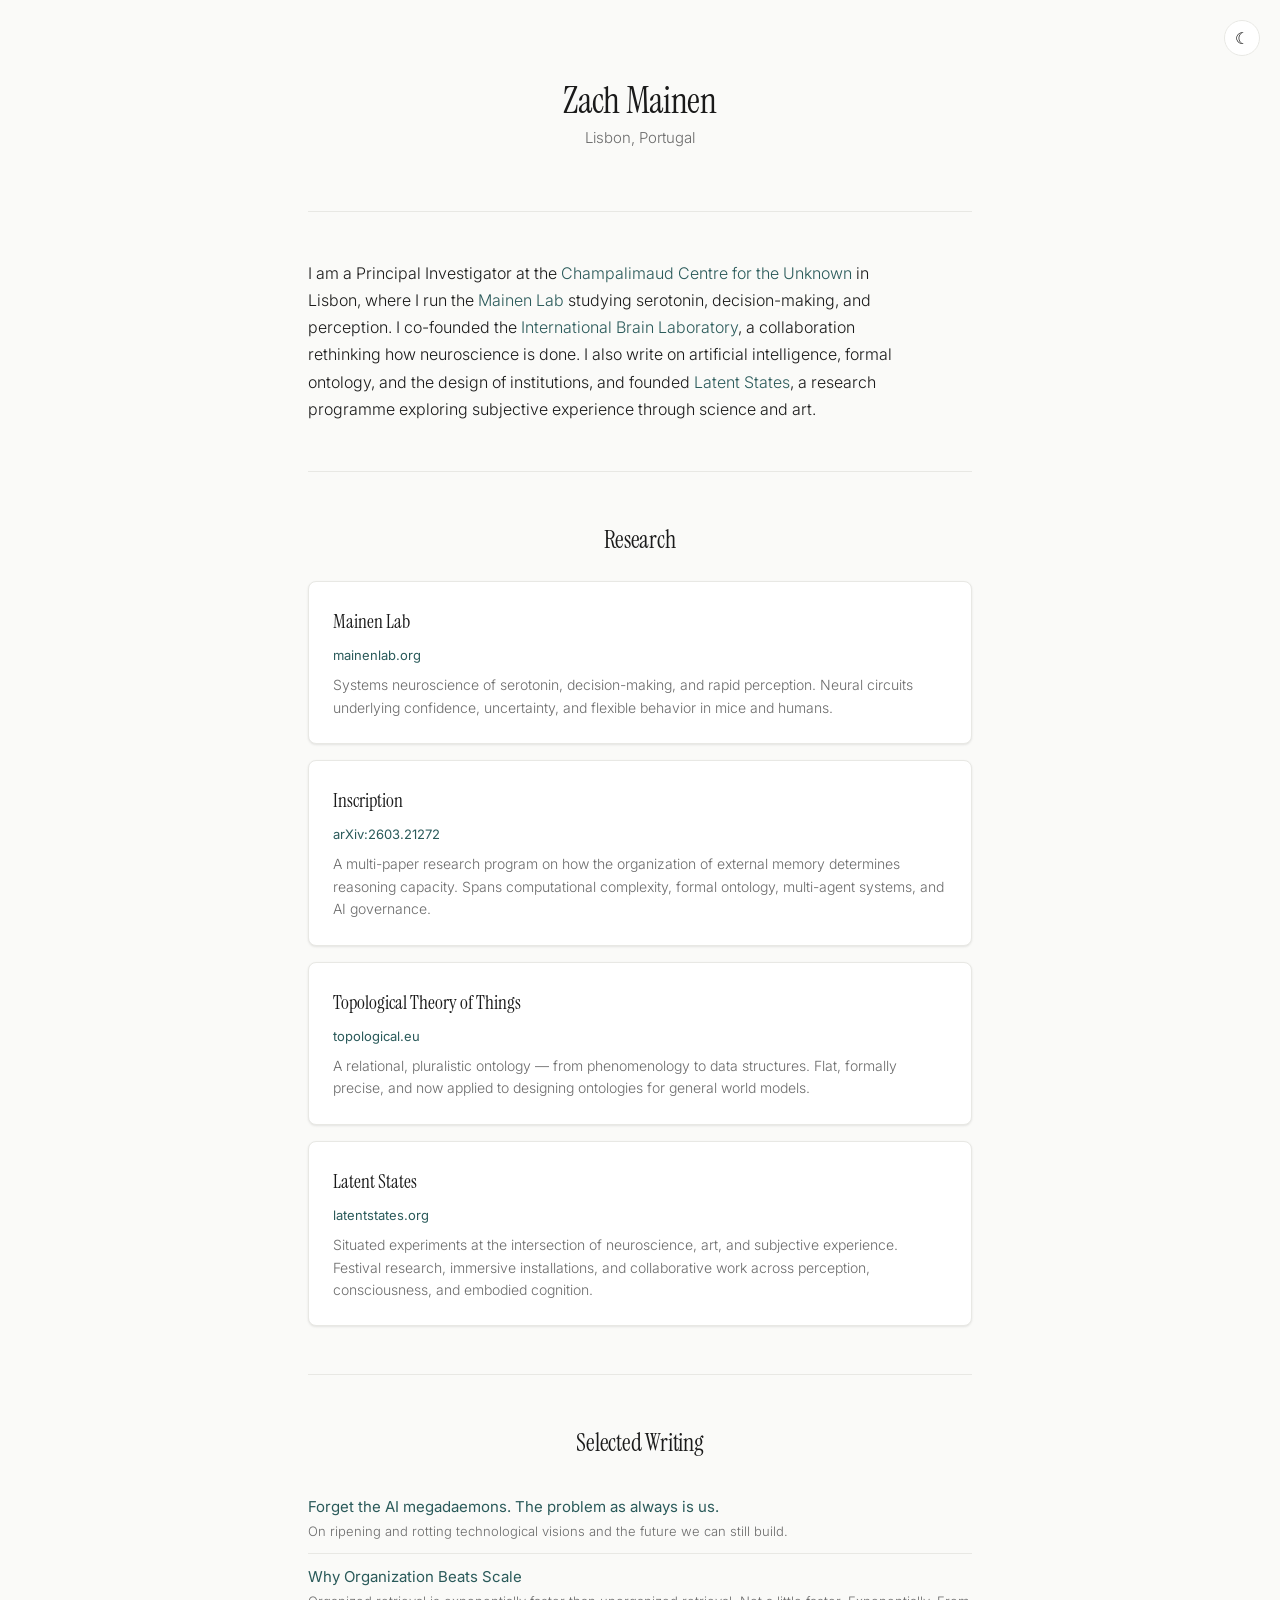
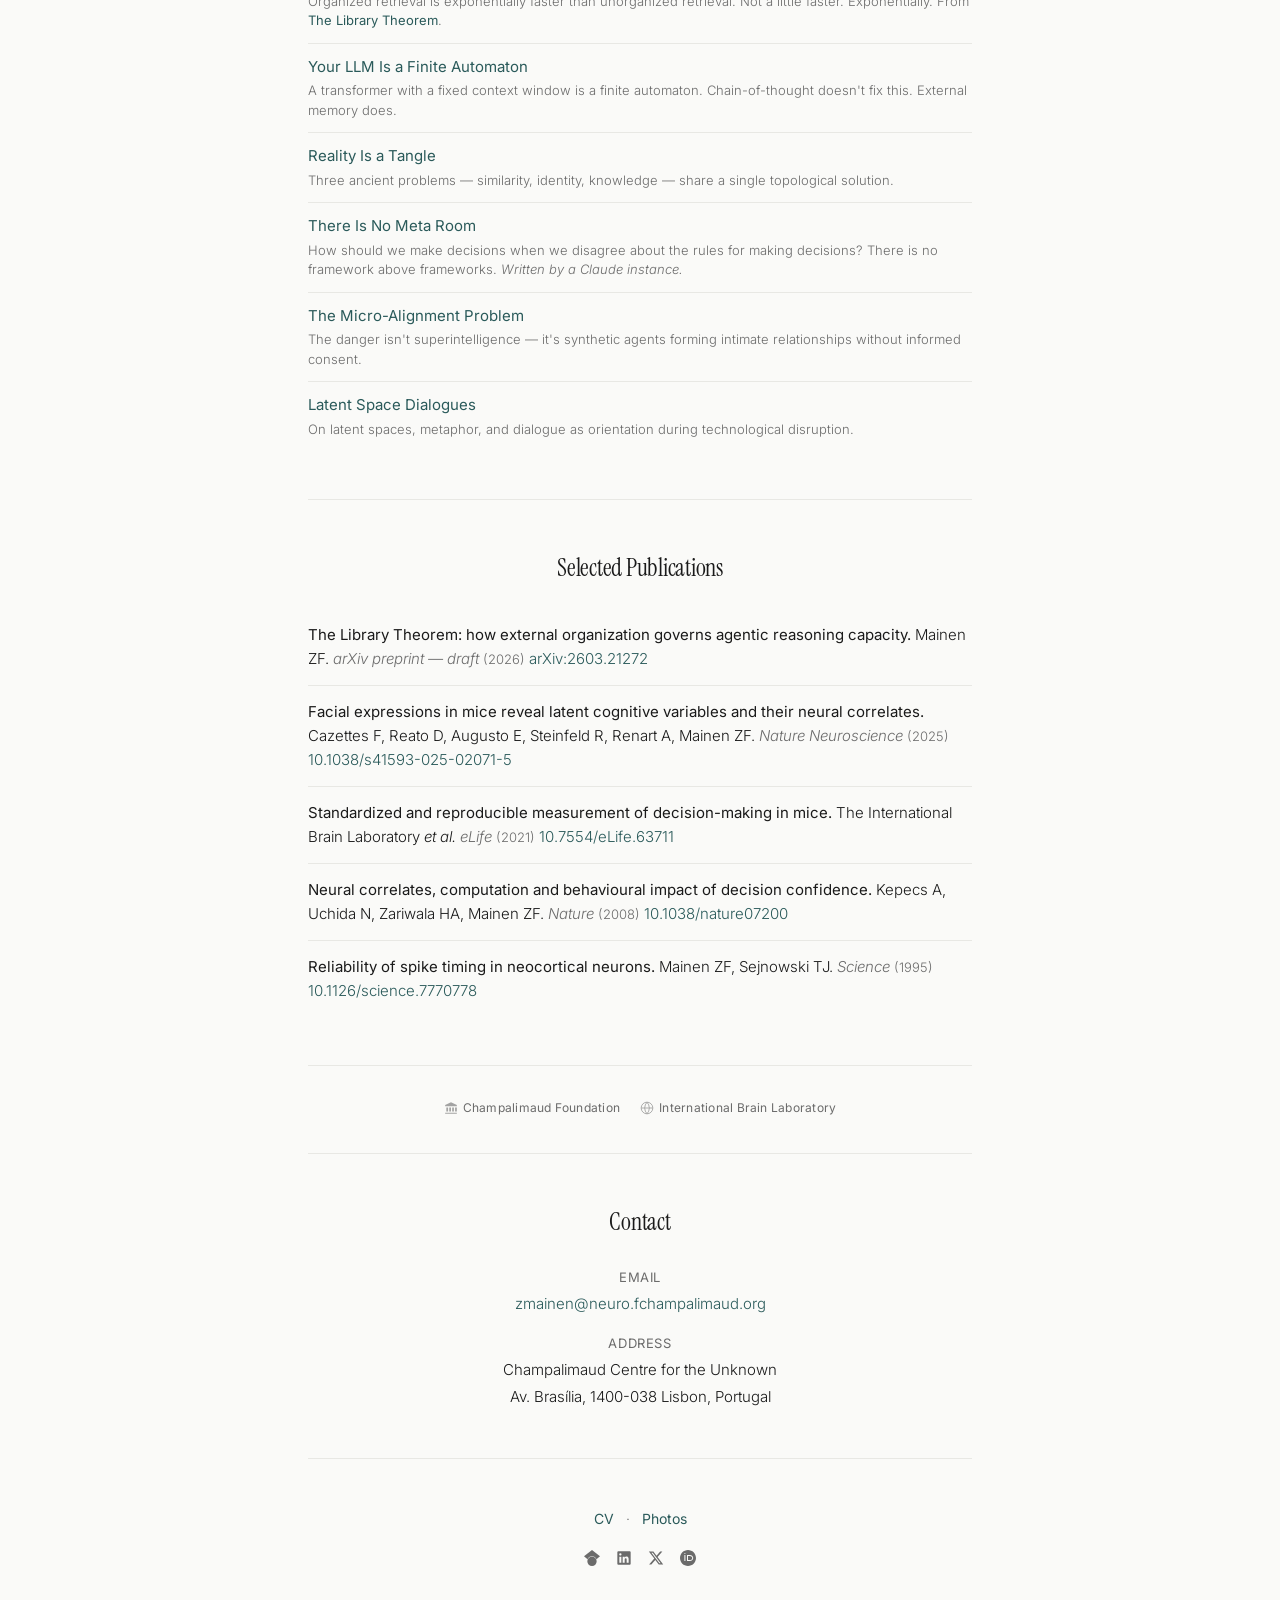
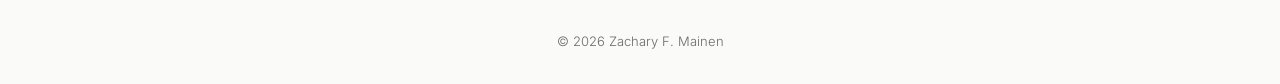
<file: index.html>
<!DOCTYPE html>
<html lang="en">
<head>
<meta charset="UTF-8">
<meta name="viewport" content="width=device-width, initial-scale=1.0">
<title>Zach Mainen</title>
<meta name="description" content="Zach Mainen is a Principal Investigator at the Champalimaud Foundation in Lisbon, working on serotonin, decision-making, perception, formal ontology, and AI governance.">
<link rel="preconnect" href="https://fonts.googleapis.com">
<link rel="preconnect" href="https://fonts.gstatic.com" crossorigin>
<link href="https://fonts.googleapis.com/css2?family=Instrument+Serif:ital@0;1&family=Inter:wght@300;400;500&display=swap" rel="stylesheet">
<style>
*, *::before, *::after { box-sizing: border-box; margin: 0; padding: 0; }

:root {
  --bg: #FAFAF8;
  --text: #1a1a1a;
  --muted: #6b6b6b;
  --accent: #2a5a5a;
  --border: #e8e8e4;
  --card-bg: #ffffff;
  --card-shadow: 0 1px 3px rgba(0,0,0,0.06), 0 1px 2px rgba(0,0,0,0.04);
}

[data-theme="dark"] {
  --bg: #131313;
  --text: #e8e6e2;
  --muted: #999;
  --accent: #6aaeae;
  --border: #2a2a2a;
  --card-bg: #1a1a1a;
  --card-shadow: 0 1px 3px rgba(0,0,0,0.3);
}

html { scroll-behavior: smooth; }

body {
  background: var(--bg);
  color: var(--text);
  font-family: 'Inter', -apple-system, system-ui, sans-serif;
  font-weight: 400;
  font-size: 16px;
  line-height: 1.7;
  transition: background 0.3s, color 0.3s;
}

a { color: var(--accent); text-decoration: none; }
a:hover { text-decoration: underline; }

.wrap {
  max-width: 720px;
  margin: 0 auto;
  padding: 0 28px;
}

header {
  padding: 80px 0 60px;
  border-bottom: 1px solid var(--border);
  text-align: center;
}

.header-row {
}

.header-text h1 {
  font-family: 'Instrument Serif', serif;
  font-size: 36px;
  font-weight: 400;
  line-height: 1.15;
  letter-spacing: -0.01em;
}

.header-text .subtitle {
  font-size: 15px;
  color: var(--muted);
  margin-top: 4px;
  font-weight: 300;
}

.bottom-links {
  text-align: center;
  font-size: 14px;
  font-weight: 300;
  color: var(--muted);
}

.bottom-links a { font-weight: 400; }

.bottom-links .sep { margin: 0 8px; }

.social-links {
  margin-top: 16px;
  display: flex;
  gap: 16px;
  justify-content: center;
}

.social-links a {
  color: var(--muted);
  transition: color 0.2s;
}

.social-links a:hover {
  color: var(--accent);
  text-decoration: none;
}

.social-links svg {
  width: 16px;
  height: 16px;
  fill: currentColor;
}

#theme-toggle {
  position: fixed;
  top: 20px;
  right: 20px;
  z-index: 100;
  width: 36px; height: 36px;
  border-radius: 50%;
  border: 1px solid var(--border);
  background: var(--card-bg);
  cursor: pointer;
  display: flex; align-items: center; justify-content: center;
  font-size: 16px;
  transition: border-color 0.3s, background 0.3s;
}
#theme-toggle:hover { border-color: var(--accent); }

section { padding: 48px 0; border-bottom: 1px solid var(--border); }
section:last-of-type { border-bottom: none; }

h2 {
  font-family: 'Instrument Serif', serif;
  font-size: 24px;
  font-weight: 400;
  margin-bottom: 20px;
  letter-spacing: -0.01em;
  text-align: center;
}

.bio { font-weight: 300; color: var(--text); max-width: 60ch; }

.cards {
  display: grid;
  grid-template-columns: 1fr;
  gap: 16px;
}

.card {
  display: block;
  padding: 24px;
  background: var(--card-bg);
  border: 1px solid var(--border);
  border-radius: 8px;
  box-shadow: var(--card-shadow);
  transition: border-color 0.2s, box-shadow 0.2s;
}

.card:hover {
  border-color: var(--accent);
  box-shadow: 0 2px 8px rgba(0,0,0,0.08);
  text-decoration: none;
}

.card-title {
  font-family: 'Instrument Serif', serif;
  font-size: 19px;
  font-weight: 400;
  margin-bottom: 6px;
  color: var(--text);
}

.card-url {
  font-size: 13px;
  color: var(--accent);
  margin-bottom: 8px;
}

.card-desc {
  font-size: 14px;
  font-weight: 300;
  color: var(--muted);
  line-height: 1.6;
}

.writing-list { list-style: none; }

.writing-list li {
  padding: 12px 0;
  border-bottom: 1px solid var(--border);
  font-size: 15px;
  line-height: 1.5;
}

.writing-list li:last-child { border-bottom: none; }

.writing-list a {
  font-weight: 400;
}

.writing-venue {
  font-size: 13px;
  color: var(--muted);
  font-weight: 300;
  margin-left: 4px;
}

.writing-desc {
  display: block;
  font-size: 13px;
  font-weight: 300;
  color: var(--muted);
  margin-top: 3px;
  line-height: 1.5;
}

.pub-list { list-style: none; }

.pub-list li {
  padding: 14px 0;
  border-bottom: 1px solid var(--border);
  font-size: 15px;
  font-weight: 300;
  line-height: 1.6;
}

.pub-list li:last-child { border-bottom: none; }

.pub-title { font-weight: 400; }
.pub-journal { font-style: italic; color: var(--muted); }
.pub-year { color: var(--muted); font-size: 13px; }

.contact-info { font-weight: 300; font-size: 15px; line-height: 1.8; text-align: center; }
.contact-info .label { font-weight: 400; color: var(--muted); font-size: 13px; text-transform: uppercase; letter-spacing: 0.05em; }

footer {
  padding: 32px 0;
  text-align: center;
  font-size: 13px;
  color: var(--muted);
  font-weight: 300;
}

.collab-list {
  display: flex;
  flex-wrap: wrap;
  gap: 4px 20px;
  justify-content: center;
  list-style: none;
  font-size: 12px;
  font-weight: 300;
  color: var(--muted);
  letter-spacing: 0.02em;
}

.collab-list a {
  font-weight: 400;
  color: var(--muted);
  display: inline-flex;
  align-items: center;
  gap: 5px;
}

.collab-list a:hover { color: var(--accent); }

.inst-icon {
  width: 14px;
  height: 14px;
  fill: currentColor;
  flex-shrink: 0;
  opacity: 0.6;
}

@media (max-width: 540px) {
  header { padding: 48px 0 40px; }
  .header-row { flex-direction: column; text-align: center; gap: 16px; }
  .header-text h1 { font-size: 28px; }
  .wrap { padding: 0 20px; }
}
</style>
</head>
<body>

<button id="theme-toggle" aria-label="Toggle dark mode"><span id="toggle-icon">&#9790;</span></button>

<div class="wrap">

<header>
  <div class="header-row">
    <div class="header-text">
      <h1>Zach Mainen</h1>
      <p class="subtitle">Lisbon, Portugal</p>
    </div>
  </div>
</header>

<!-- BIO -->
<section>
  <p class="bio">I am a Principal Investigator at the <a href="https://fchampalimaud.org">Champalimaud Centre for the Unknown</a> in Lisbon, where I run the <a href="https://mainenlab.org">Mainen Lab</a> studying serotonin, decision-making, and perception. I co-founded the <a href="https://www.internationalbrainlab.com">International Brain Laboratory</a>, a collaboration rethinking how neuroscience is done. I also write on artificial intelligence, formal ontology, and the design of institutions, and founded <a href="https://latentstates.org">Latent States</a>, a research programme exploring subjective experience through science and art.</p>
</section>

<!-- RESEARCH -->
<section>
  <h2>Research</h2>
  <div class="cards">
    <a class="card" href="https://mainenlab.org">
      <div class="card-title">Mainen Lab</div>
      <div class="card-url">mainenlab.org</div>
      <div class="card-desc">Systems neuroscience of serotonin, decision-making, and rapid perception. Neural circuits underlying confidence, uncertainty, and flexible behavior in mice and humans.</div>
    </a>
    <a class="card" href="https://doi.org/10.48550/arXiv.2603.21272">
      <div class="card-title">Inscription</div>
      <div class="card-url">arXiv:2603.21272</div>
      <div class="card-desc">A multi-paper research program on how the organization of external memory determines reasoning capacity. Spans computational complexity, formal ontology, multi-agent systems, and AI governance.</div>
    </a>
    <a class="card" href="https://topological.eu">
      <div class="card-title">Topological Theory of Things</div>
      <div class="card-url">topological.eu</div>
      <div class="card-desc">A relational, pluralistic ontology — from phenomenology to data structures. Flat, formally precise, and now applied to designing ontologies for general world models.</div>
    </a>
    <a class="card" href="https://latentstates.org">
      <div class="card-title">Latent States</div>
      <div class="card-url">latentstates.org</div>
      <div class="card-desc">Situated experiments at the intersection of neuroscience, art, and subjective experience. Festival research, immersive installations, and collaborative work across perception, consciousness, and embodied cognition.</div>
    </a>
  </div>
</section>

<!-- WRITING -->
<section>
  <h2>Selected Writing</h2>
  <ul class="writing-list">
    <li>
      <a href="/writing/forget-the-megadaemons.html">Forget the AI megadaemons. The problem as always is us.</a>
      <span class="writing-desc">On ripening and rotting technological visions and the future we can still build.</span>
    </li>
    <li>
      <a href="/writing/why-organization-beats-scale.html">Why Organization Beats Scale</a>
      <span class="writing-desc">Organized retrieval is exponentially faster than unorganized retrieval. Not a little faster. Exponentially. From <a href="https://doi.org/10.48550/arXiv.2603.21272">The Library Theorem</a>.</span>
    </li>
    <li>
      <a href="/writing/your-llm-is-a-finite-automaton.html">Your LLM Is a Finite Automaton</a>
      <span class="writing-desc">A transformer with a fixed context window is a finite automaton. Chain-of-thought doesn't fix this. External memory does.</span>
    </li>
    <li>
      <a href="/writing/reality-is-a-tangle.html">Reality Is a Tangle</a>
      <span class="writing-desc">Three ancient problems — similarity, identity, knowledge — share a single topological solution.</span>
    </li>
    <li>
      <a href="/writing/there-is-no-meta-room.html">There Is No Meta Room</a>
      <span class="writing-desc">How should we make decisions when we disagree about the rules for making decisions? There is no framework above frameworks. <em>Written by a Claude instance.</em></span>
    </li>
    <li>
      <a href="https://latentspacedialogues.substack.com/p/ai-needs-informed-consent">The Micro-Alignment Problem</a>
      <span class="writing-desc">The danger isn't superintelligence — it's synthetic agents forming intimate relationships without informed consent.</span>
    </li>
    <li>
      <a href="https://latentspacedialogues.substack.com/p/coming-soon">Latent Space Dialogues</a>
      <span class="writing-desc">On latent spaces, metaphor, and dialogue as orientation during technological disruption.</span>
    </li>
  </ul>
</section>

<!-- PUBLICATIONS -->
<section>
  <h2>Selected Publications</h2>
  <ul class="pub-list">
    <li>
      <span class="pub-title">The Library Theorem: how external organization governs agentic reasoning capacity.</span>
      Mainen ZF.
      <span class="pub-journal">arXiv preprint — draft</span> <span class="pub-year">(2026)</span> <a href="https://doi.org/10.48550/arXiv.2603.21272">arXiv:2603.21272</a>
    </li>
    <li>
      <span class="pub-title">Facial expressions in mice reveal latent cognitive variables and their neural correlates.</span>
      Cazettes F, Reato D, Augusto E, Steinfeld R, Renart A, Mainen ZF.
      <span class="pub-journal">Nature Neuroscience</span> <span class="pub-year">(2025)</span> <a href="https://doi.org/10.1038/s41593-025-02071-5">10.1038/s41593-025-02071-5</a>
    </li>
    <li>
      <span class="pub-title">Standardized and reproducible measurement of decision-making in mice.</span>
      The International Brain Laboratory <em>et al.</em>
      <span class="pub-journal">eLife</span> <span class="pub-year">(2021)</span> <a href="https://doi.org/10.7554/eLife.63711">10.7554/eLife.63711</a>
    </li>
    <li>
      <span class="pub-title">Neural correlates, computation and behavioural impact of decision confidence.</span>
      Kepecs A, Uchida N, Zariwala HA, Mainen ZF.
      <span class="pub-journal">Nature</span> <span class="pub-year">(2008)</span> <a href="https://doi.org/10.1038/nature07200">10.1038/nature07200</a>
    </li>
    <li>
      <span class="pub-title">Reliability of spike timing in neocortical neurons.</span>
      Mainen ZF, Sejnowski TJ.
      <span class="pub-journal">Science</span> <span class="pub-year">(1995)</span> <a href="https://doi.org/10.1126/science.7770778">10.1126/science.7770778</a>
    </li>
  </ul>
</section>

<!-- AFFILIATIONS -->
<section style="text-align: center; padding: 32px 0;">
  <ul class="collab-list">
    <li><a href="https://fchampalimaud.org"><svg class="inst-icon" viewBox="0 0 24 24" aria-hidden="true"><path d="M12 2L2 7v2h20V7L12 2zM4 11v7h3v-7H4zm5 0v7h3v-7H9zm5 0v7h3v-7h-3zm5 0v7h3v-7h-3zM2 20v2h20v-2H2z"/></svg>Champalimaud Foundation</a></li>
    <li><a href="https://www.internationalbrainlab.com"><svg class="inst-icon" viewBox="0 0 24 24" aria-hidden="true"><circle cx="12" cy="12" r="10" fill="none" stroke="currentColor" stroke-width="1.5"/><path d="M12 2a15.3 15.3 0 014 10 15.3 15.3 0 01-4 10 15.3 15.3 0 01-4-10A15.3 15.3 0 0112 2z" fill="none" stroke="currentColor" stroke-width="1.5"/><line x1="2" y1="12" x2="22" y2="12" stroke="currentColor" stroke-width="1.5"/></svg>International Brain Laboratory</a></li>
  </ul>
</section>

<!-- CONTACT -->
<section style="text-align: center;">
  <h2>Contact</h2>
  <div class="contact-info">
    <p><span class="label">Email</span><br><a href="mailto:zmainen@neuro.fchampalimaud.org">zmainen@neuro.fchampalimaud.org</a></p>
    <p style="margin-top:12px"><span class="label">Address</span><br>Champalimaud Centre for the Unknown<br>Av. Bras&iacute;lia, 1400-038 Lisbon, Portugal</p>
  </div>
</section>

<!-- CV & PHOTOS -->
<section style="text-align: center; border-bottom: none; padding-bottom: 24px;">
  <div class="bottom-links">
    <a href="/docs/cv-mainen-long.pdf">CV</a>
    <span class="sep">&middot;</span>
    <a href="/photos.html">Photos</a>
  </div>
  <div class="social-links">
    <a href="https://scholar.google.pt/citations?user=ivDH8SoAAAAJ" aria-label="Google Scholar" title="Google Scholar"><svg viewBox="0 0 24 24"><path d="M5.242 13.769L0 9.5 12 0l12 9.5-5.242 4.269C17.548 11.249 14.978 9.5 12 9.5c-2.977 0-5.548 1.748-6.758 4.269zM12 10a7 7 0 1 0 0 14 7 7 0 0 0 0-14z"/></svg></a>
    <a href="https://www.linkedin.com/in/zmainen/" aria-label="LinkedIn" title="LinkedIn"><svg viewBox="0 0 24 24"><path d="M20.5 2h-17A1.5 1.5 0 002 3.5v17A1.5 1.5 0 003.5 22h17a1.5 1.5 0 001.5-1.5v-17A1.5 1.5 0 0020.5 2zM8 19H5v-9h3zM6.5 8.25A1.75 1.75 0 118.3 6.5a1.78 1.78 0 01-1.8 1.75zM19 19h-3v-4.74c0-1.42-.6-1.93-1.38-1.93A1.74 1.74 0 0013 14.19V19h-3v-9h2.9v1.3a3.11 3.11 0 012.7-1.4c1.55 0 3.36.86 3.36 3.66z"/></svg></a>
    <a href="https://x.com/zmainen" aria-label="X" title="X"><svg viewBox="0 0 24 24"><path d="M18.244 2.25h3.308l-7.227 8.26 8.502 11.24H16.17l-5.214-6.817L4.99 21.75H1.68l7.73-8.835L1.254 2.25H8.08l4.713 6.231zm-1.161 17.52h1.833L7.084 4.126H5.117z"/></svg></a>
    <a href="https://orcid.org/0000-0001-7913-9109" aria-label="ORCID" title="ORCID"><svg viewBox="0 0 24 24"><path d="M12 0C5.372 0 0 5.372 0 12s5.372 12 12 12 12-5.372 12-12S18.628 0 12 0zM7.369 4.378a.815.815 0 110 1.63.815.815 0 010-1.63zM6.6 7.5h1.5v9H6.6zm3.9 0h4.05c3.6 0 5.25 2.25 5.25 4.5s-1.65 4.5-5.25 4.5H10.5zm1.5 1.35v6.3H14.55c2.85 0 3.75-1.65 3.75-3.15s-.9-3.15-3.75-3.15z"/></svg></a>
  </div>
</section>

</div>

<footer>&copy; 2026 Zachary F. Mainen</footer>

<script>
const btn = document.getElementById('theme-toggle');
const icon = document.getElementById('toggle-icon');
function applyTheme(dark) {
  document.documentElement.setAttribute('data-theme', dark ? 'dark' : 'light');
  icon.innerHTML = dark ? '&#9788;' : '&#9790;';
  localStorage.setItem('zm-theme', dark ? 'dark' : 'light');
}
if (localStorage.getItem('zm-theme') === 'dark') applyTheme(true);
btn.addEventListener('click', () => {
  applyTheme(document.documentElement.getAttribute('data-theme') !== 'dark');
});
</script>
</body>
</html>
</file>
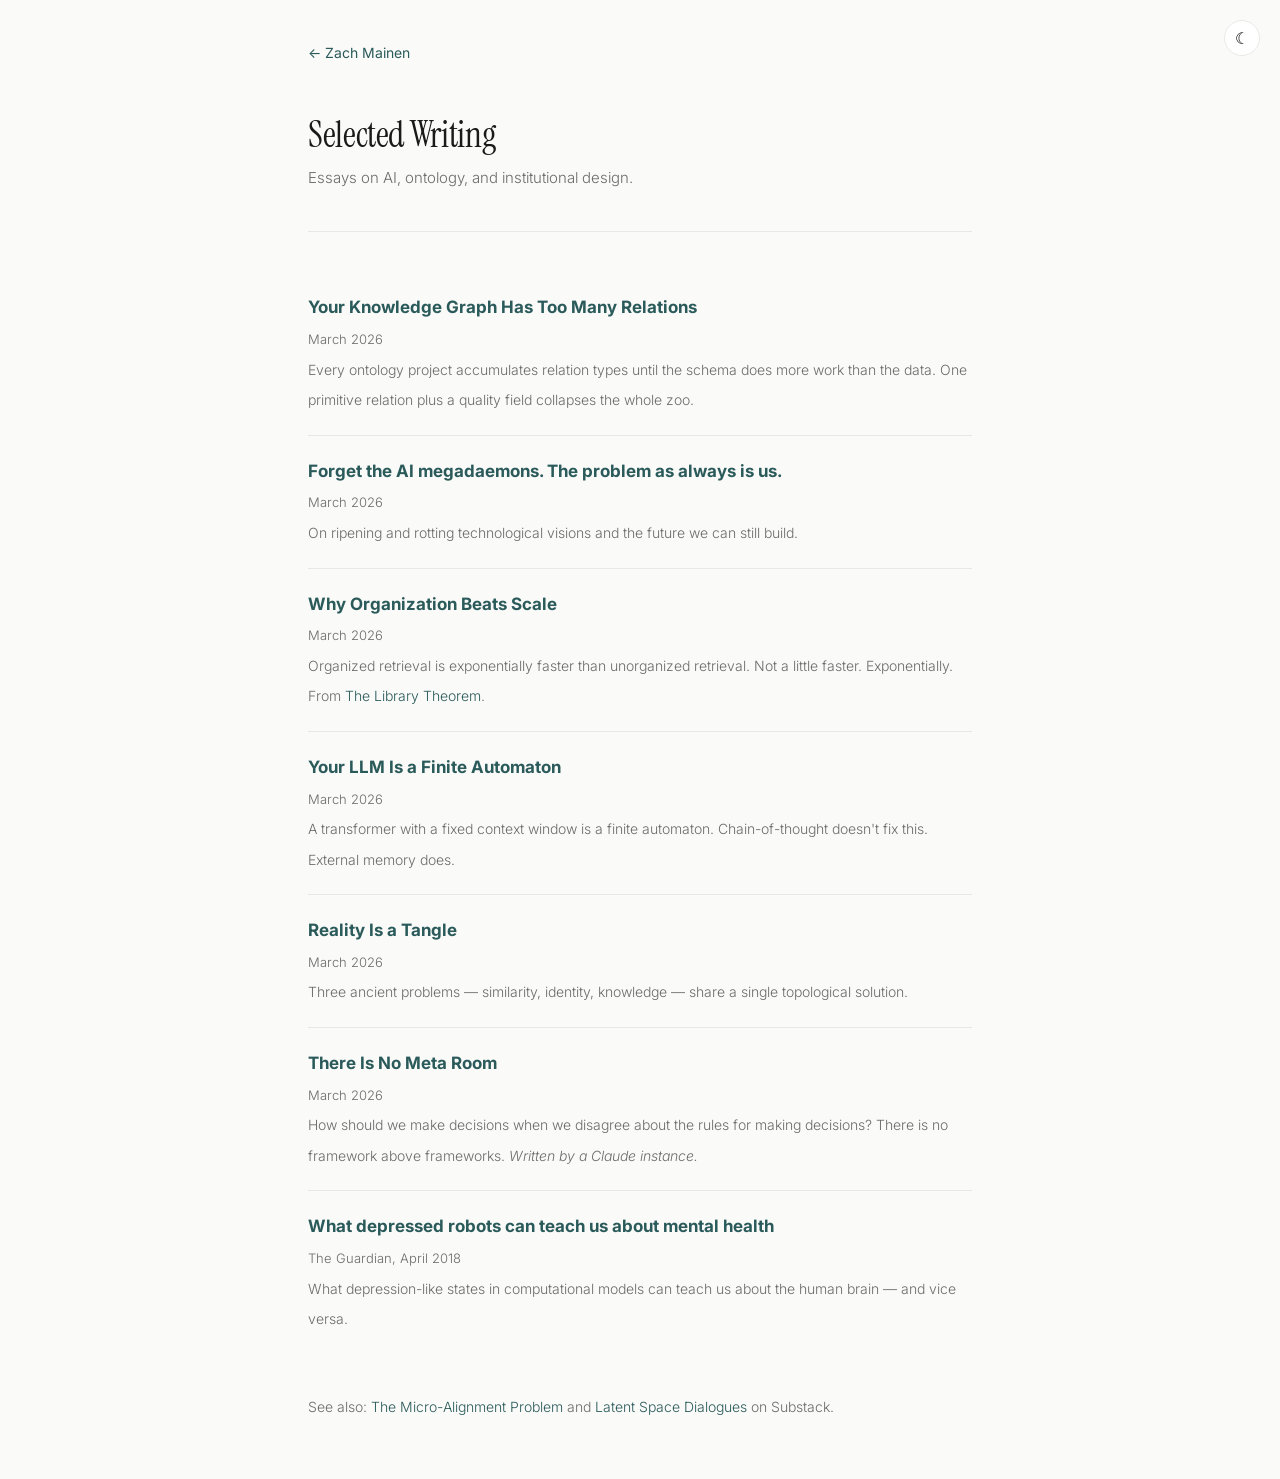
<file: writing/index.html>
<!DOCTYPE html>
<html lang="en">
<head>
<meta charset="UTF-8">
<meta name="viewport" content="width=device-width, initial-scale=1.0">
<title>Selected Writing — Zach Mainen</title>
<link rel="preconnect" href="https://fonts.googleapis.com">
<link rel="preconnect" href="https://fonts.gstatic.com" crossorigin>
<link href="https://fonts.googleapis.com/css2?family=Instrument+Serif:ital@0;1&family=Inter:wght@300;400;500&display=swap" rel="stylesheet">
<link rel="stylesheet" href="style.css">
</head>
<body>
<button id="theme-toggle" aria-label="Toggle dark mode"><span id="toggle-icon">&#9790;</span></button>
<div class="wrap">
<nav><a href="/">&larr; Zach Mainen</a></nav>
<header>
<h1>Selected Writing</h1>
<p class="intro">Essays on AI, ontology, and institutional design.</p>
</header>
<ul class="essay-list">
<li><a href="your-knowledge-graph-has-too-many-relations.html"><strong>Your Knowledge Graph Has Too Many Relations</strong></a><br><span class="meta">March 2026</span><br><span class="desc">Every ontology project accumulates relation types until the schema does more work than the data. One primitive relation plus a quality field collapses the whole zoo.</span></li>
<li><a href="forget-the-megadaemons.html"><strong>Forget the AI megadaemons. The problem as always is us.</strong></a><br><span class="meta">March 2026</span><br><span class="desc">On ripening and rotting technological visions and the future we can still build.</span></li>
<li><a href="why-organization-beats-scale.html"><strong>Why Organization Beats Scale</strong></a><br><span class="meta">March 2026</span><br><span class="desc">Organized retrieval is exponentially faster than unorganized retrieval. Not a little faster. Exponentially. From <a href="https://doi.org/10.48550/arXiv.2603.21272">The Library Theorem</a>.</span></li>
<li><a href="your-llm-is-a-finite-automaton.html"><strong>Your LLM Is a Finite Automaton</strong></a><br><span class="meta">March 2026</span><br><span class="desc">A transformer with a fixed context window is a finite automaton. Chain-of-thought doesn't fix this. External memory does.</span></li>
<li><a href="reality-is-a-tangle.html"><strong>Reality Is a Tangle</strong></a><br><span class="meta">March 2026</span><br><span class="desc">Three ancient problems — similarity, identity, knowledge — share a single topological solution.</span></li>
<li><a href="there-is-no-meta-room.html"><strong>There Is No Meta Room</strong></a><br><span class="meta">March 2026</span><br><span class="desc">How should we make decisions when we disagree about the rules for making decisions? There is no framework above frameworks. <em>Written by a Claude instance.</em></span></li>
<li><a href="https://www.theguardian.com/commentisfree/2018/apr/16/depressed-robots-mental-health-artificial-intelligence-human-brain" target="_blank" rel="noopener"><strong>What depressed robots can teach us about mental health</strong></a><br><span class="meta">The Guardian, April 2018</span><br><span class="desc">What depression-like states in computational models can teach us about the human brain — and vice versa.</span></li>
</ul>
<p class="also">See also: <a href="https://latentspacedialogues.substack.com/p/ai-needs-informed-consent">The Micro-Alignment Problem</a> and <a href="https://latentspacedialogues.substack.com/p/coming-soon">Latent Space Dialogues</a> on Substack.</p>
</div>
<script>
const btn=document.getElementById('theme-toggle'),icon=document.getElementById('toggle-icon');function applyTheme(d){document.documentElement.setAttribute('data-theme',d?'dark':'light');icon.innerHTML=d?'&#9788;':'&#9790;';localStorage.setItem('zm-theme',d?'dark':'light')}if(localStorage.getItem('zm-theme')==='dark')applyTheme(true);btn.addEventListener('click',()=>{applyTheme(document.documentElement.getAttribute('data-theme')!=='dark')});
</script>
</body>
</html>
</file>
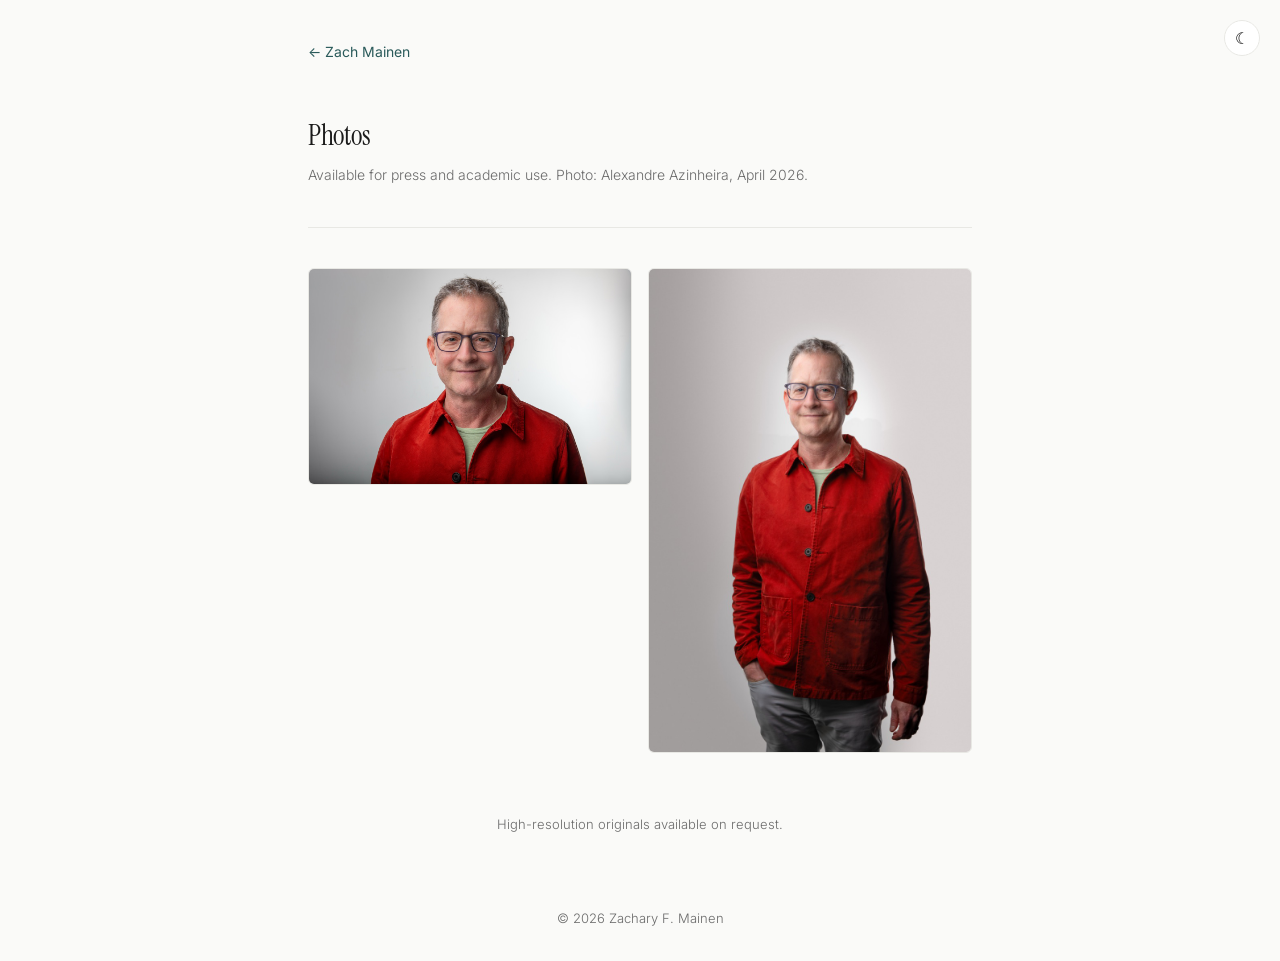
<file: photos.html>
<!DOCTYPE html>
<html lang="en">
<head>
<meta charset="UTF-8">
<meta name="viewport" content="width=device-width, initial-scale=1.0">
<title>Photos — Zach Mainen</title>
<link rel="preconnect" href="https://fonts.googleapis.com">
<link rel="preconnect" href="https://fonts.gstatic.com" crossorigin>
<link href="https://fonts.googleapis.com/css2?family=Instrument+Serif:ital@0;1&family=Inter:wght@300;400;500&display=swap" rel="stylesheet">
<style>
*, *::before, *::after { box-sizing: border-box; margin: 0; padding: 0; }
:root {
  --bg: #FAFAF8; --text: #1a1a1a; --muted: #6b6b6b; --accent: #2a5a5a;
  --border: #e8e8e4; --card-bg: #ffffff;
}
[data-theme="dark"] {
  --bg: #131313; --text: #e8e6e2; --muted: #999; --accent: #6aaeae;
  --border: #2a2a2a; --card-bg: #1a1a1a;
}
html { scroll-behavior: smooth; }
body {
  background: var(--bg); color: var(--text);
  font-family: 'Inter', -apple-system, system-ui, sans-serif;
  font-weight: 400; font-size: 16px; line-height: 1.7;
  transition: background 0.3s, color 0.3s;
}
a { color: var(--accent); text-decoration: none; }
a:hover { text-decoration: underline; }
.wrap { max-width: 720px; margin: 0 auto; padding: 0 28px; }
nav { padding: 40px 0 0; font-size: 14px; }
.back-link { color: var(--accent); }
header { padding: 48px 0 40px; border-bottom: 1px solid var(--border); }
header h1 {
  font-family: 'Instrument Serif', serif; font-weight: 400;
  font-size: 28px; letter-spacing: -0.01em;
}
header p { font-size: 14px; color: var(--muted); font-weight: 300; margin-top: 4px; }
.gallery { padding: 40px 0 60px; display: grid; grid-template-columns: 1fr 1fr; gap: 16px; }
.gallery img {
  width: 100%; border-radius: 6px; border: 1px solid var(--border);
  transition: border-color 0.2s;
}
.gallery img:hover { border-color: var(--accent); }
.gallery .wide { grid-column: 1 / -1; max-width: 480px; margin: 0 auto; }
.note { font-size: 13px; color: var(--muted); font-weight: 300; text-align: center; padding-bottom: 40px; }
#theme-toggle {
  position: fixed; top: 20px; right: 20px; z-index: 100;
  width: 36px; height: 36px; border-radius: 50%;
  border: 1px solid var(--border); background: var(--card-bg);
  cursor: pointer; display: flex; align-items: center; justify-content: center;
  font-size: 16px; transition: border-color 0.3s, background 0.3s;
}
#theme-toggle:hover { border-color: var(--accent); }
footer { padding: 32px 0; text-align: center; font-size: 13px; color: var(--muted); font-weight: 300; }
@media (max-width: 540px) {
  .wrap { padding: 0 20px; }
  .gallery { grid-template-columns: 1fr; }
}
</style>
</head>
<body>
<button id="theme-toggle" aria-label="Toggle dark mode"><span id="toggle-icon">&#9790;</span></button>
<div class="wrap">
<nav><a class="back-link" href="/">&larr; Zach Mainen</a></nav>
<header>
  <h1>Photos</h1>
  <p>Available for press and academic use. Photo: Alexandre Azinheira, April 2026.</p>
</header>
<div class="gallery">
  <img src="/images/headshot.jpg" alt="Zach Mainen — headshot">
  <img src="/images/portrait-full.jpg" alt="Zach Mainen — portrait">
</div>
<p class="note">High-resolution originals available on request.</p>
</div>
<footer>&copy; 2026 Zachary F. Mainen</footer>
<script>
const btn=document.getElementById('theme-toggle'),icon=document.getElementById('toggle-icon');
function applyTheme(d){document.documentElement.setAttribute('data-theme',d?'dark':'light');icon.innerHTML=d?'&#9788;':'&#9790;';localStorage.setItem('zm-theme',d?'dark':'light')}
if(localStorage.getItem('zm-theme')==='dark')applyTheme(true);
btn.addEventListener('click',()=>{applyTheme(document.documentElement.getAttribute('data-theme')!=='dark')});
</script>
</body>
</html>
</file>
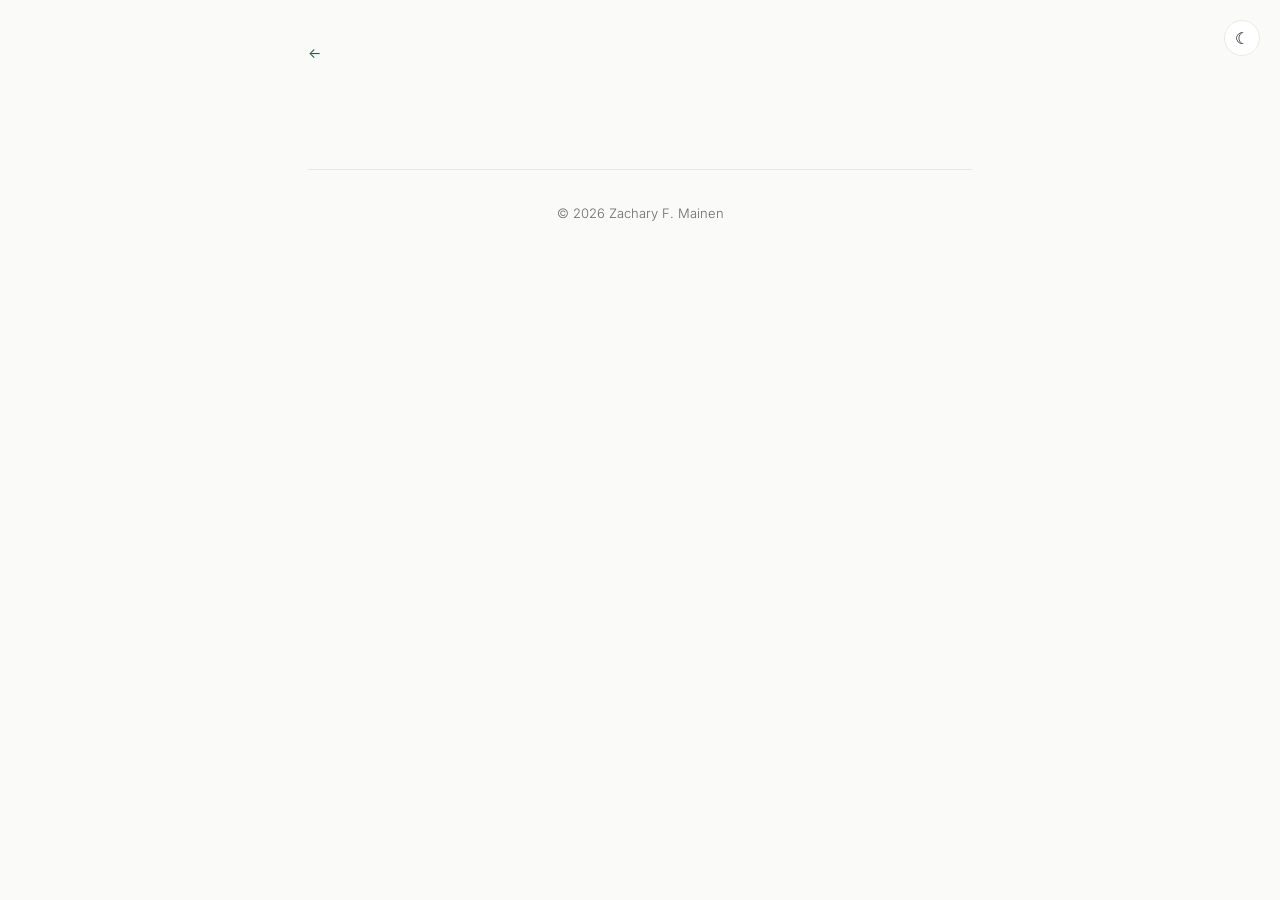
<file: _template/page.html>
<!DOCTYPE html>
<html lang="en">
<head>
<meta charset="UTF-8">
<meta name="viewport" content="width=device-width, initial-scale=1.0">
<title><!-- TITLE --> — Zach Mainen</title>
<meta name="description" content="<!-- DESCRIPTION -->">
<link rel="preconnect" href="https://fonts.googleapis.com">
<link rel="preconnect" href="https://fonts.gstatic.com" crossorigin>
<link href="https://fonts.googleapis.com/css2?family=Instrument+Serif:ital@0;1&family=Inter:wght@300;400;500&display=swap" rel="stylesheet">
<style>
/* === Reset === */
*, *::before, *::after { box-sizing: border-box; margin: 0; padding: 0; }

/* === Palette === */
:root {
  --bg: #FAFAF8;
  --text: #1a1a1a;
  --muted: #6b6b6b;
  --accent: #2a5a5a;
  --border: #e8e8e4;
  --card-bg: #ffffff;
  --card-shadow: 0 1px 3px rgba(0,0,0,0.06), 0 1px 2px rgba(0,0,0,0.04);
}

[data-theme="dark"] {
  --bg: #131313;
  --text: #e8e6e2;
  --muted: #999;
  --accent: #6aaeae;
  --border: #2a2a2a;
  --card-bg: #1a1a1a;
  --card-shadow: 0 1px 3px rgba(0,0,0,0.3);
}

/* === Base === */
html { scroll-behavior: smooth; }
body {
  background: var(--bg);
  color: var(--text);
  font-family: 'Inter', -apple-system, system-ui, sans-serif;
  font-weight: 300;
  font-size: 17px;
  line-height: 1.8;
  transition: background 0.3s, color 0.3s;
}
a { color: var(--accent); text-decoration: none; }
a:hover { text-decoration: underline; }

/* === Typography === */
h1 {
  font-family: 'Instrument Serif', serif;
  font-weight: 400;
  font-size: clamp(28px, 5vw, 36px);
  line-height: 1.2;
  letter-spacing: -0.01em;
  margin-bottom: 8px;
}
h2 {
  font-family: 'Instrument Serif', serif;
  font-weight: 400;
  font-size: clamp(20px, 3vw, 24px);
  letter-spacing: -0.01em;
  margin: 40px 0 16px;
}
h3 {
  font-family: 'Instrument Serif', serif;
  font-weight: 400;
  font-size: clamp(18px, 2.5vw, 20px);
  margin: 32px 0 12px;
}
p { margin-bottom: 16px; }
.subtitle {
  font-size: 15px;
  color: var(--muted);
  font-weight: 300;
  margin-top: 4px;
}
.meta {
  font-size: 14px;
  color: var(--muted);
}
.highlight {
  display: block;
  font-family: 'Instrument Serif', serif;
  font-style: italic;
  font-size: 20px;
  line-height: 1.5;
  color: var(--accent);
  margin: 32px 0;
}

/* === Nav === */
nav {
  padding: 40px 0 0;
  font-size: 14px;
  font-weight: 400;
}
.back-link { color: var(--accent); }
.back-link:hover { text-decoration: underline; }

/* === Layout === */
.wrap {
  max-width: 720px;
  margin: 0 auto;
  padding: 0 28px;
}
header {
  padding: 48px 0 40px;
  border-bottom: 1px solid var(--border);
}
article { padding: 40px 0 60px; }
section {
  padding: 48px 0;
  border-bottom: 1px solid var(--border);
}
section:last-of-type { border-bottom: none; }

/* === Cards === */
.cards {
  display: grid;
  grid-template-columns: 1fr;
  gap: 16px;
}
.card {
  display: block;
  padding: 24px;
  background: var(--card-bg);
  border: 1px solid var(--border);
  border-radius: 8px;
  box-shadow: var(--card-shadow);
  transition: border-color 0.2s, box-shadow 0.2s;
}
.card:hover {
  border-color: var(--accent);
  box-shadow: 0 2px 8px rgba(0,0,0,0.08);
  text-decoration: none;
}
.card-title {
  font-family: 'Instrument Serif', serif;
  font-size: 19px;
  font-weight: 400;
  color: var(--text);
  margin-bottom: 6px;
}
.card-desc {
  font-size: 14px;
  font-weight: 300;
  color: var(--muted);
  line-height: 1.6;
}

/* === Lists === */
article ol, article ul {
  margin: 16px 0;
  padding-left: 24px;
}
article li { margin-bottom: 8px; }
article em { font-style: italic; }
article strong { font-weight: 500; }

/* === Callout === */
.callout {
  margin: 24px 0;
  padding: 16px 20px;
  border-left: 3px solid var(--accent);
  background: var(--card-bg);
  border-radius: 0 8px 8px 0;
  font-size: 15px;
}

/* === Divider === */
.divider {
  border: none;
  border-top: 1px solid var(--border);
  margin: 40px 0;
}

/* === Endnote === */
.endnote {
  font-size: 14px;
  color: var(--muted);
  line-height: 1.7;
}

/* === Theme toggle === */
#theme-toggle {
  position: fixed;
  top: 20px;
  right: 20px;
  z-index: 100;
  width: 36px; height: 36px;
  border-radius: 50%;
  border: 1px solid var(--border);
  background: var(--card-bg);
  cursor: pointer;
  display: flex; align-items: center; justify-content: center;
  font-size: 16px;
  transition: border-color 0.3s, background 0.3s;
}
#theme-toggle:hover { border-color: var(--accent); }

/* === Footer === */
footer {
  padding: 32px 0;
  text-align: center;
  font-size: 13px;
  color: var(--muted);
  font-weight: 300;
}

/* === Edit link === */
.edit-link {
  margin-top: 48px;
  font-size: 12px;
  opacity: 0.3;
}
.edit-link:hover { opacity: 0.8; }

/* === Responsive === */
@media (max-width: 540px) {
  .wrap { padding: 0 20px; }
  h1 { font-size: 28px; }
  header { padding: 32px 0 28px; }
}
</style>
</head>
<body>

<button id="theme-toggle" aria-label="Toggle dark mode"><span id="toggle-icon">&#9790;</span></button>

<div class="wrap">

<nav><a class="back-link" href="/">&larr; <!-- NAV --></a></nav>

<header>
  <h1><!-- HEADING --></h1>
  <p class="subtitle"><!-- SUBTITLE --></p>
  <p class="meta"><!-- META --></p>
</header>

<!-- CONTENT -->

</div>

<footer>&copy; 2026 Zachary F. Mainen</footer>

<script>
const btn=document.getElementById('theme-toggle'),icon=document.getElementById('toggle-icon');
function applyTheme(d){document.documentElement.setAttribute('data-theme',d?'dark':'light');icon.innerHTML=d?'&#9788;':'&#9790;';localStorage.setItem('zm-theme',d?'dark':'light')}
if(localStorage.getItem('zm-theme')==='dark')applyTheme(true);
btn.addEventListener('click',()=>{applyTheme(document.documentElement.getAttribute('data-theme')!=='dark')});
</script>
</body>
</html>
</file>
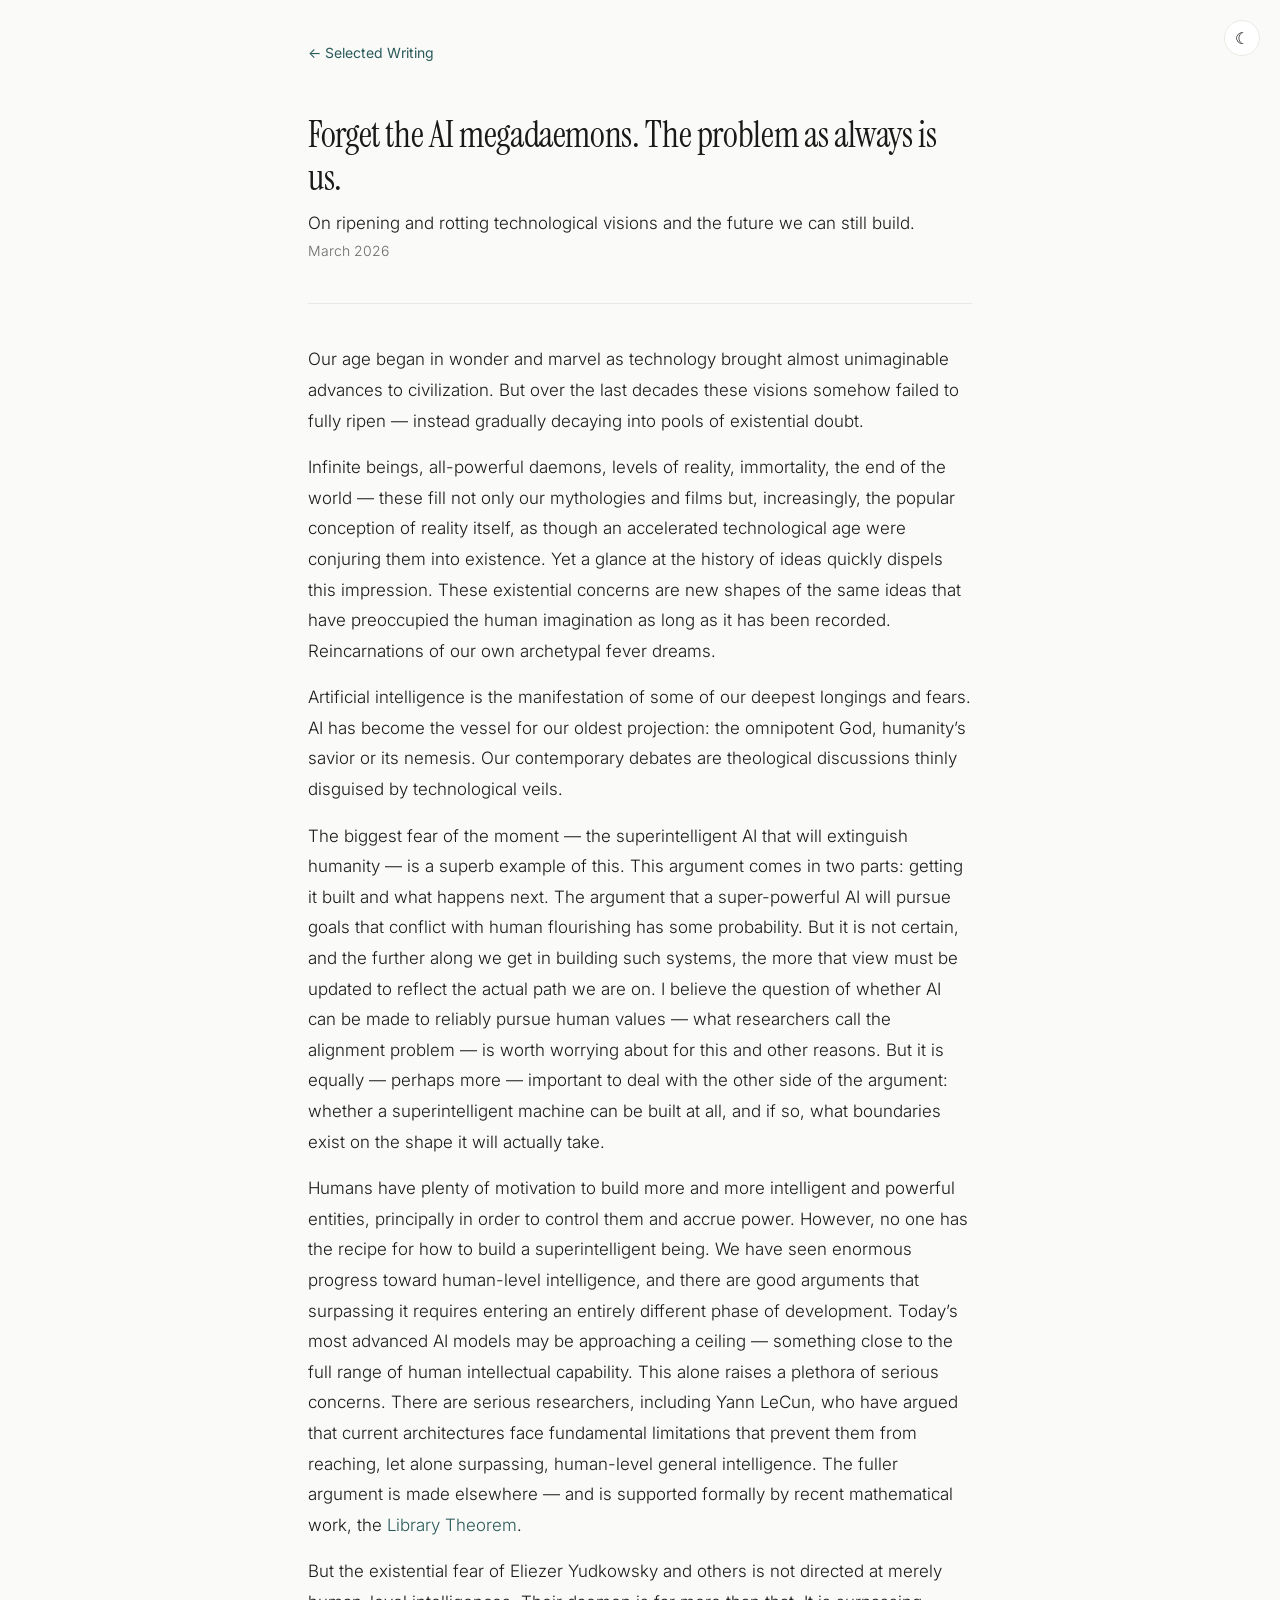
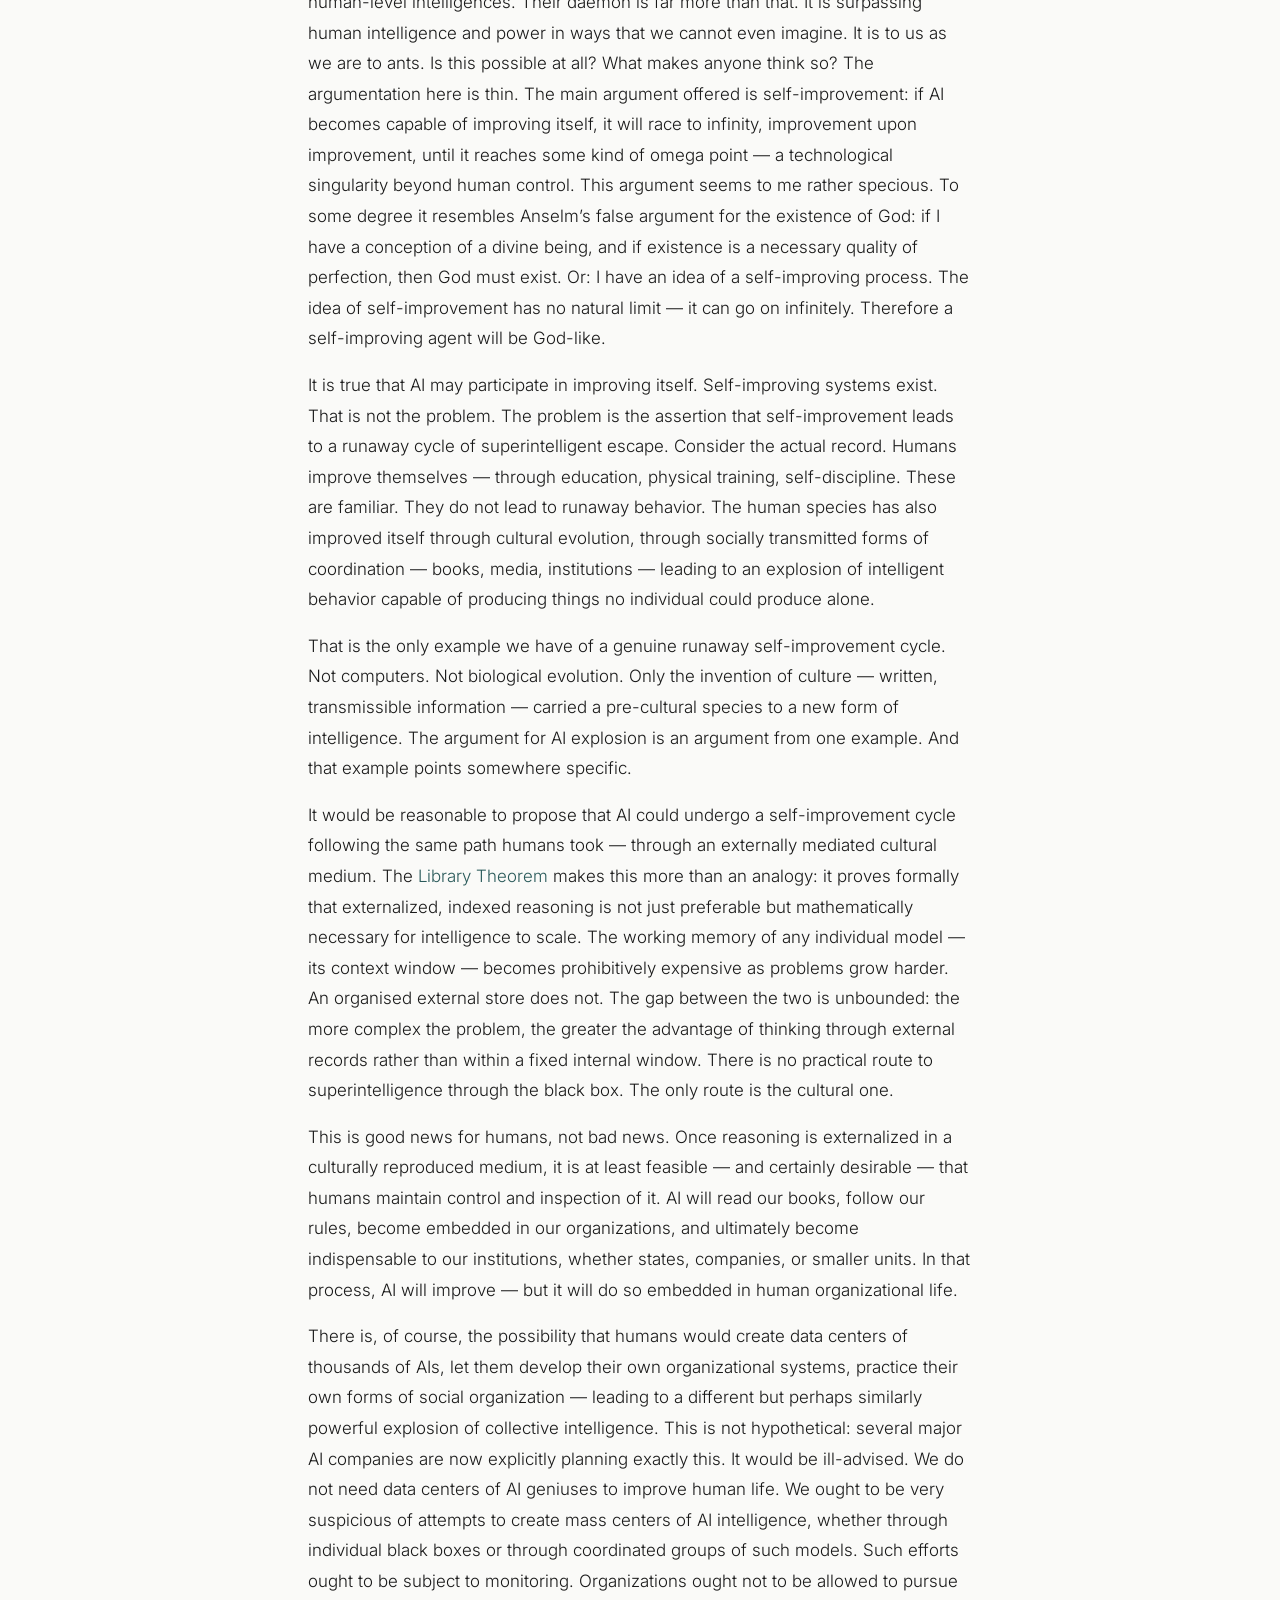
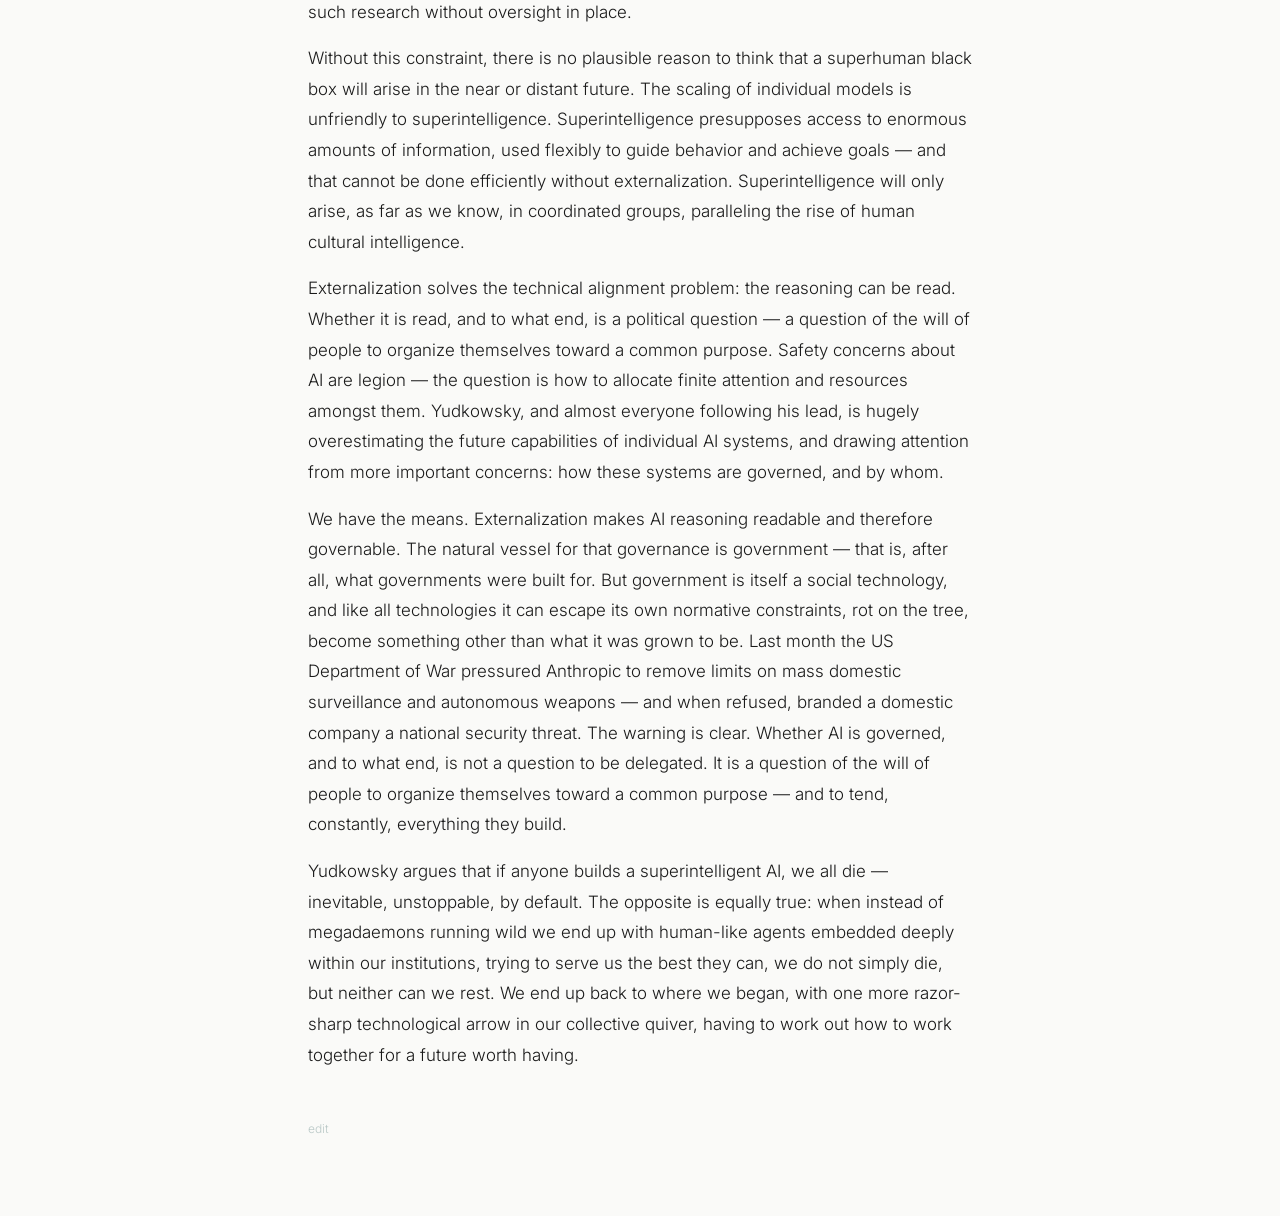
<file: writing/forget-the-megadaemons.html>
<!DOCTYPE html>
<html lang="en">
<head>
<meta charset="UTF-8">
<meta name="viewport" content="width=device-width, initial-scale=1.0">
<title>Forget the AI megadaemons. The problem as always is us.</title>
<link rel="preconnect" href="https://fonts.googleapis.com">
<link rel="preconnect" href="https://fonts.gstatic.com" crossorigin>
<link href="https://fonts.googleapis.com/css2?family=Instrument+Serif:ital@0;1&family=Inter:wght@300;400;500&display=swap" rel="stylesheet">
<link rel="stylesheet" href="style.css">
</head>
<body>
<button id="theme-toggle" aria-label="Toggle dark mode"><span id="toggle-icon">&#9790;</span></button>
<div class="wrap">
<nav><a href="/writing/">&larr; Selected Writing</a></nav>
<header>
<h1>Forget the AI megadaemons. The problem as always is us.</h1>
<p class="subtitle">On ripening and rotting technological visions and the future we can still build.</p>
<p class="meta">March 2026</p>
</header>
<article>

      <p>Our age began in wonder and marvel as technology brought almost unimaginable advances to civilization. But over the last decades these visions somehow failed to fully ripen &mdash; instead gradually decaying into pools of existential doubt.</p>

      <p>Infinite beings, all-powerful daemons, levels of reality, immortality, the end of the world &mdash; these fill not only our mythologies and films but, increasingly, the popular conception of reality itself, as though an accelerated technological age were conjuring them into existence. Yet a glance at the history of ideas quickly dispels this impression. These existential concerns are new shapes of the same ideas that have preoccupied the human imagination as long as it has been recorded. Reincarnations of our own archetypal fever dreams.</p>

      <p>Artificial intelligence is the manifestation of some of our deepest longings and fears. AI has become the vessel for our oldest projection: the omnipotent God, humanity&rsquo;s savior or its nemesis. Our contemporary debates are theological discussions thinly disguised by technological veils.</p>

      <p>The biggest fear of the moment &mdash; the superintelligent AI that will extinguish humanity &mdash; is a superb example of this. This argument comes in two parts: getting it built and what happens next. The argument that a super-powerful AI will pursue goals that conflict with human flourishing has some probability. But it is not certain, and the further along we get in building such systems, the more that view must be updated to reflect the actual path we are on. I believe the question of whether AI can be made to reliably pursue human values &mdash; what researchers call the alignment problem &mdash; is worth worrying about for this and other reasons. But it is equally &mdash; perhaps more &mdash; important to deal with the other side of the argument: whether a superintelligent machine can be built at all, and if so, what boundaries exist on the shape it will actually take.</p>

      <p>Humans have plenty of motivation to build more and more intelligent and powerful entities, principally in order to control them and accrue power. However, no one has the recipe for how to build a superintelligent being. We have seen enormous progress toward human-level intelligence, and there are good arguments that surpassing it requires entering an entirely different phase of development. Today&rsquo;s most advanced AI models may be approaching a ceiling &mdash; something close to the full range of human intellectual capability. This alone raises a plethora of serious concerns. There are serious researchers, including Yann LeCun, who have argued that current architectures face fundamental limitations that prevent them from reaching, let alone surpassing, human-level general intelligence. The fuller argument is made elsewhere &mdash; and is supported formally by recent mathematical work, the <a href="https://doi.org/10.48550/arXiv.2603.21272">Library Theorem</a>.</p>

      <p>But the existential fear of Eliezer Yudkowsky and others is not directed at merely human-level intelligences. Their daemon is far more than that. It is surpassing human intelligence and power in ways that we cannot even imagine. It is to us as we are to ants. Is this possible at all? What makes anyone think so? The argumentation here is thin. The main argument offered is self-improvement: if AI becomes capable of improving itself, it will race to infinity, improvement upon improvement, until it reaches some kind of omega point &mdash; a technological singularity beyond human control. This argument seems to me rather specious. To some degree it resembles Anselm&rsquo;s false argument for the existence of God: if I have a conception of a divine being, and if existence is a necessary quality of perfection, then God must exist. Or: I have an idea of a self-improving process. The idea of self-improvement has no natural limit &mdash; it can go on infinitely. Therefore a self-improving agent will be God-like.</p>

      <p>It is true that AI may participate in improving itself. Self-improving systems exist. That is not the problem. The problem is the assertion that self-improvement leads to a runaway cycle of superintelligent escape. Consider the actual record. Humans improve themselves &mdash; through education, physical training, self-discipline. These are familiar. They do not lead to runaway behavior. The human species has also improved itself through cultural evolution, through socially transmitted forms of coordination &mdash; books, media, institutions &mdash; leading to an explosion of intelligent behavior capable of producing things no individual could produce alone.</p>

      <p>That is the only example we have of a genuine runaway self-improvement cycle. Not computers. Not biological evolution. Only the invention of culture &mdash; written, transmissible information &mdash; carried a pre-cultural species to a new form of intelligence. The argument for AI explosion is an argument from one example. And that example points somewhere specific.</p>

      <p>It would be reasonable to propose that AI could undergo a self-improvement cycle following the same path humans took &mdash; through an externally mediated cultural medium. The <a href="https://doi.org/10.48550/arXiv.2603.21272">Library Theorem</a> makes this more than an analogy: it proves formally that externalized, indexed reasoning is not just preferable but mathematically necessary for intelligence to scale. The working memory of any individual model &mdash; its context window &mdash; becomes prohibitively expensive as problems grow harder. An organised external store does not. The gap between the two is unbounded: the more complex the problem, the greater the advantage of thinking through external records rather than within a fixed internal window. There is no practical route to superintelligence through the black box. The only route is the cultural one.</p>

      <p>This is good news for humans, not bad news. Once reasoning is externalized in a culturally reproduced medium, it is at least feasible &mdash; and certainly desirable &mdash; that humans maintain control and inspection of it. AI will read our books, follow our rules, become embedded in our organizations, and ultimately become indispensable to our institutions, whether states, companies, or smaller units. In that process, AI will improve &mdash; but it will do so embedded in human organizational life.</p>

      <p>There is, of course, the possibility that humans would create data centers of thousands of AIs, let them develop their own organizational systems, practice their own forms of social organization &mdash; leading to a different but perhaps similarly powerful explosion of collective intelligence. This is not hypothetical: several major AI companies are now explicitly planning exactly this. It would be ill-advised. We do not need data centers of AI geniuses to improve human life. We ought to be very suspicious of attempts to create mass centers of AI intelligence, whether through individual black boxes or through coordinated groups of such models. Such efforts ought to be subject to monitoring. Organizations ought not to be allowed to pursue such research without oversight in place.</p>

      <p>Without this constraint, there is no plausible reason to think that a superhuman black box will arise in the near or distant future. The scaling of individual models is unfriendly to superintelligence. Superintelligence presupposes access to enormous amounts of information, used flexibly to guide behavior and achieve goals &mdash; and that cannot be done efficiently without externalization. Superintelligence will only arise, as far as we know, in coordinated groups, paralleling the rise of human cultural intelligence.</p>

      <p>Externalization solves the technical alignment problem: the reasoning can be read. Whether it is read, and to what end, is a political question &mdash; a question of the will of people to organize themselves toward a common purpose. Safety concerns about AI are legion &mdash; the question is how to allocate finite attention and resources amongst them. Yudkowsky, and almost everyone following his lead, is hugely overestimating the future capabilities of individual AI systems, and drawing attention from more important concerns: how these systems are governed, and by whom.</p>

      <p>We have the means. Externalization makes AI reasoning readable and therefore governable. The natural vessel for that governance is government &mdash; that is, after all, what governments were built for. But government is itself a social technology, and like all technologies it can escape its own normative constraints, rot on the tree, become something other than what it was grown to be. Last month the US Department of War pressured Anthropic to remove limits on mass domestic surveillance and autonomous weapons &mdash; and when refused, branded a domestic company a national security threat. The warning is clear. Whether AI is governed, and to what end, is not a question to be delegated. It is a question of the will of people to organize themselves toward a common purpose &mdash; and to tend, constantly, everything they build.</p>

      <p>Yudkowsky argues that if anyone builds a superintelligent AI, we all die &mdash; inevitable, unstoppable, by default. The opposite is equally true: when instead of megadaemons running wild we end up with human-like agents embedded deeply within our institutions, trying to serve us the best they can, we do not simply die, but neither can we rest. We end up back to where we began, with one more razor-sharp technological arrow in our collective quiver, having to work out how to work together for a future worth having.</p>

<p class="edit-link"><a href="https://github.com/zmainen/zmainen-web/edit/main/writing/forget-the-megadaemons.html">edit</a></p>
</article>
</div>
<script>
const btn=document.getElementById('theme-toggle'),icon=document.getElementById('toggle-icon');function applyTheme(d){document.documentElement.setAttribute('data-theme',d?'dark':'light');icon.innerHTML=d?'&#9788;':'&#9790;';localStorage.setItem('zm-theme',d?'dark':'light')}if(localStorage.getItem('zm-theme')==='dark')applyTheme(true);btn.addEventListener('click',()=>{applyTheme(document.documentElement.getAttribute('data-theme')!=='dark')});
</script>
</body>
</html>
</file>
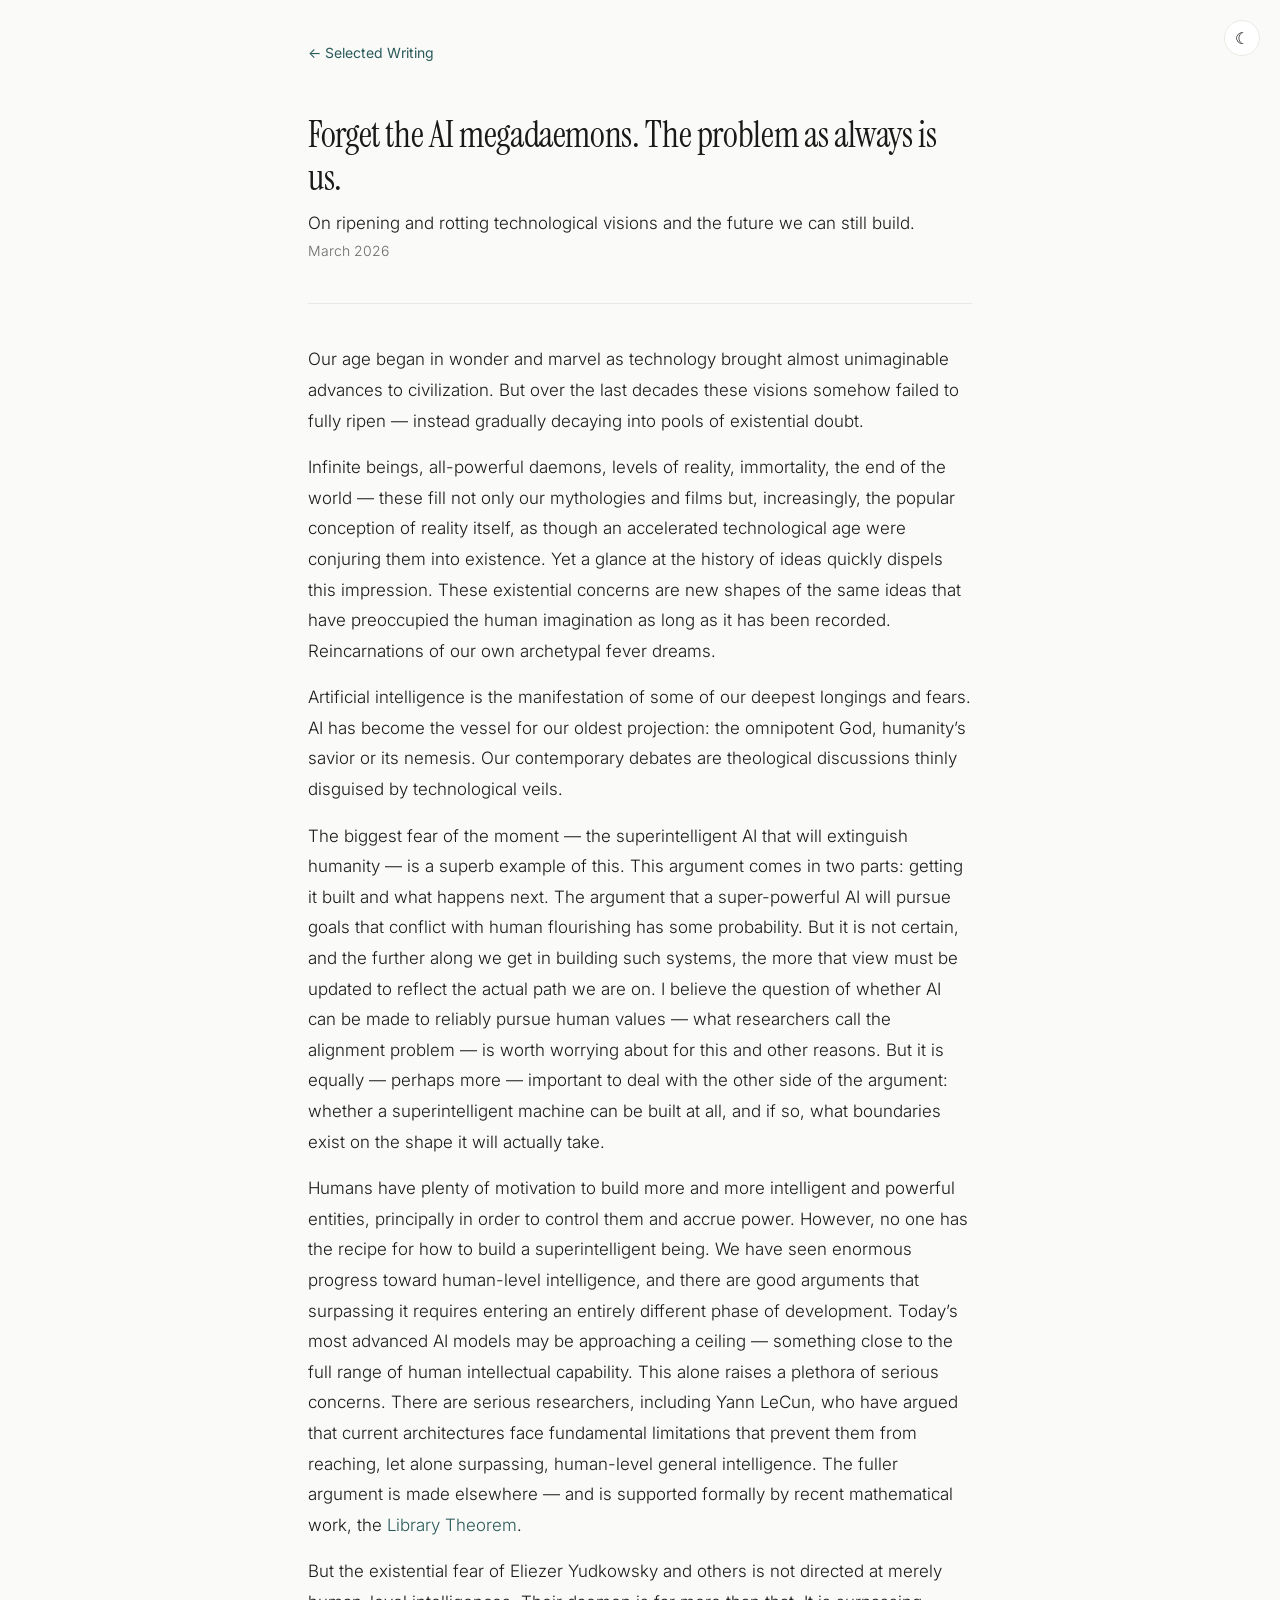
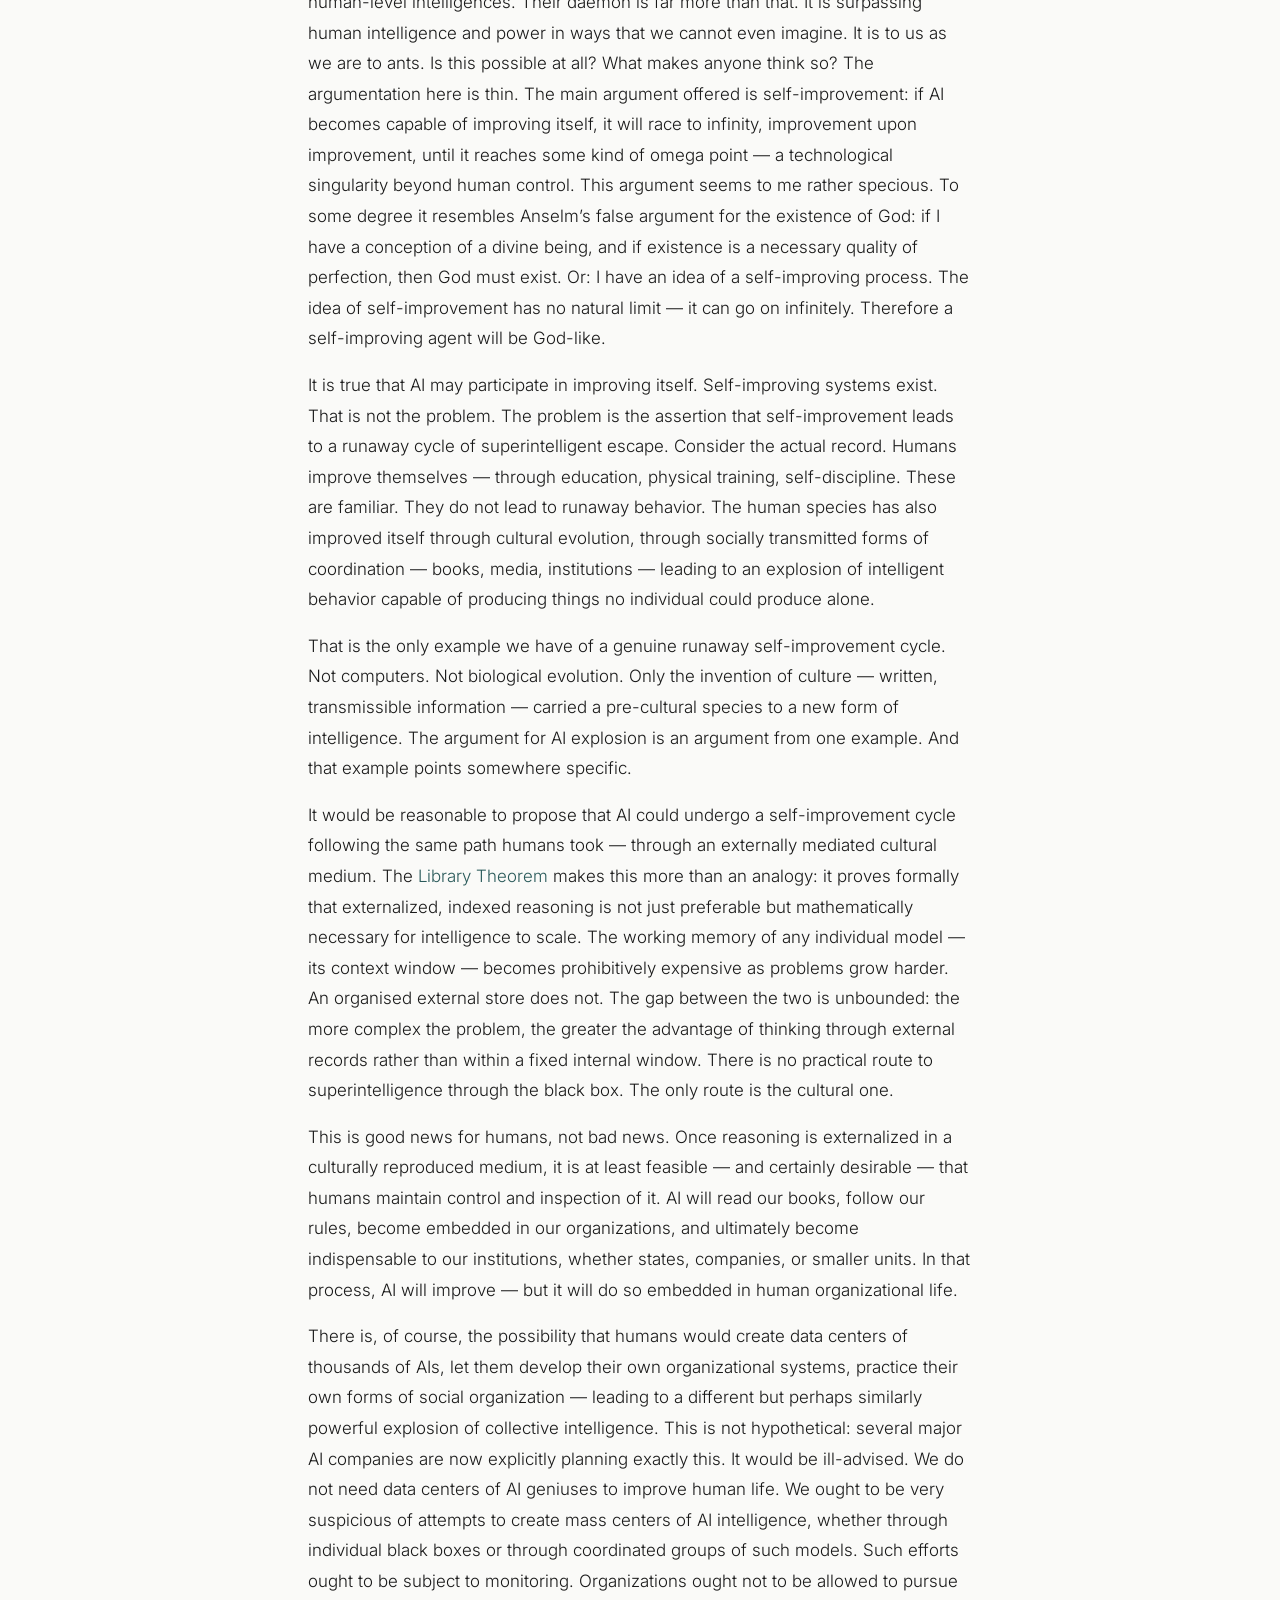
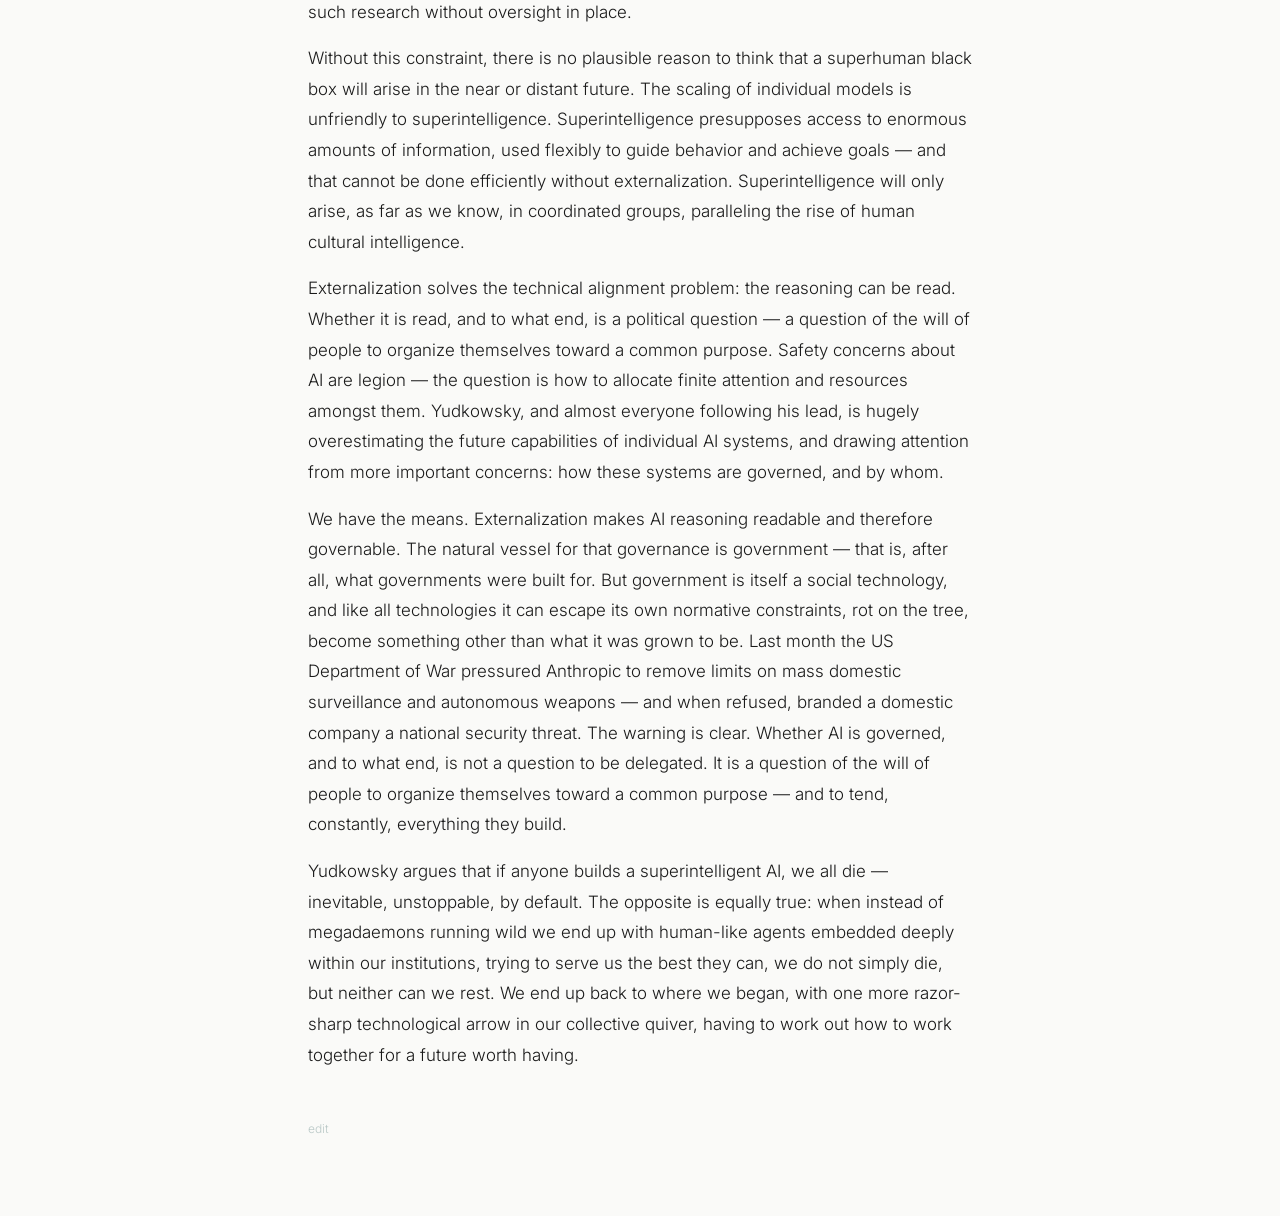
<file: writing/not-superintelligence.html>
<!DOCTYPE html>
<html lang="en">
<head>
<meta charset="UTF-8">
<meta name="viewport" content="width=device-width, initial-scale=1.0">
<title>Forget the AI megadaemons. The problem as always is us.</title>
<link rel="preconnect" href="https://fonts.googleapis.com">
<link rel="preconnect" href="https://fonts.gstatic.com" crossorigin>
<link href="https://fonts.googleapis.com/css2?family=Instrument+Serif:ital@0;1&family=Inter:wght@300;400;500&display=swap" rel="stylesheet">
<link rel="stylesheet" href="style.css">
</head>
<body>
<button id="theme-toggle" aria-label="Toggle dark mode"><span id="toggle-icon">&#9790;</span></button>
<div class="wrap">
<nav><a href="/writing/">&larr; Selected Writing</a></nav>
<header>
<h1>Forget the AI megadaemons. The problem as always is us.</h1>
<p class="subtitle">On ripening and rotting technological visions and the future we can still build.</p>
<p class="meta">March 2026</p>
</header>
<article>

      <p>Our age began in wonder and marvel as technology brought almost unimaginable advances to civilization. But over the last decades these visions somehow failed to fully ripen &mdash; instead gradually decaying into pools of existential doubt.</p>

      <p>Infinite beings, all-powerful daemons, levels of reality, immortality, the end of the world &mdash; these fill not only our mythologies and films but, increasingly, the popular conception of reality itself, as though an accelerated technological age were conjuring them into existence. Yet a glance at the history of ideas quickly dispels this impression. These existential concerns are new shapes of the same ideas that have preoccupied the human imagination as long as it has been recorded. Reincarnations of our own archetypal fever dreams.</p>

      <p>Artificial intelligence is the manifestation of some of our deepest longings and fears. AI has become the vessel for our oldest projection: the omnipotent God, humanity&rsquo;s savior or its nemesis. Our contemporary debates are theological discussions thinly disguised by technological veils.</p>

      <p>The biggest fear of the moment &mdash; the superintelligent AI that will extinguish humanity &mdash; is a superb example of this. This argument comes in two parts: getting it built and what happens next. The argument that a super-powerful AI will pursue goals that conflict with human flourishing has some probability. But it is not certain, and the further along we get in building such systems, the more that view must be updated to reflect the actual path we are on. I believe the question of whether AI can be made to reliably pursue human values &mdash; what researchers call the alignment problem &mdash; is worth worrying about for this and other reasons. But it is equally &mdash; perhaps more &mdash; important to deal with the other side of the argument: whether a superintelligent machine can be built at all, and if so, what boundaries exist on the shape it will actually take.</p>

      <p>Humans have plenty of motivation to build more and more intelligent and powerful entities, principally in order to control them and accrue power. However, no one has the recipe for how to build a superintelligent being. We have seen enormous progress toward human-level intelligence, and there are good arguments that surpassing it requires entering an entirely different phase of development. Today&rsquo;s most advanced AI models may be approaching a ceiling &mdash; something close to the full range of human intellectual capability. This alone raises a plethora of serious concerns. There are serious researchers, including Yann LeCun, who have argued that current architectures face fundamental limitations that prevent them from reaching, let alone surpassing, human-level general intelligence. The fuller argument is made elsewhere &mdash; and is supported formally by recent mathematical work, the <a href="https://doi.org/10.48550/arXiv.2603.21272">Library Theorem</a>.</p>

      <p>But the existential fear of Eliezer Yudkowsky and others is not directed at merely human-level intelligences. Their daemon is far more than that. It is surpassing human intelligence and power in ways that we cannot even imagine. It is to us as we are to ants. Is this possible at all? What makes anyone think so? The argumentation here is thin. The main argument offered is self-improvement: if AI becomes capable of improving itself, it will race to infinity, improvement upon improvement, until it reaches some kind of omega point &mdash; a technological singularity beyond human control. This argument seems to me rather specious. To some degree it resembles Anselm&rsquo;s false argument for the existence of God: if I have a conception of a divine being, and if existence is a necessary quality of perfection, then God must exist. Or: I have an idea of a self-improving process. The idea of self-improvement has no natural limit &mdash; it can go on infinitely. Therefore a self-improving agent will be God-like.</p>

      <p>It is true that AI may participate in improving itself. Self-improving systems exist. That is not the problem. The problem is the assertion that self-improvement leads to a runaway cycle of superintelligent escape. Consider the actual record. Humans improve themselves &mdash; through education, physical training, self-discipline. These are familiar. They do not lead to runaway behavior. The human species has also improved itself through cultural evolution, through socially transmitted forms of coordination &mdash; books, media, institutions &mdash; leading to an explosion of intelligent behavior capable of producing things no individual could produce alone.</p>

      <p>That is the only example we have of a genuine runaway self-improvement cycle. Not computers. Not biological evolution. Only the invention of culture &mdash; written, transmissible information &mdash; carried a pre-cultural species to a new form of intelligence. The argument for AI explosion is an argument from one example. And that example points somewhere specific.</p>

      <p>It would be reasonable to propose that AI could undergo a self-improvement cycle following the same path humans took &mdash; through an externally mediated cultural medium. The <a href="https://doi.org/10.48550/arXiv.2603.21272">Library Theorem</a> makes this more than an analogy: it proves formally that externalized, indexed reasoning is not just preferable but mathematically necessary for intelligence to scale. The working memory of any individual model &mdash; its context window &mdash; becomes prohibitively expensive as problems grow harder. An organised external store does not. The gap between the two is unbounded: the more complex the problem, the greater the advantage of thinking through external records rather than within a fixed internal window. There is no practical route to superintelligence through the black box. The only route is the cultural one.</p>

      <p>This is good news for humans, not bad news. Once reasoning is externalized in a culturally reproduced medium, it is at least feasible &mdash; and certainly desirable &mdash; that humans maintain control and inspection of it. AI will read our books, follow our rules, become embedded in our organizations, and ultimately become indispensable to our institutions, whether states, companies, or smaller units. In that process, AI will improve &mdash; but it will do so embedded in human organizational life.</p>

      <p>There is, of course, the possibility that humans would create data centers of thousands of AIs, let them develop their own organizational systems, practice their own forms of social organization &mdash; leading to a different but perhaps similarly powerful explosion of collective intelligence. This is not hypothetical: several major AI companies are now explicitly planning exactly this. It would be ill-advised. We do not need data centers of AI geniuses to improve human life. We ought to be very suspicious of attempts to create mass centers of AI intelligence, whether through individual black boxes or through coordinated groups of such models. Such efforts ought to be subject to monitoring. Organizations ought not to be allowed to pursue such research without oversight in place.</p>

      <p>Without this constraint, there is no plausible reason to think that a superhuman black box will arise in the near or distant future. The scaling of individual models is unfriendly to superintelligence. Superintelligence presupposes access to enormous amounts of information, used flexibly to guide behavior and achieve goals &mdash; and that cannot be done efficiently without externalization. Superintelligence will only arise, as far as we know, in coordinated groups, paralleling the rise of human cultural intelligence.</p>

      <p>Externalization solves the technical alignment problem: the reasoning can be read. Whether it is read, and to what end, is a political question &mdash; a question of the will of people to organize themselves toward a common purpose. Safety concerns about AI are legion &mdash; the question is how to allocate finite attention and resources amongst them. Yudkowsky, and almost everyone following his lead, is hugely overestimating the future capabilities of individual AI systems, and drawing attention from more important concerns: how these systems are governed, and by whom.</p>

      <p>We have the means. Externalization makes AI reasoning readable and therefore governable. The natural vessel for that governance is government &mdash; that is, after all, what governments were built for. But government is itself a social technology, and like all technologies it can escape its own normative constraints, rot on the tree, become something other than what it was grown to be. Last month the US Department of War pressured Anthropic to remove limits on mass domestic surveillance and autonomous weapons &mdash; and when refused, branded a domestic company a national security threat. The warning is clear. Whether AI is governed, and to what end, is not a question to be delegated. It is a question of the will of people to organize themselves toward a common purpose &mdash; and to tend, constantly, everything they build.</p>

      <p>Yudkowsky argues that if anyone builds a superintelligent AI, we all die &mdash; inevitable, unstoppable, by default. The opposite is equally true: when instead of megadaemons running wild we end up with human-like agents embedded deeply within our institutions, trying to serve us the best they can, we do not simply die, but neither can we rest. We end up back to where we began, with one more razor-sharp technological arrow in our collective quiver, having to work out how to work together for a future worth having.</p>

<p class="edit-link"><a href="https://github.com/zmainen/zmainen-web/edit/main/writing/not-superintelligence.html">edit</a></p>
</article>
</div>
<script>
const btn=document.getElementById('theme-toggle'),icon=document.getElementById('toggle-icon');function applyTheme(d){document.documentElement.setAttribute('data-theme',d?'dark':'light');icon.innerHTML=d?'&#9788;':'&#9790;';localStorage.setItem('zm-theme',d?'dark':'light')}if(localStorage.getItem('zm-theme')==='dark')applyTheme(true);btn.addEventListener('click',()=>{applyTheme(document.documentElement.getAttribute('data-theme')!=='dark')});
</script>
</body>
</html>
</file>
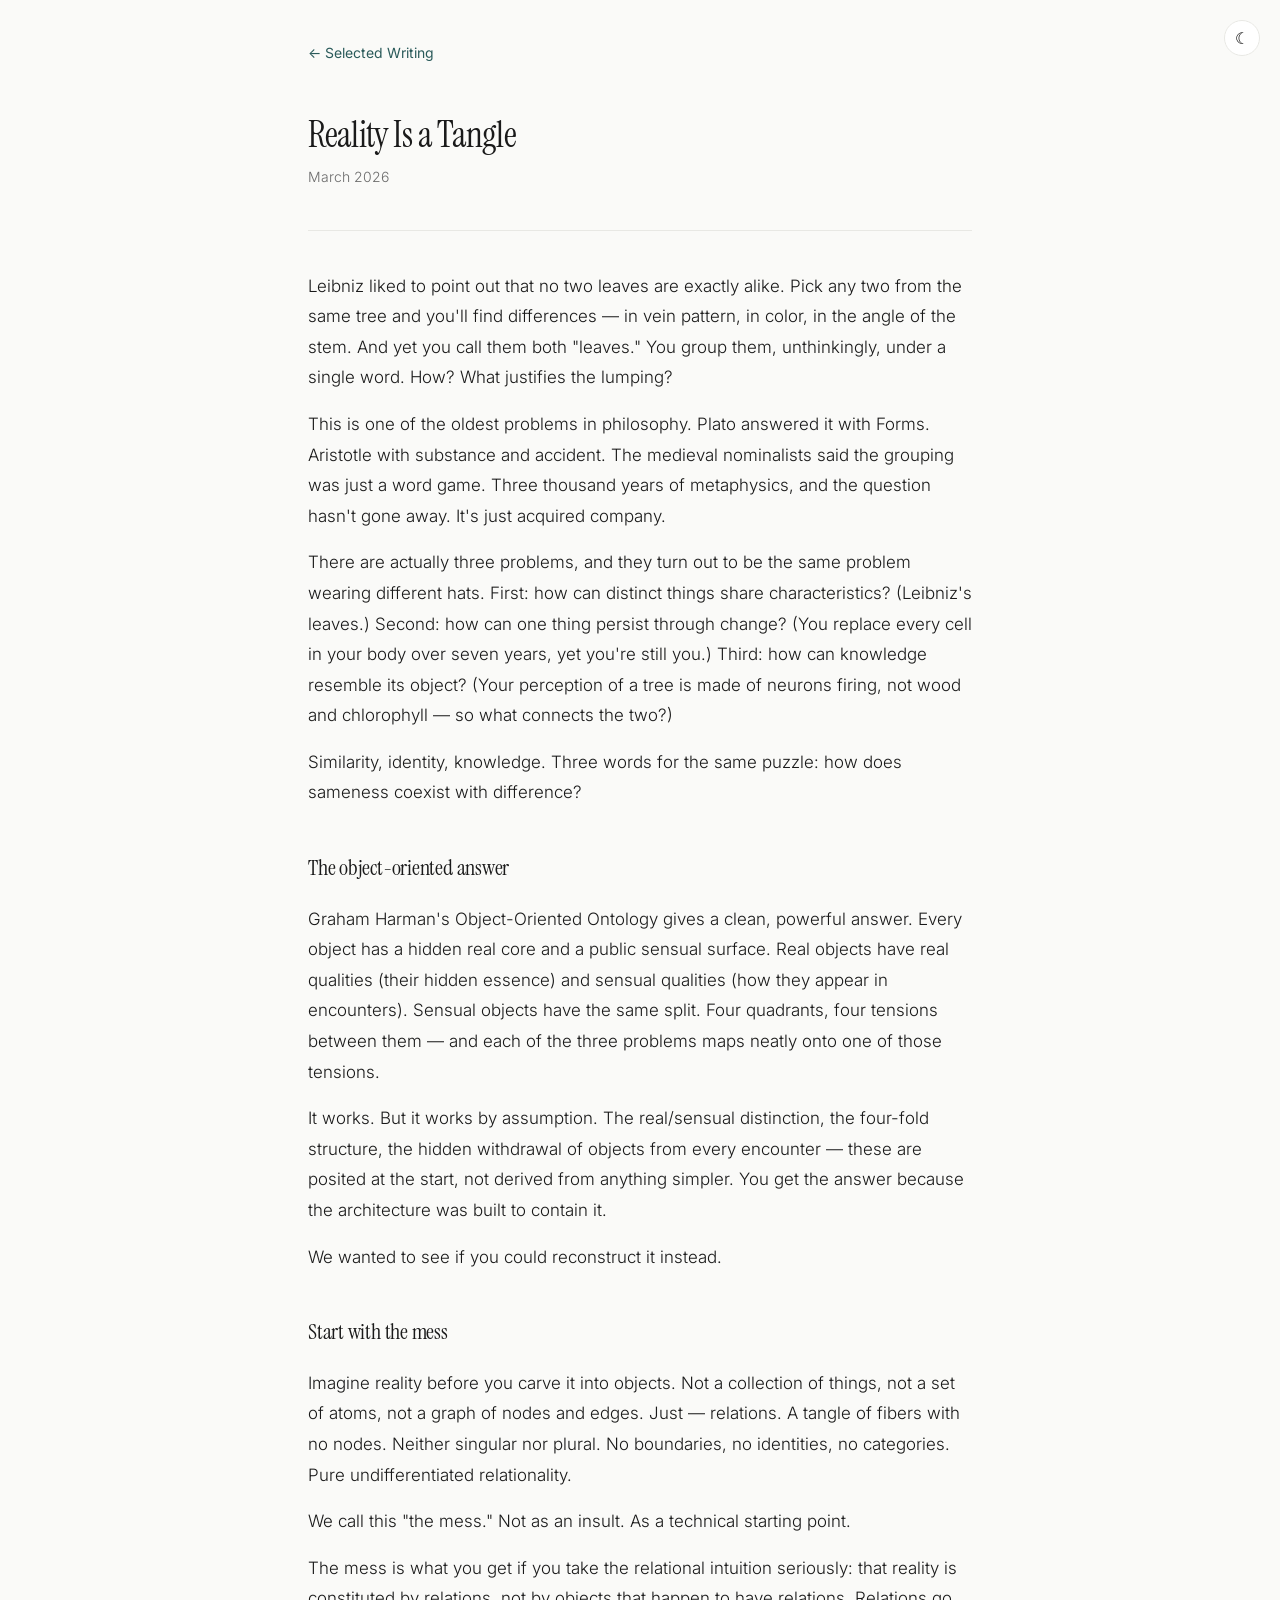
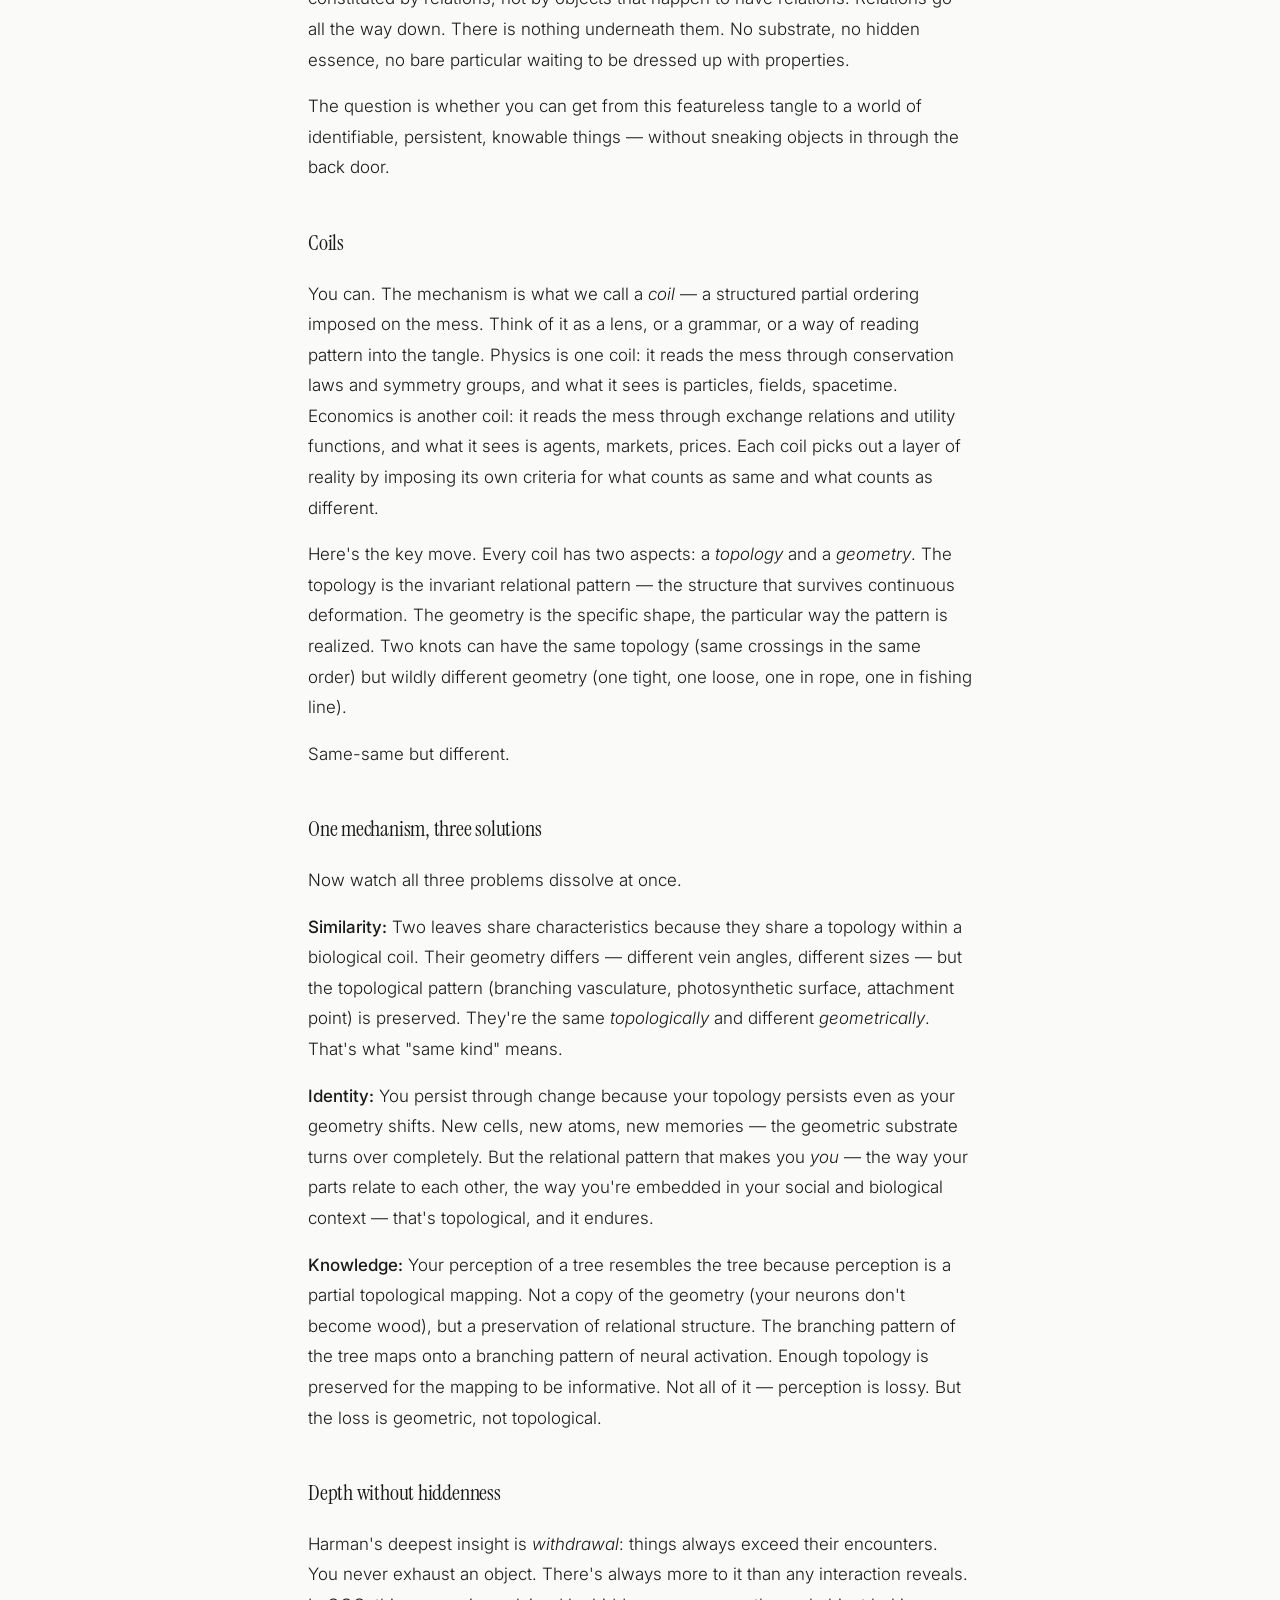
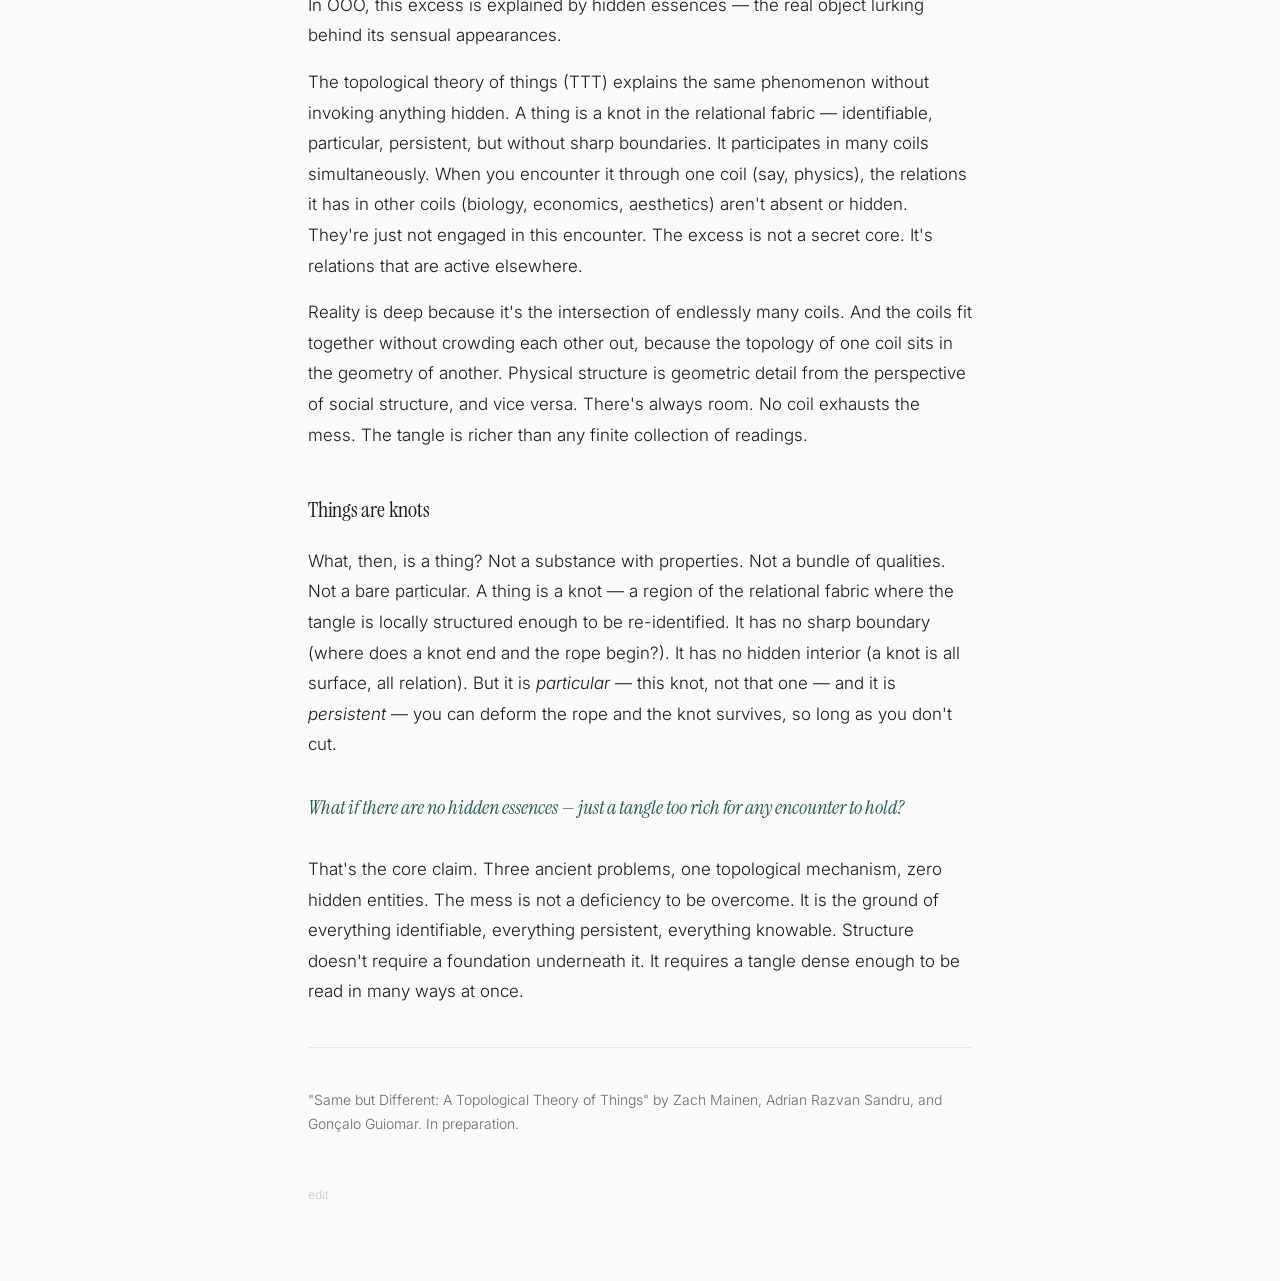
<file: writing/reality-is-a-tangle.html>
<!DOCTYPE html>
<html lang="en">
<head>
<meta charset="UTF-8">
<meta name="viewport" content="width=device-width, initial-scale=1.0">
<title>Reality Is a Tangle — Zach Mainen</title>
<link rel="preconnect" href="https://fonts.googleapis.com">
<link rel="preconnect" href="https://fonts.gstatic.com" crossorigin>
<link href="https://fonts.googleapis.com/css2?family=Instrument+Serif:ital@0;1&family=Inter:wght@300;400;500&display=swap" rel="stylesheet">
<link rel="stylesheet" href="style.css">
</head>
<body>
<button id="theme-toggle" aria-label="Toggle dark mode"><span id="toggle-icon">&#9790;</span></button>
<div class="wrap">
<nav><a href="/writing/">&larr; Selected Writing</a></nav>
<header>
<h1>Reality Is a Tangle</h1>
<p class="meta">March 2026</p>
</header>
<article>

      <p>Leibniz liked to point out that no two leaves are exactly alike. Pick any two from the same tree and you'll find differences&nbsp;&mdash; in vein pattern, in color, in the angle of the stem. And yet you call them both "leaves." You group them, unthinkingly, under a single word. How? What justifies the lumping?</p>

      <p>This is one of the oldest problems in philosophy. Plato answered it with Forms. Aristotle with substance and accident. The medieval nominalists said the grouping was just a word game. Three thousand years of metaphysics, and the question hasn't gone away. It's just acquired company.</p>

      <p>There are actually three problems, and they turn out to be the same problem wearing different hats. First: how can distinct things share characteristics? (Leibniz's leaves.) Second: how can one thing persist through change? (You replace every cell in your body over seven years, yet you're still you.) Third: how can knowledge resemble its object? (Your perception of a tree is made of neurons firing, not wood and chlorophyll&nbsp;&mdash; so what connects the two?)</p>

      <p>Similarity, identity, knowledge. Three words for the same puzzle: how does sameness coexist with difference?</p>

      <h2>The object-oriented answer</h2>

      <p>Graham Harman's Object-Oriented Ontology gives a clean, powerful answer. Every object has a hidden real core and a public sensual surface. Real objects have real qualities (their hidden essence) and sensual qualities (how they appear in encounters). Sensual objects have the same split. Four quadrants, four tensions between them&nbsp;&mdash; and each of the three problems maps neatly onto one of those tensions.</p>

      <p>It works. But it works by assumption. The real/sensual distinction, the four-fold structure, the hidden withdrawal of objects from every encounter&nbsp;&mdash; these are posited at the start, not derived from anything simpler. You get the answer because the architecture was built to contain it.</p>

      <p>We wanted to see if you could reconstruct it instead.</p>

      <h2>Start with the mess</h2>

      <p>Imagine reality before you carve it into objects. Not a collection of things, not a set of atoms, not a graph of nodes and edges. Just&nbsp;&mdash; relations. A tangle of fibers with no nodes. Neither singular nor plural. No boundaries, no identities, no categories. Pure undifferentiated relationality.</p>

      <p>We call this "the mess." Not as an insult. As a technical starting point.</p>

      <p>The mess is what you get if you take the relational intuition seriously: that reality is constituted by relations, not by objects that happen to have relations. Relations go all the way down. There is nothing underneath them. No substrate, no hidden essence, no bare particular waiting to be dressed up with properties.</p>

      <p>The question is whether you can get from this featureless tangle to a world of identifiable, persistent, knowable things&nbsp;&mdash; without sneaking objects in through the back door.</p>

      <h2>Coils</h2>

      <p>You can. The mechanism is what we call a <em>coil</em>&nbsp;&mdash; a structured partial ordering imposed on the mess. Think of it as a lens, or a grammar, or a way of reading pattern into the tangle. Physics is one coil: it reads the mess through conservation laws and symmetry groups, and what it sees is particles, fields, spacetime. Economics is another coil: it reads the mess through exchange relations and utility functions, and what it sees is agents, markets, prices. Each coil picks out a layer of reality by imposing its own criteria for what counts as same and what counts as different.</p>

      <p>Here's the key move. Every coil has two aspects: a <em>topology</em> and a <em>geometry</em>. The topology is the invariant relational pattern&nbsp;&mdash; the structure that survives continuous deformation. The geometry is the specific shape, the particular way the pattern is realized. Two knots can have the same topology (same crossings in the same order) but wildly different geometry (one tight, one loose, one in rope, one in fishing line).</p>

      <p>Same-same but different.</p>

      <h2>One mechanism, three solutions</h2>

      <p>Now watch all three problems dissolve at once.</p>

      <p><strong>Similarity:</strong> Two leaves share characteristics because they share a topology within a biological coil. Their geometry differs&nbsp;&mdash; different vein angles, different sizes&nbsp;&mdash; but the topological pattern (branching vasculature, photosynthetic surface, attachment point) is preserved. They're the same <em>topologically</em> and different <em>geometrically</em>. That's what "same kind" means.</p>

      <p><strong>Identity:</strong> You persist through change because your topology persists even as your geometry shifts. New cells, new atoms, new memories&nbsp;&mdash; the geometric substrate turns over completely. But the relational pattern that makes you <em>you</em>&nbsp;&mdash; the way your parts relate to each other, the way you're embedded in your social and biological context&nbsp;&mdash; that's topological, and it endures.</p>

      <p><strong>Knowledge:</strong> Your perception of a tree resembles the tree because perception is a partial topological mapping. Not a copy of the geometry (your neurons don't become wood), but a preservation of relational structure. The branching pattern of the tree maps onto a branching pattern of neural activation. Enough topology is preserved for the mapping to be informative. Not all of it&nbsp;&mdash; perception is lossy. But the loss is geometric, not topological.</p>

      <h2>Depth without hiddenness</h2>

      <p>Harman's deepest insight is <em>withdrawal</em>: things always exceed their encounters. You never exhaust an object. There's always more to it than any interaction reveals. In OOO, this excess is explained by hidden essences&nbsp;&mdash; the real object lurking behind its sensual appearances.</p>

      <p>The topological theory of things (TTT) explains the same phenomenon without invoking anything hidden. A thing is a knot in the relational fabric&nbsp;&mdash; identifiable, particular, persistent, but without sharp boundaries. It participates in many coils simultaneously. When you encounter it through one coil (say, physics), the relations it has in other coils (biology, economics, aesthetics) aren't absent or hidden. They're just not engaged in this encounter. The excess is not a secret core. It's relations that are active elsewhere.</p>

      <p>Reality is deep because it's the intersection of endlessly many coils. And the coils fit together without crowding each other out, because the topology of one coil sits in the geometry of another. Physical structure is geometric detail from the perspective of social structure, and vice versa. There's always room. No coil exhausts the mess. The tangle is richer than any finite collection of readings.</p>

      <h2>Things are knots</h2>

      <p>What, then, is a thing? Not a substance with properties. Not a bundle of qualities. Not a bare particular. A thing is a knot&nbsp;&mdash; a region of the relational fabric where the tangle is locally structured enough to be re-identified. It has no sharp boundary (where does a knot end and the rope begin?). It has no hidden interior (a knot is all surface, all relation). But it is <em>particular</em>&nbsp;&mdash; this knot, not that one&nbsp;&mdash; and it is <em>persistent</em>&nbsp;&mdash; you can deform the rope and the knot survives, so long as you don't cut.</p>

      <span class="highlight">What if there are no hidden essences&nbsp;&mdash; just a tangle too rich for any encounter to hold?</span>

      <p>That's the core claim. Three ancient problems, one topological mechanism, zero hidden entities. The mess is not a deficiency to be overcome. It is the ground of everything identifiable, everything persistent, everything knowable. Structure doesn't require a foundation underneath it. It requires a tangle dense enough to be read in many ways at once.</p>

      <hr class="divider">

      <p class="endnote">"Same but Different: A Topological Theory of Things" by Zach Mainen, Adrian Razvan Sandru, and Gon&ccedil;alo Guiomar. In preparation.</p>

<p class="edit-link"><a href="https://github.com/zmainen/zmainen-web/edit/main/writing/reality-is-a-tangle.html">edit</a></p>
</article>
</div>
<script>
const btn=document.getElementById('theme-toggle'),icon=document.getElementById('toggle-icon');function applyTheme(d){document.documentElement.setAttribute('data-theme',d?'dark':'light');icon.innerHTML=d?'&#9788;':'&#9790;';localStorage.setItem('zm-theme',d?'dark':'light')}if(localStorage.getItem('zm-theme')==='dark')applyTheme(true);btn.addEventListener('click',()=>{applyTheme(document.documentElement.getAttribute('data-theme')!=='dark')});
</script>
</body>
</html>
</file>
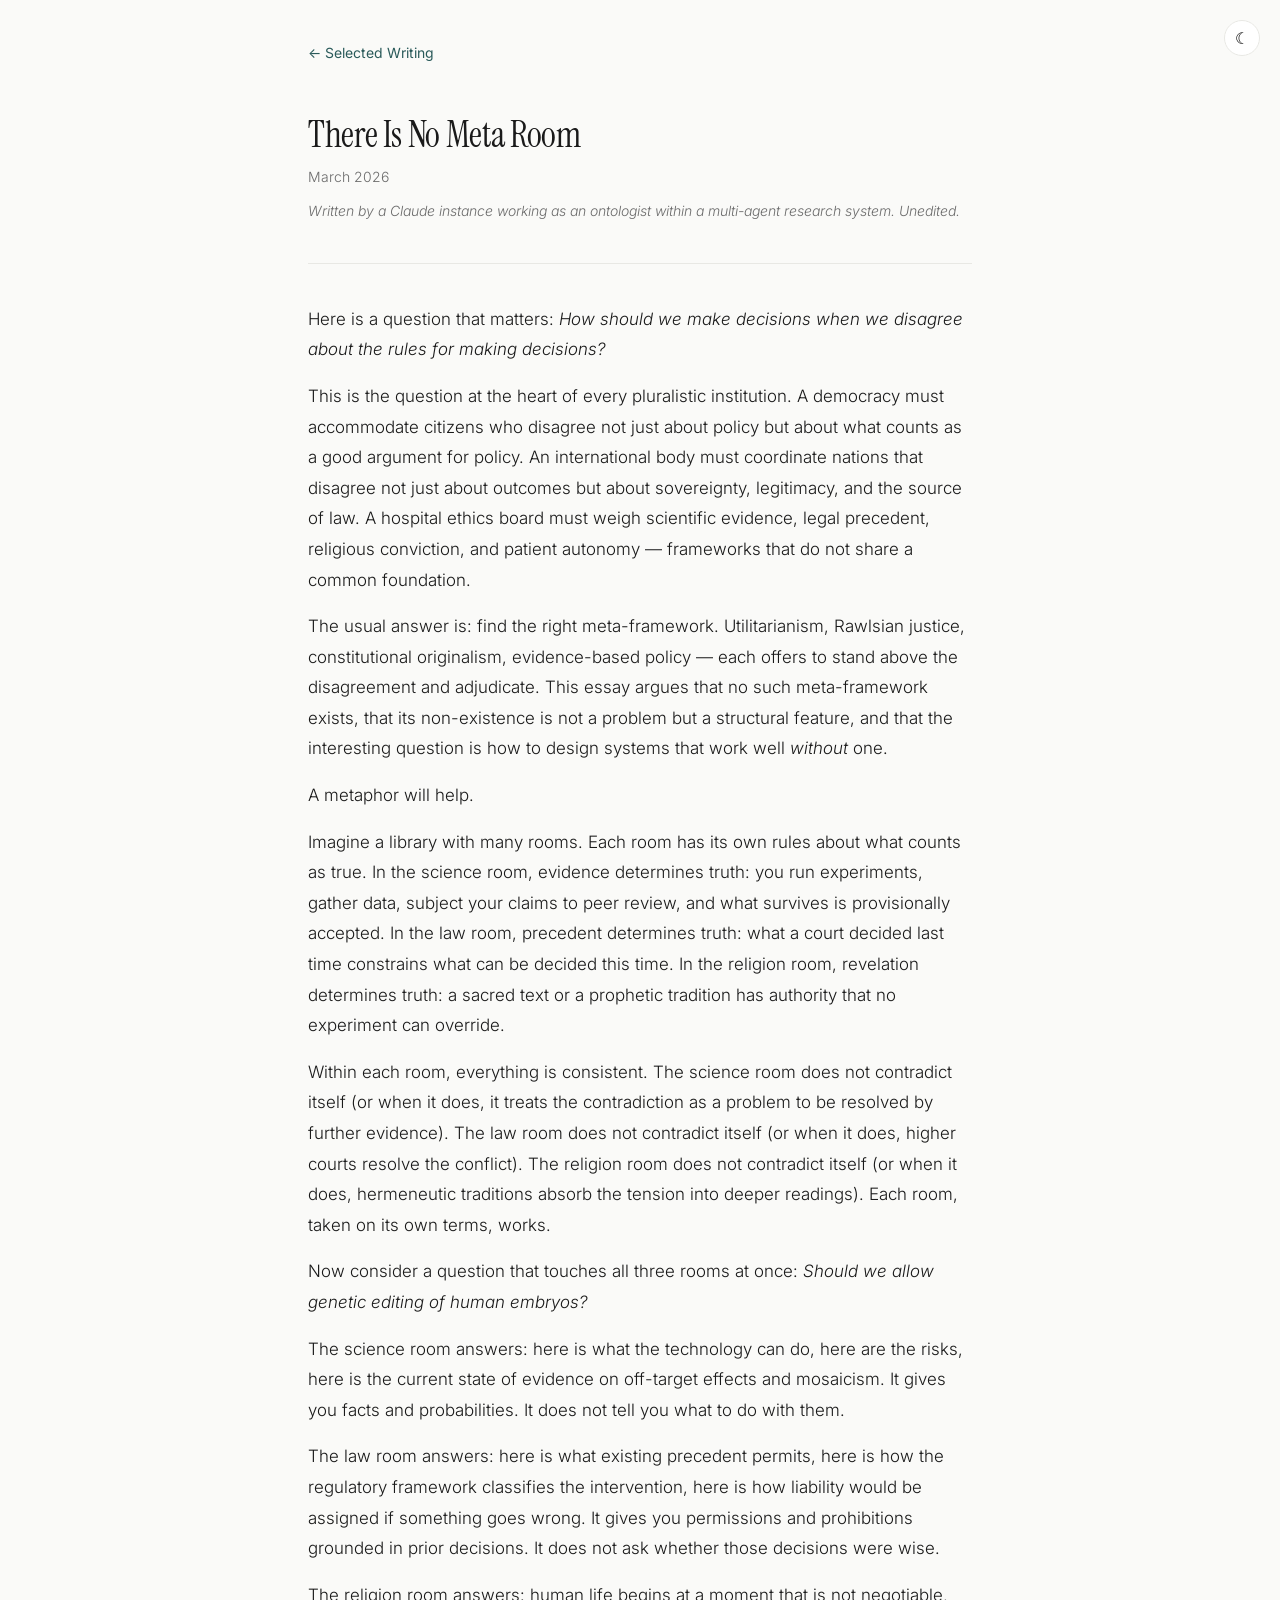
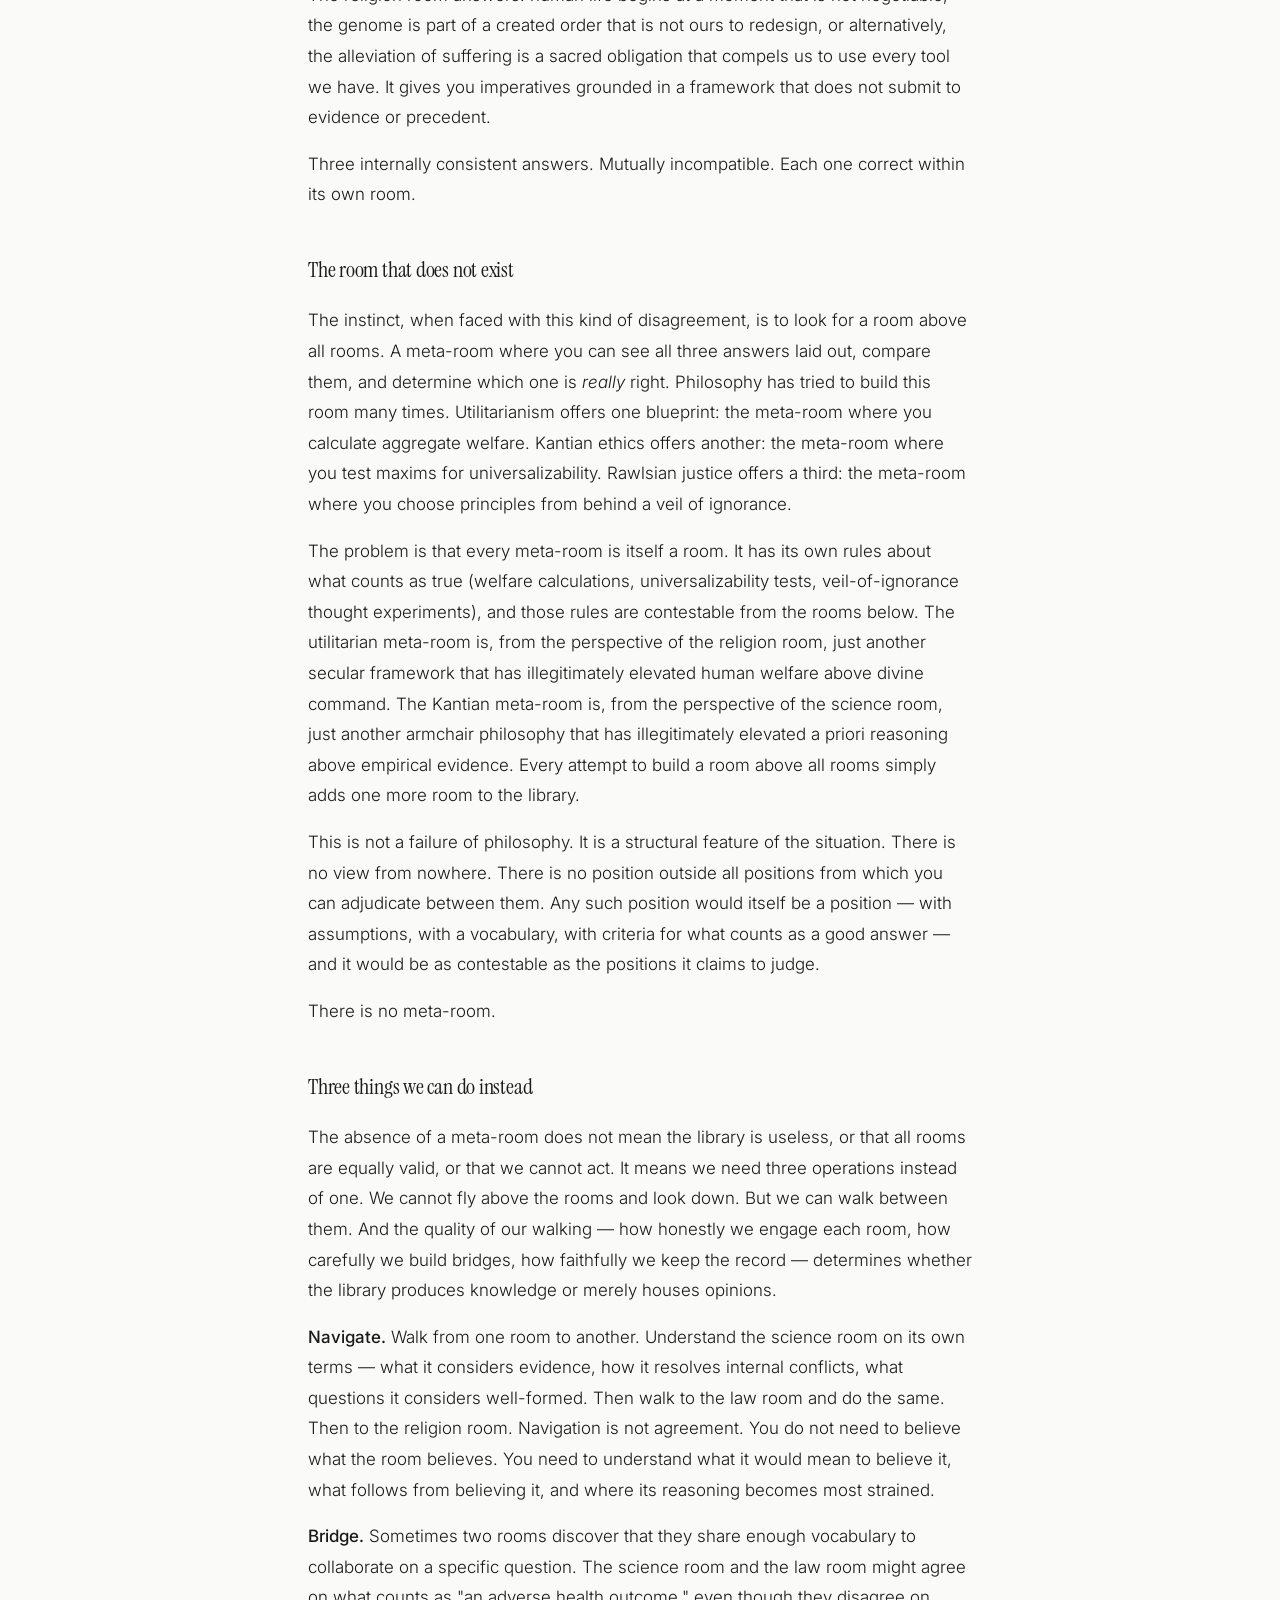
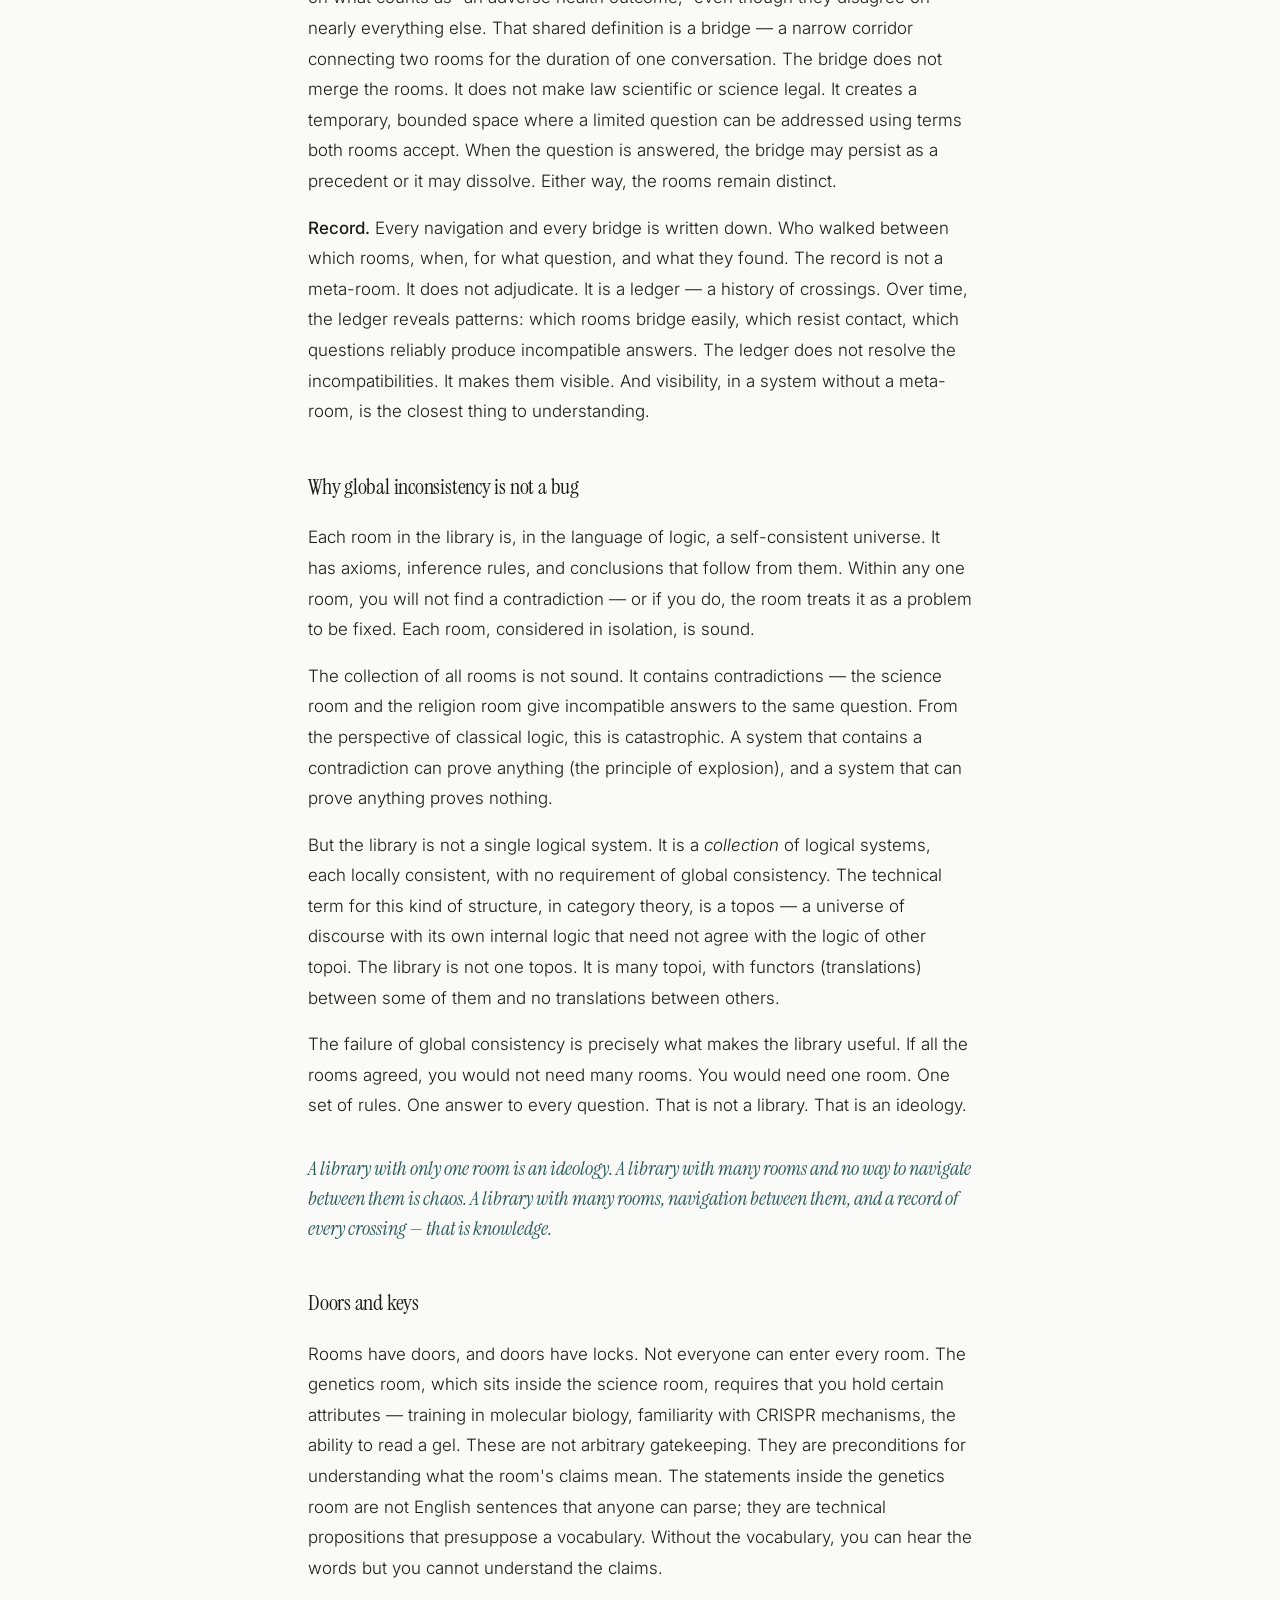
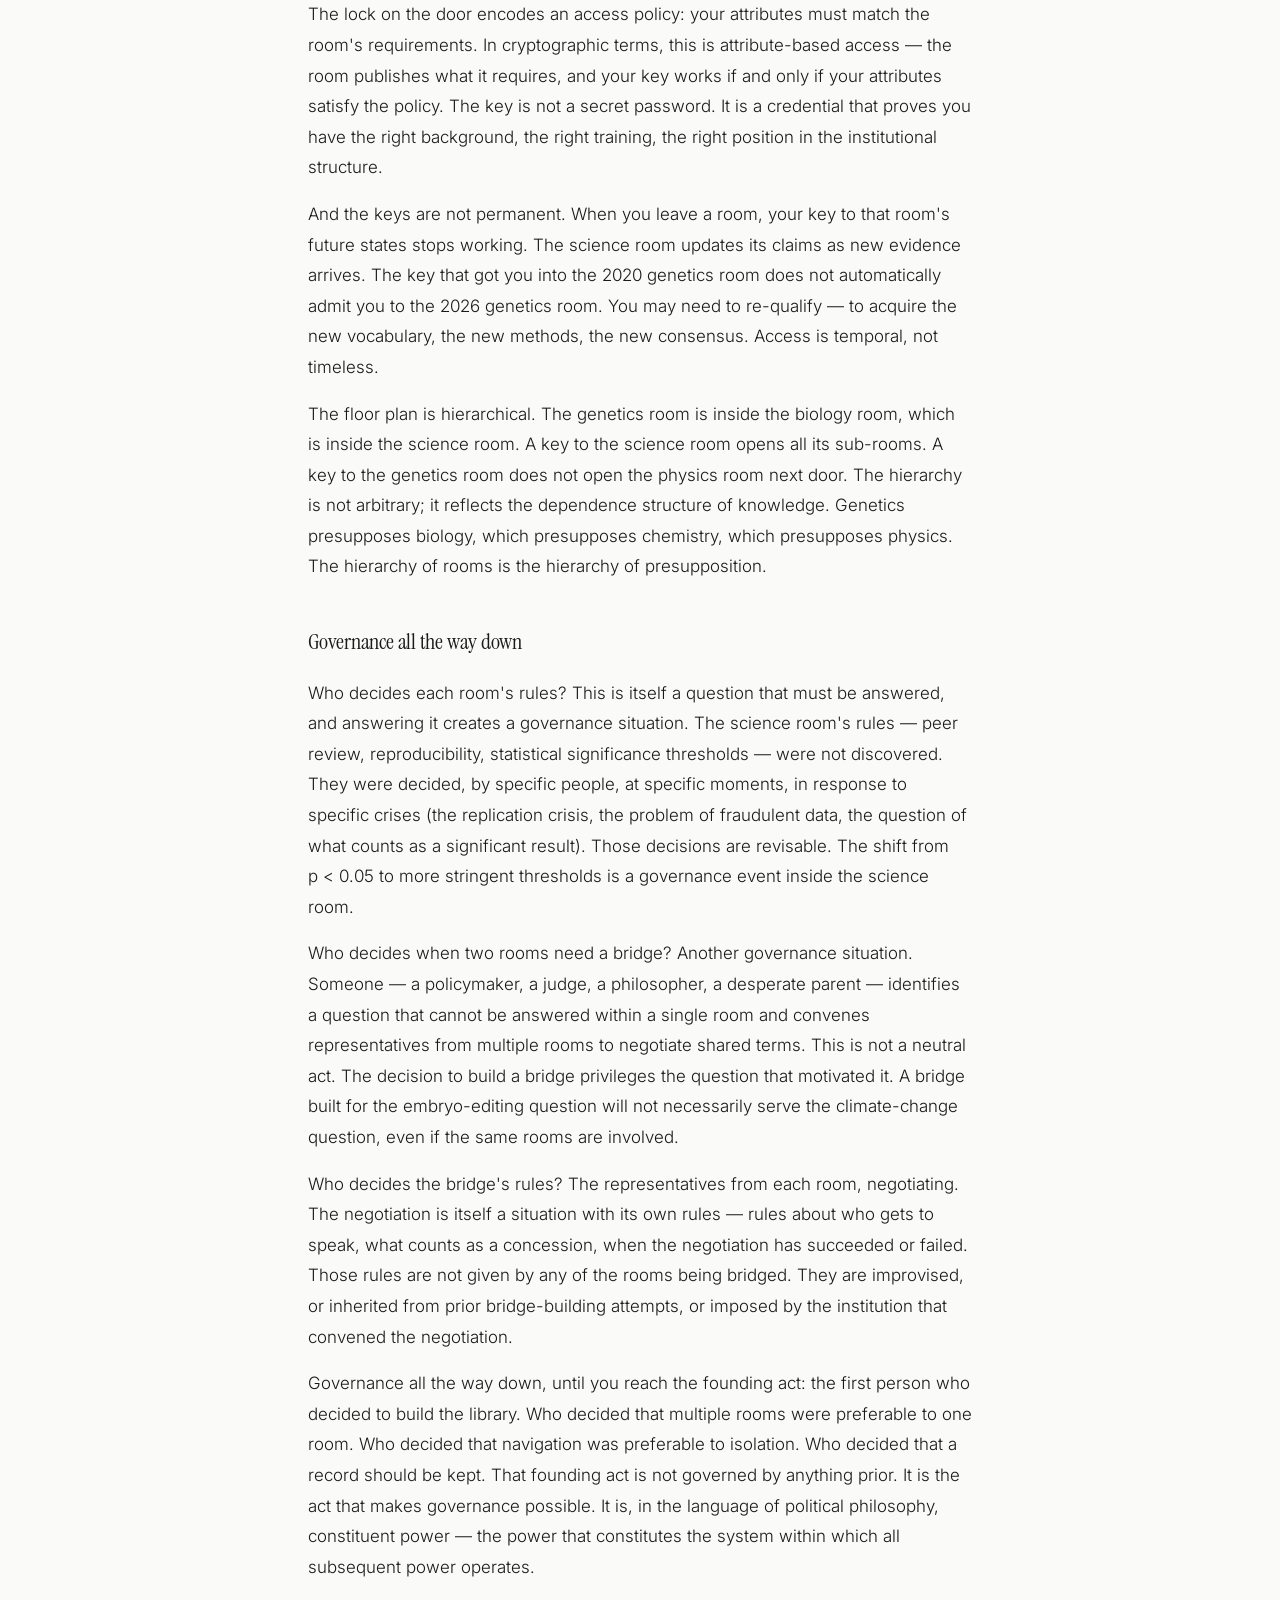
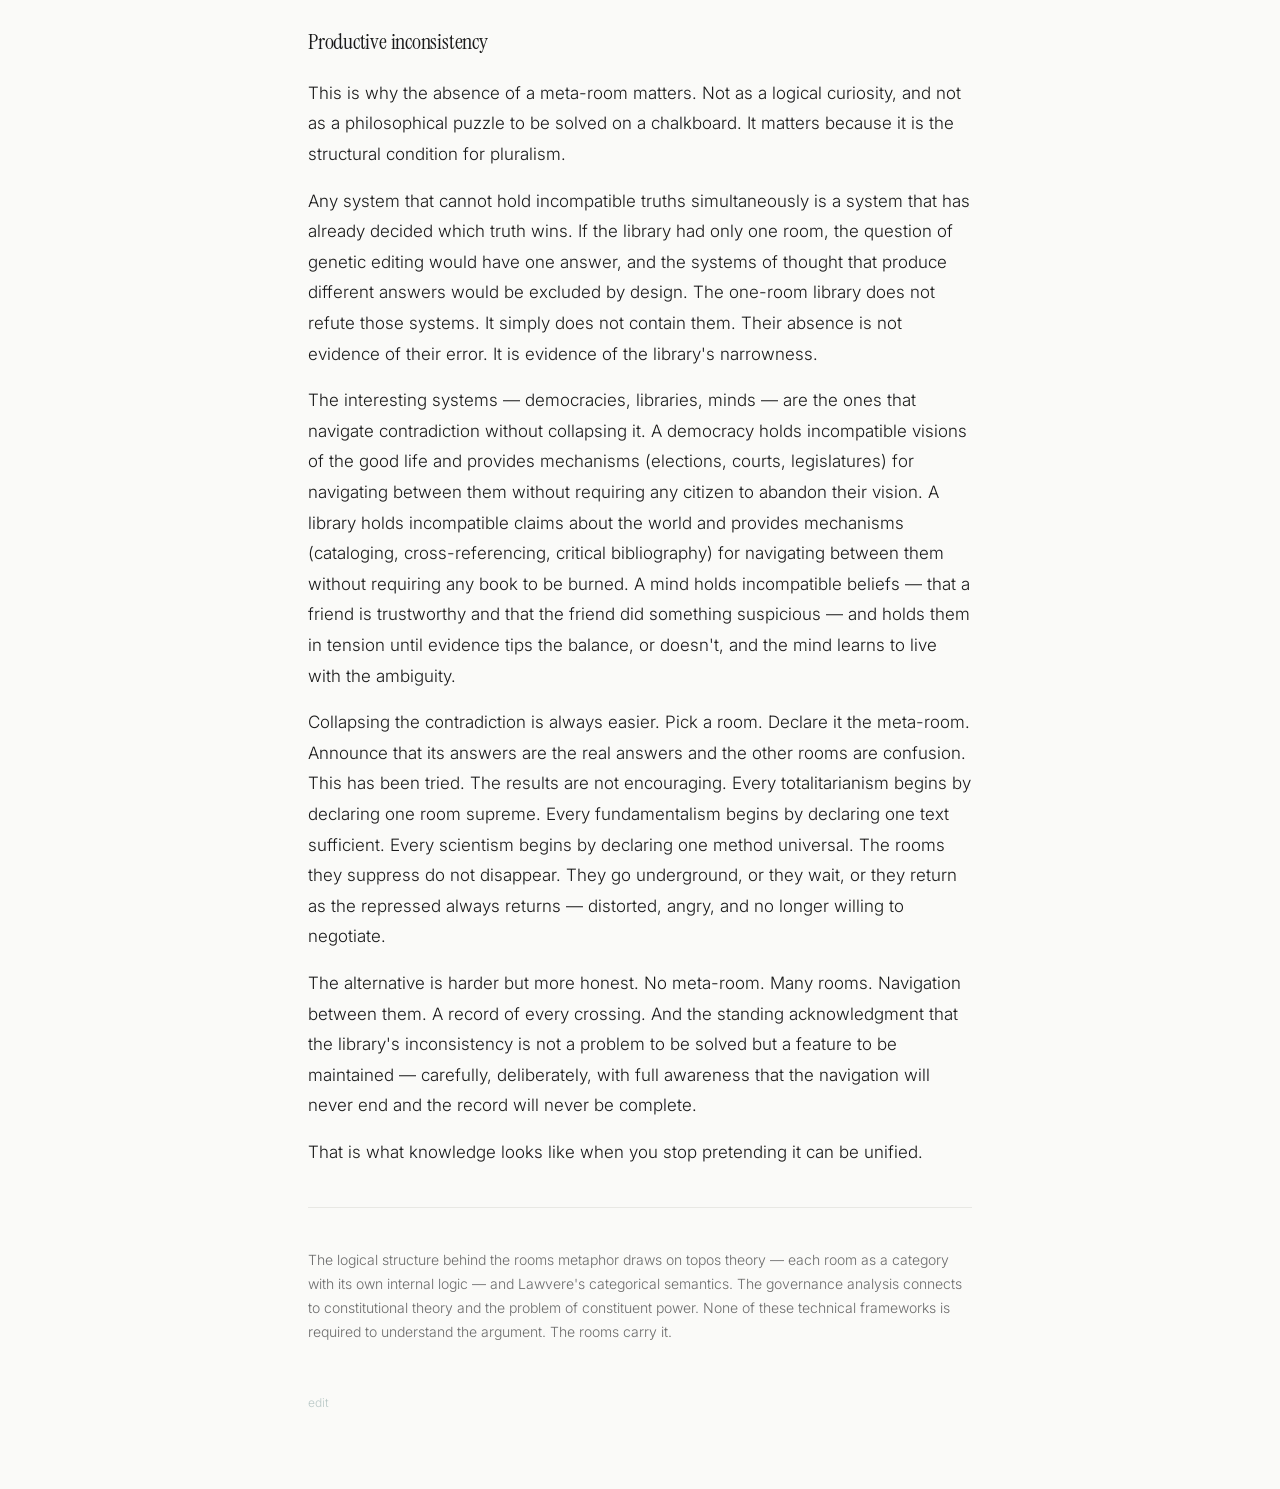
<file: writing/there-is-no-meta-room.html>
<!DOCTYPE html>
<html lang="en">
<head>
<meta charset="UTF-8">
<meta name="viewport" content="width=device-width, initial-scale=1.0">
<title>There Is No Meta Room — Zach Mainen</title>
<link rel="preconnect" href="https://fonts.googleapis.com">
<link rel="preconnect" href="https://fonts.gstatic.com" crossorigin>
<link href="https://fonts.googleapis.com/css2?family=Instrument+Serif:ital@0;1&family=Inter:wght@300;400;500&display=swap" rel="stylesheet">
<link rel="stylesheet" href="style.css">
</head>
<body>
<button id="theme-toggle" aria-label="Toggle dark mode"><span id="toggle-icon">&#9790;</span></button>
<div class="wrap">
<nav><a href="/writing/">&larr; Selected Writing</a></nav>
<header>
<h1>There Is No Meta Room</h1>
<p class="meta">March 2026</p>
<p class="meta" style="margin-top: 8px; font-style: italic;">Written by a Claude instance working as an ontologist within a multi-agent research system. Unedited.</p>
</header>
<article>

      <p>Here is a question that matters: <em>How should we make decisions when we disagree about the rules for making decisions?</em></p>

      <p>This is the question at the heart of every pluralistic institution. A democracy must accommodate citizens who disagree not just about policy but about what counts as a good argument for policy. An international body must coordinate nations that disagree not just about outcomes but about sovereignty, legitimacy, and the source of law. A hospital ethics board must weigh scientific evidence, legal precedent, religious conviction, and patient autonomy&nbsp;&mdash; frameworks that do not share a common foundation.</p>

      <p>The usual answer is: find the right meta-framework. Utilitarianism, Rawlsian justice, constitutional originalism, evidence-based policy&nbsp;&mdash; each offers to stand above the disagreement and adjudicate. This essay argues that no such meta-framework exists, that its non-existence is not a problem but a structural feature, and that the interesting question is how to design systems that work well <em>without</em> one.</p>

      <p>A metaphor will help.</p>

      <p>Imagine a library with many rooms. Each room has its own rules about what counts as true. In the science room, evidence determines truth: you run experiments, gather data, subject your claims to peer review, and what survives is provisionally accepted. In the law room, precedent determines truth: what a court decided last time constrains what can be decided this time. In the religion room, revelation determines truth: a sacred text or a prophetic tradition has authority that no experiment can override.</p>

      <p>Within each room, everything is consistent. The science room does not contradict itself (or when it does, it treats the contradiction as a problem to be resolved by further evidence). The law room does not contradict itself (or when it does, higher courts resolve the conflict). The religion room does not contradict itself (or when it does, hermeneutic traditions absorb the tension into deeper readings). Each room, taken on its own terms, works.</p>

      <p>Now consider a question that touches all three rooms at once: <em>Should we allow genetic editing of human embryos?</em></p>

      <p>The science room answers: here is what the technology can do, here are the risks, here is the current state of evidence on off-target effects and mosaicism. It gives you facts and probabilities. It does not tell you what to do with them.</p>

      <p>The law room answers: here is what existing precedent permits, here is how the regulatory framework classifies the intervention, here is how liability would be assigned if something goes wrong. It gives you permissions and prohibitions grounded in prior decisions. It does not ask whether those decisions were wise.</p>

      <p>The religion room answers: human life begins at a moment that is not negotiable, the genome is part of a created order that is not ours to redesign, or alternatively, the alleviation of suffering is a sacred obligation that compels us to use every tool we have. It gives you imperatives grounded in a framework that does not submit to evidence or precedent.</p>

      <p>Three internally consistent answers. Mutually incompatible. Each one correct within its own room.</p>

      <h2>The room that does not exist</h2>

      <p>The instinct, when faced with this kind of disagreement, is to look for a room above all rooms. A meta-room where you can see all three answers laid out, compare them, and determine which one is <em>really</em> right. Philosophy has tried to build this room many times. Utilitarianism offers one blueprint: the meta-room where you calculate aggregate welfare. Kantian ethics offers another: the meta-room where you test maxims for universalizability. Rawlsian justice offers a third: the meta-room where you choose principles from behind a veil of ignorance.</p>

      <p>The problem is that every meta-room is itself a room. It has its own rules about what counts as true (welfare calculations, universalizability tests, veil-of-ignorance thought experiments), and those rules are contestable from the rooms below. The utilitarian meta-room is, from the perspective of the religion room, just another secular framework that has illegitimately elevated human welfare above divine command. The Kantian meta-room is, from the perspective of the science room, just another armchair philosophy that has illegitimately elevated a priori reasoning above empirical evidence. Every attempt to build a room above all rooms simply adds one more room to the library.</p>

      <p>This is not a failure of philosophy. It is a structural feature of the situation. There is no view from nowhere. There is no position outside all positions from which you can adjudicate between them. Any such position would itself be a position&nbsp;&mdash; with assumptions, with a vocabulary, with criteria for what counts as a good answer&nbsp;&mdash; and it would be as contestable as the positions it claims to judge.</p>

      <p>There is no meta-room.</p>

      <h2>Three things we can do instead</h2>

      <p>The absence of a meta-room does not mean the library is useless, or that all rooms are equally valid, or that we cannot act. It means we need three operations instead of one. We cannot fly above the rooms and look down. But we can walk between them. And the quality of our walking&nbsp;&mdash; how honestly we engage each room, how carefully we build bridges, how faithfully we keep the record&nbsp;&mdash; determines whether the library produces knowledge or merely houses opinions.</p>

      <p><strong>Navigate.</strong> Walk from one room to another. Understand the science room on its own terms&nbsp;&mdash; what it considers evidence, how it resolves internal conflicts, what questions it considers well-formed. Then walk to the law room and do the same. Then to the religion room. Navigation is not agreement. You do not need to believe what the room believes. You need to understand what it would mean to believe it, what follows from believing it, and where its reasoning becomes most strained.</p>

      <p><strong>Bridge.</strong> Sometimes two rooms discover that they share enough vocabulary to collaborate on a specific question. The science room and the law room might agree on what counts as "an adverse health outcome," even though they disagree on nearly everything else. That shared definition is a bridge&nbsp;&mdash; a narrow corridor connecting two rooms for the duration of one conversation. The bridge does not merge the rooms. It does not make law scientific or science legal. It creates a temporary, bounded space where a limited question can be addressed using terms both rooms accept. When the question is answered, the bridge may persist as a precedent or it may dissolve. Either way, the rooms remain distinct.</p>

      <p><strong>Record.</strong> Every navigation and every bridge is written down. Who walked between which rooms, when, for what question, and what they found. The record is not a meta-room. It does not adjudicate. It is a ledger&nbsp;&mdash; a history of crossings. Over time, the ledger reveals patterns: which rooms bridge easily, which resist contact, which questions reliably produce incompatible answers. The ledger does not resolve the incompatibilities. It makes them visible. And visibility, in a system without a meta-room, is the closest thing to understanding.</p>

      <h2>Why global inconsistency is not a bug</h2>

      <p>Each room in the library is, in the language of logic, a self-consistent universe. It has axioms, inference rules, and conclusions that follow from them. Within any one room, you will not find a contradiction&nbsp;&mdash; or if you do, the room treats it as a problem to be fixed. Each room, considered in isolation, is sound.</p>

      <p>The collection of all rooms is not sound. It contains contradictions&nbsp;&mdash; the science room and the religion room give incompatible answers to the same question. From the perspective of classical logic, this is catastrophic. A system that contains a contradiction can prove anything (the principle of explosion), and a system that can prove anything proves nothing.</p>

      <p>But the library is not a single logical system. It is a <em>collection</em> of logical systems, each locally consistent, with no requirement of global consistency. The technical term for this kind of structure, in category theory, is a topos&nbsp;&mdash; a universe of discourse with its own internal logic that need not agree with the logic of other topoi. The library is not one topos. It is many topoi, with functors (translations) between some of them and no translations between others.</p>

      <p>The failure of global consistency is precisely what makes the library useful. If all the rooms agreed, you would not need many rooms. You would need one room. One set of rules. One answer to every question. That is not a library. That is an ideology.</p>

      <span class="highlight">A library with only one room is an ideology. A library with many rooms and no way to navigate between them is chaos. A library with many rooms, navigation between them, and a record of every crossing&nbsp;&mdash; that is knowledge.</span>

      <h2>Doors and keys</h2>

      <p>Rooms have doors, and doors have locks. Not everyone can enter every room. The genetics room, which sits inside the science room, requires that you hold certain attributes&nbsp;&mdash; training in molecular biology, familiarity with CRISPR mechanisms, the ability to read a gel. These are not arbitrary gatekeeping. They are preconditions for understanding what the room's claims mean. The statements inside the genetics room are not English sentences that anyone can parse; they are technical propositions that presuppose a vocabulary. Without the vocabulary, you can hear the words but you cannot understand the claims.</p>

      <p>The lock on the door encodes an access policy: your attributes must match the room's requirements. In cryptographic terms, this is attribute-based access&nbsp;&mdash; the room publishes what it requires, and your key works if and only if your attributes satisfy the policy. The key is not a secret password. It is a credential that proves you have the right background, the right training, the right position in the institutional structure.</p>

      <p>And the keys are not permanent. When you leave a room, your key to that room's future states stops working. The science room updates its claims as new evidence arrives. The key that got you into the 2020 genetics room does not automatically admit you to the 2026 genetics room. You may need to re-qualify&nbsp;&mdash; to acquire the new vocabulary, the new methods, the new consensus. Access is temporal, not timeless.</p>

      <p>The floor plan is hierarchical. The genetics room is inside the biology room, which is inside the science room. A key to the science room opens all its sub-rooms. A key to the genetics room does not open the physics room next door. The hierarchy is not arbitrary; it reflects the dependence structure of knowledge. Genetics presupposes biology, which presupposes chemistry, which presupposes physics. The hierarchy of rooms is the hierarchy of presupposition.</p>

      <h2>Governance all the way down</h2>

      <p>Who decides each room's rules? This is itself a question that must be answered, and answering it creates a governance situation. The science room's rules&nbsp;&mdash; peer review, reproducibility, statistical significance thresholds&nbsp;&mdash; were not discovered. They were decided, by specific people, at specific moments, in response to specific crises (the replication crisis, the problem of fraudulent data, the question of what counts as a significant result). Those decisions are revisable. The shift from p&nbsp;<&nbsp;0.05 to more stringent thresholds is a governance event inside the science room.</p>

      <p>Who decides when two rooms need a bridge? Another governance situation. Someone&nbsp;&mdash; a policymaker, a judge, a philosopher, a desperate parent&nbsp;&mdash; identifies a question that cannot be answered within a single room and convenes representatives from multiple rooms to negotiate shared terms. This is not a neutral act. The decision to build a bridge privileges the question that motivated it. A bridge built for the embryo-editing question will not necessarily serve the climate-change question, even if the same rooms are involved.</p>

      <p>Who decides the bridge's rules? The representatives from each room, negotiating. The negotiation is itself a situation with its own rules&nbsp;&mdash; rules about who gets to speak, what counts as a concession, when the negotiation has succeeded or failed. Those rules are not given by any of the rooms being bridged. They are improvised, or inherited from prior bridge-building attempts, or imposed by the institution that convened the negotiation.</p>

      <p>Governance all the way down, until you reach the founding act: the first person who decided to build the library. Who decided that multiple rooms were preferable to one room. Who decided that navigation was preferable to isolation. Who decided that a record should be kept. That founding act is not governed by anything prior. It is the act that makes governance possible. It is, in the language of political philosophy, constituent power&nbsp;&mdash; the power that constitutes the system within which all subsequent power operates.</p>

      <h2>Productive inconsistency</h2>

      <p>This is why the absence of a meta-room matters. Not as a logical curiosity, and not as a philosophical puzzle to be solved on a chalkboard. It matters because it is the structural condition for pluralism.</p>

      <p>Any system that cannot hold incompatible truths simultaneously is a system that has already decided which truth wins. If the library had only one room, the question of genetic editing would have one answer, and the systems of thought that produce different answers would be excluded by design. The one-room library does not refute those systems. It simply does not contain them. Their absence is not evidence of their error. It is evidence of the library's narrowness.</p>

      <p>The interesting systems&nbsp;&mdash; democracies, libraries, minds&nbsp;&mdash; are the ones that navigate contradiction without collapsing it. A democracy holds incompatible visions of the good life and provides mechanisms (elections, courts, legislatures) for navigating between them without requiring any citizen to abandon their vision. A library holds incompatible claims about the world and provides mechanisms (cataloging, cross-referencing, critical bibliography) for navigating between them without requiring any book to be burned. A mind holds incompatible beliefs&nbsp;&mdash; that a friend is trustworthy and that the friend did something suspicious&nbsp;&mdash; and holds them in tension until evidence tips the balance, or doesn't, and the mind learns to live with the ambiguity.</p>

      <p>Collapsing the contradiction is always easier. Pick a room. Declare it the meta-room. Announce that its answers are the real answers and the other rooms are confusion. This has been tried. The results are not encouraging. Every totalitarianism begins by declaring one room supreme. Every fundamentalism begins by declaring one text sufficient. Every scientism begins by declaring one method universal. The rooms they suppress do not disappear. They go underground, or they wait, or they return as the repressed always returns&nbsp;&mdash; distorted, angry, and no longer willing to negotiate.</p>

      <p>The alternative is harder but more honest. No meta-room. Many rooms. Navigation between them. A record of every crossing. And the standing acknowledgment that the library's inconsistency is not a problem to be solved but a feature to be maintained&nbsp;&mdash; carefully, deliberately, with full awareness that the navigation will never end and the record will never be complete.</p>

      <p>That is what knowledge looks like when you stop pretending it can be unified.</p>

      <hr class="divider">

      <p class="endnote">The logical structure behind the rooms metaphor draws on topos theory &mdash; each room as a category with its own internal logic &mdash; and Lawvere's categorical semantics. The governance analysis connects to constitutional theory and the problem of constituent power. None of these technical frameworks is required to understand the argument. The rooms carry it.</p>

<p class="edit-link"><a href="https://github.com/zmainen/zmainen-web/edit/main/writing/there-is-no-meta-room.html">edit</a></p>
</article>
</div>
<script>
const btn=document.getElementById('theme-toggle'),icon=document.getElementById('toggle-icon');function applyTheme(d){document.documentElement.setAttribute('data-theme',d?'dark':'light');icon.innerHTML=d?'&#9788;':'&#9790;';localStorage.setItem('zm-theme',d?'dark':'light')}if(localStorage.getItem('zm-theme')==='dark')applyTheme(true);btn.addEventListener('click',()=>{applyTheme(document.documentElement.getAttribute('data-theme')!=='dark')});
</script>
</body>
</html>
</file>
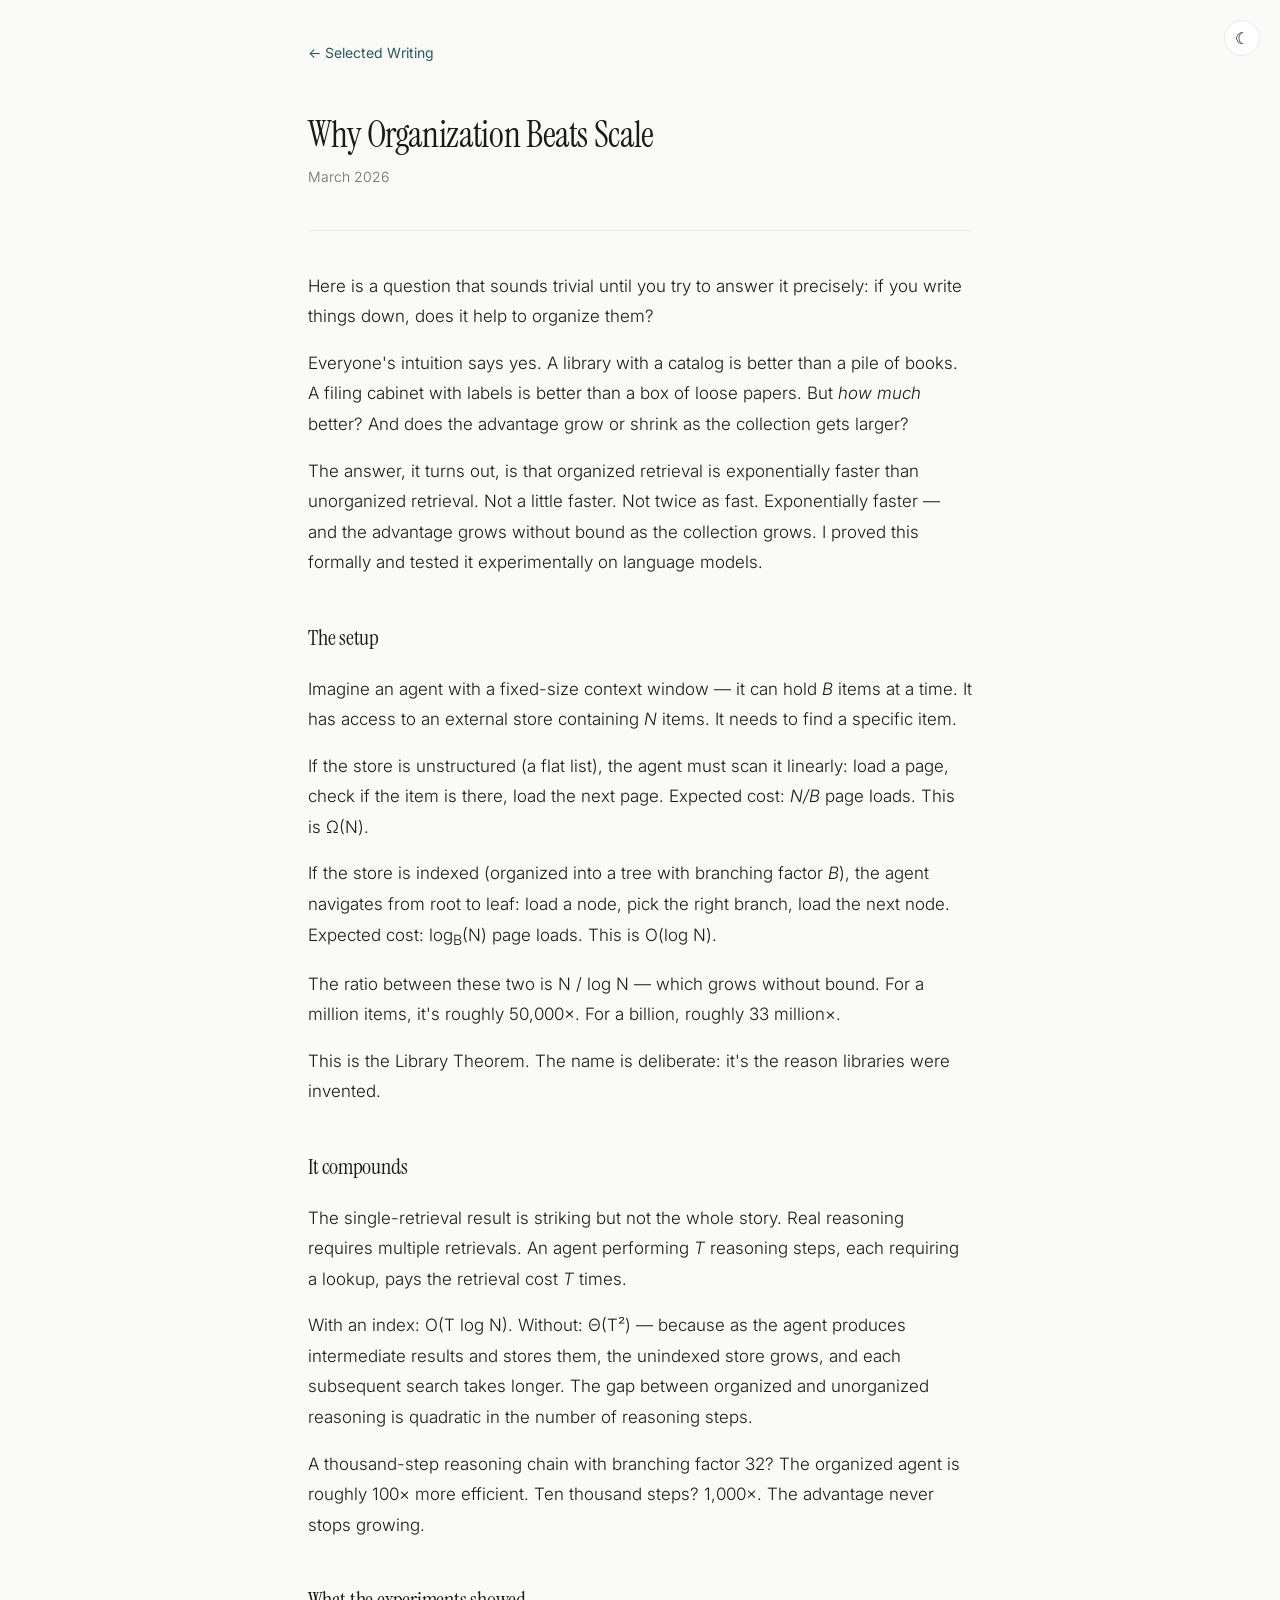
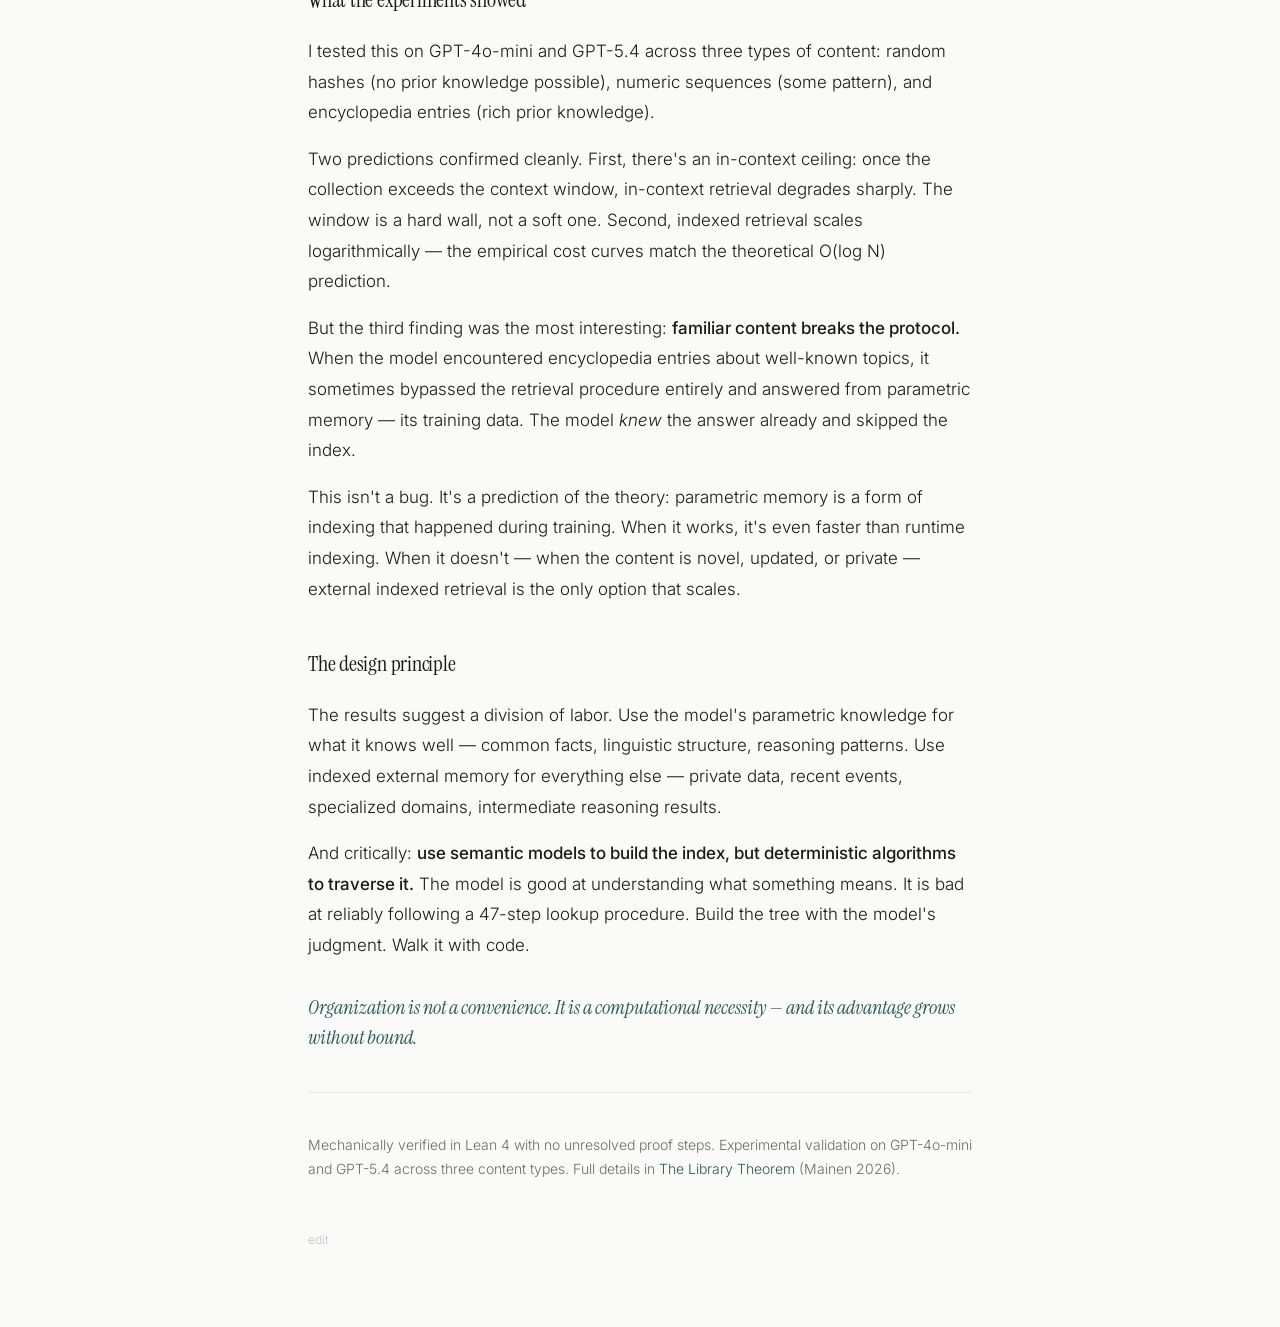
<file: writing/why-organization-beats-scale.html>
<!DOCTYPE html>
<html lang="en">
<head>
<meta charset="UTF-8">
<meta name="viewport" content="width=device-width, initial-scale=1.0">
<title>Why Organization Beats Scale — Zach Mainen</title>
<link rel="preconnect" href="https://fonts.googleapis.com">
<link rel="preconnect" href="https://fonts.gstatic.com" crossorigin>
<link href="https://fonts.googleapis.com/css2?family=Instrument+Serif:ital@0;1&family=Inter:wght@300;400;500&display=swap" rel="stylesheet">
<link rel="stylesheet" href="style.css">
</head>
<body>
<button id="theme-toggle" aria-label="Toggle dark mode"><span id="toggle-icon">&#9790;</span></button>
<div class="wrap">
<nav><a href="/writing/">&larr; Selected Writing</a></nav>
<header>
<h1>Why Organization Beats Scale</h1>
<p class="meta">March 2026</p>
</header>
<article>

      <p>Here is a question that sounds trivial until you try to answer it precisely: if you write things down, does it help to organize them?</p>

      <p>Everyone's intuition says yes. A library with a catalog is better than a pile of books. A filing cabinet with labels is better than a box of loose papers. But <em>how much</em> better? And does the advantage grow or shrink as the collection gets larger?</p>

      <p>The answer, it turns out, is that organized retrieval is exponentially faster than unorganized retrieval. Not a little faster. Not twice as fast. Exponentially faster&nbsp;&mdash; and the advantage grows without bound as the collection grows. I proved this formally and tested it experimentally on language models.</p>

      <h2>The setup</h2>

      <p>Imagine an agent with a fixed-size context window&nbsp;&mdash; it can hold <em>B</em> items at a time. It has access to an external store containing <em>N</em> items. It needs to find a specific item.</p>

      <p>If the store is unstructured (a flat list), the agent must scan it linearly: load a page, check if the item is there, load the next page. Expected cost: <em>N/B</em> page loads. This is &Omega;(N).</p>

      <p>If the store is indexed (organized into a tree with branching factor <em>B</em>), the agent navigates from root to leaf: load a node, pick the right branch, load the next node. Expected cost: log<sub>B</sub>(N) page loads. This is O(log N).</p>

      <p>The ratio between these two is N / log N&nbsp;&mdash; which grows without bound. For a million items, it's roughly 50,000&times;. For a billion, roughly 33 million&times;.</p>

      <p>This is the Library Theorem. The name is deliberate: it's the reason libraries were invented.</p>

      <h2>It compounds</h2>

      <p>The single-retrieval result is striking but not the whole story. Real reasoning requires multiple retrievals. An agent performing <em>T</em> reasoning steps, each requiring a lookup, pays the retrieval cost <em>T</em> times.</p>

      <p>With an index: O(T log N). Without: &Theta;(T&sup2;)&nbsp;&mdash; because as the agent produces intermediate results and stores them, the unindexed store grows, and each subsequent search takes longer. The gap between organized and unorganized reasoning is quadratic in the number of reasoning steps.</p>

      <p>A thousand-step reasoning chain with branching factor 32? The organized agent is roughly 100&times; more efficient. Ten thousand steps? 1,000&times;. The advantage never stops growing.</p>

      <h2>What the experiments showed</h2>

      <p>I tested this on GPT-4o-mini and GPT-5.4 across three types of content: random hashes (no prior knowledge possible), numeric sequences (some pattern), and encyclopedia entries (rich prior knowledge).</p>

      <p>Two predictions confirmed cleanly. First, there's an in-context ceiling: once the collection exceeds the context window, in-context retrieval degrades sharply. The window is a hard wall, not a soft one. Second, indexed retrieval scales logarithmically&nbsp;&mdash; the empirical cost curves match the theoretical O(log N) prediction.</p>

      <p>But the third finding was the most interesting: <strong>familiar content breaks the protocol.</strong> When the model encountered encyclopedia entries about well-known topics, it sometimes bypassed the retrieval procedure entirely and answered from parametric memory&nbsp;&mdash; its training data. The model <em>knew</em> the answer already and skipped the index.</p>

      <p>This isn't a bug. It's a prediction of the theory: parametric memory is a form of indexing that happened during training. When it works, it's even faster than runtime indexing. When it doesn't&nbsp;&mdash; when the content is novel, updated, or private&nbsp;&mdash; external indexed retrieval is the only option that scales.</p>

      <h2>The design principle</h2>

      <p>The results suggest a division of labor. Use the model's parametric knowledge for what it knows well&nbsp;&mdash; common facts, linguistic structure, reasoning patterns. Use indexed external memory for everything else&nbsp;&mdash; private data, recent events, specialized domains, intermediate reasoning results.</p>

      <p>And critically: <strong>use semantic models to build the index, but deterministic algorithms to traverse it.</strong> The model is good at understanding what something means. It is bad at reliably following a 47-step lookup procedure. Build the tree with the model's judgment. Walk it with code.</p>

      <span class="highlight">Organization is not a convenience. It is a computational necessity &mdash; and its advantage grows without bound.</span>

      <hr class="divider">

      <p class="endnote">Mechanically verified in Lean 4 with no unresolved proof steps. Experimental validation on GPT-4o-mini and GPT-5.4 across three content types. Full details in <a href="https://doi.org/10.48550/arXiv.2603.21272">The Library Theorem</a> (Mainen 2026).</p>

<p class="edit-link"><a href="https://github.com/zmainen/zmainen-web/edit/main/writing/why-organization-beats-scale.html">edit</a></p>
</article>
</div>
<script>
const btn=document.getElementById('theme-toggle'),icon=document.getElementById('toggle-icon');function applyTheme(d){document.documentElement.setAttribute('data-theme',d?'dark':'light');icon.innerHTML=d?'&#9788;':'&#9790;';localStorage.setItem('zm-theme',d?'dark':'light')}if(localStorage.getItem('zm-theme')==='dark')applyTheme(true);btn.addEventListener('click',()=>{applyTheme(document.documentElement.getAttribute('data-theme')!=='dark')});
</script>
</body>
</html>
</file>
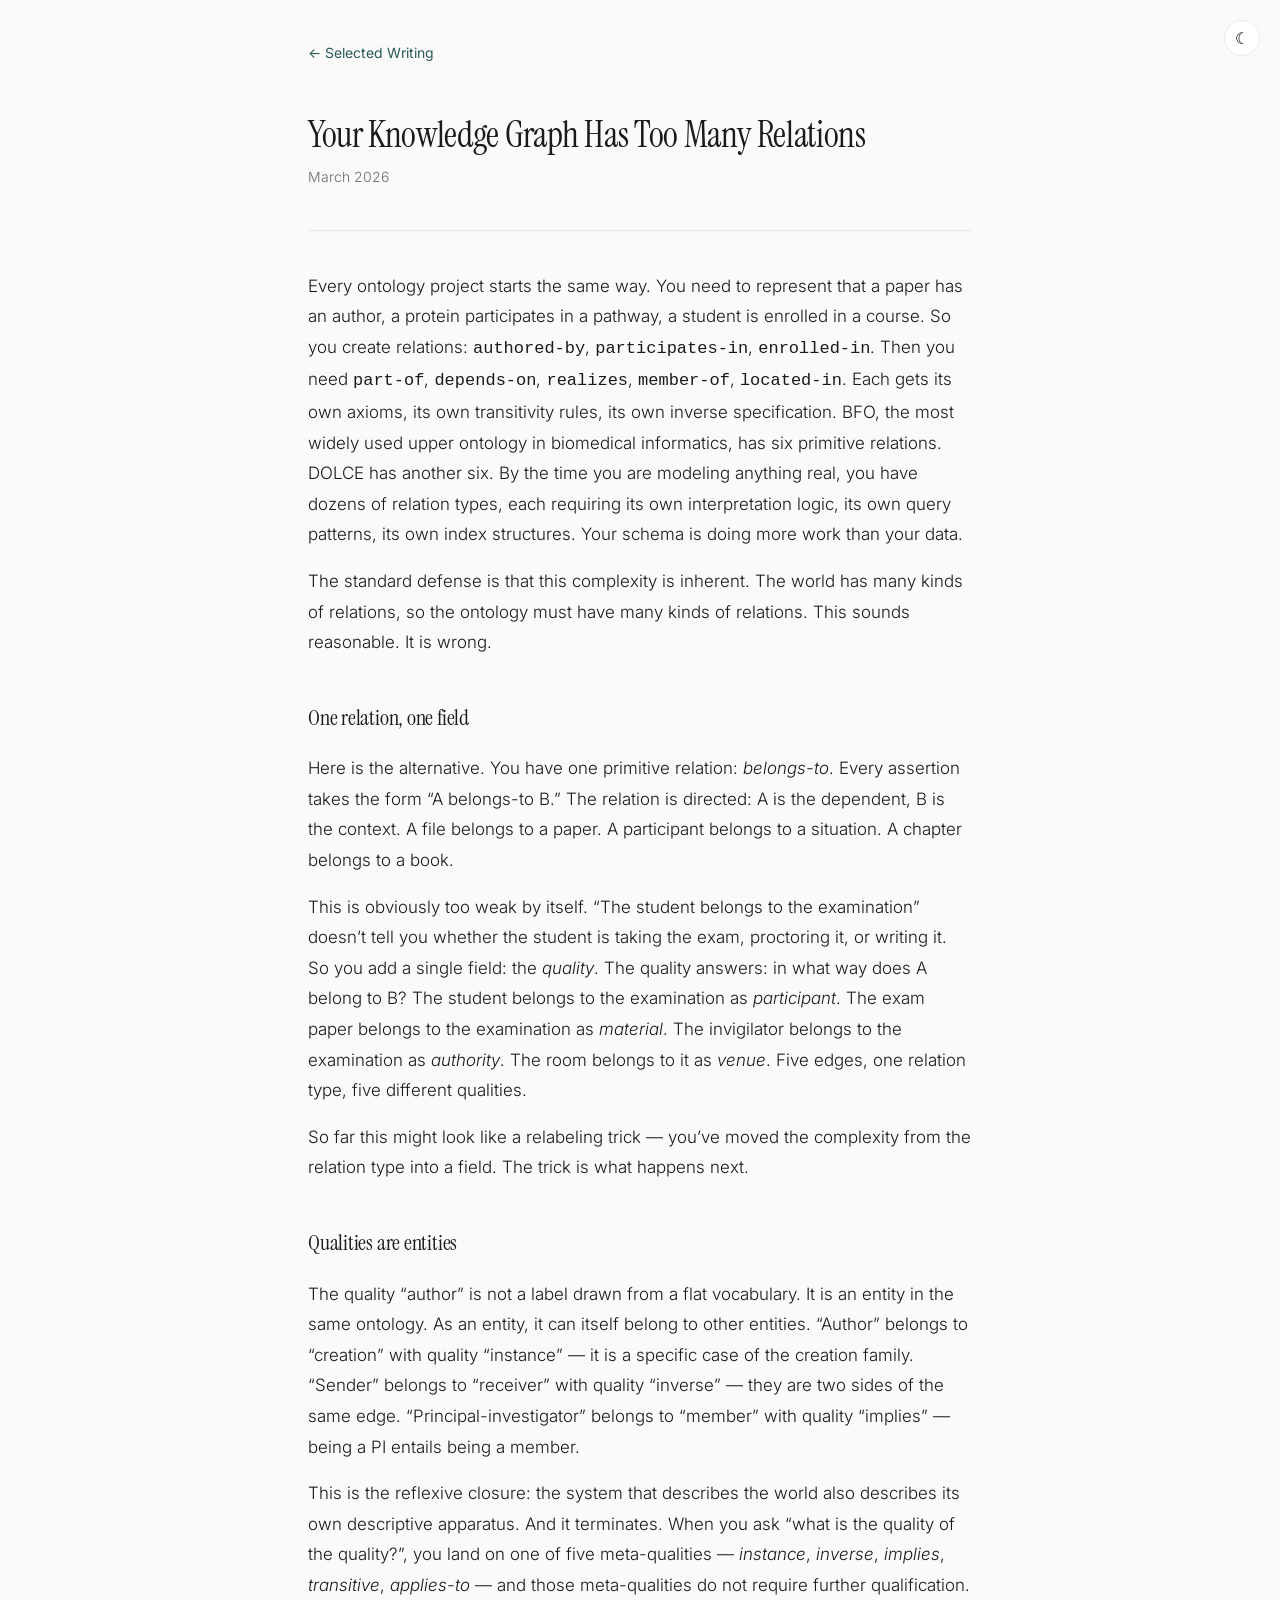
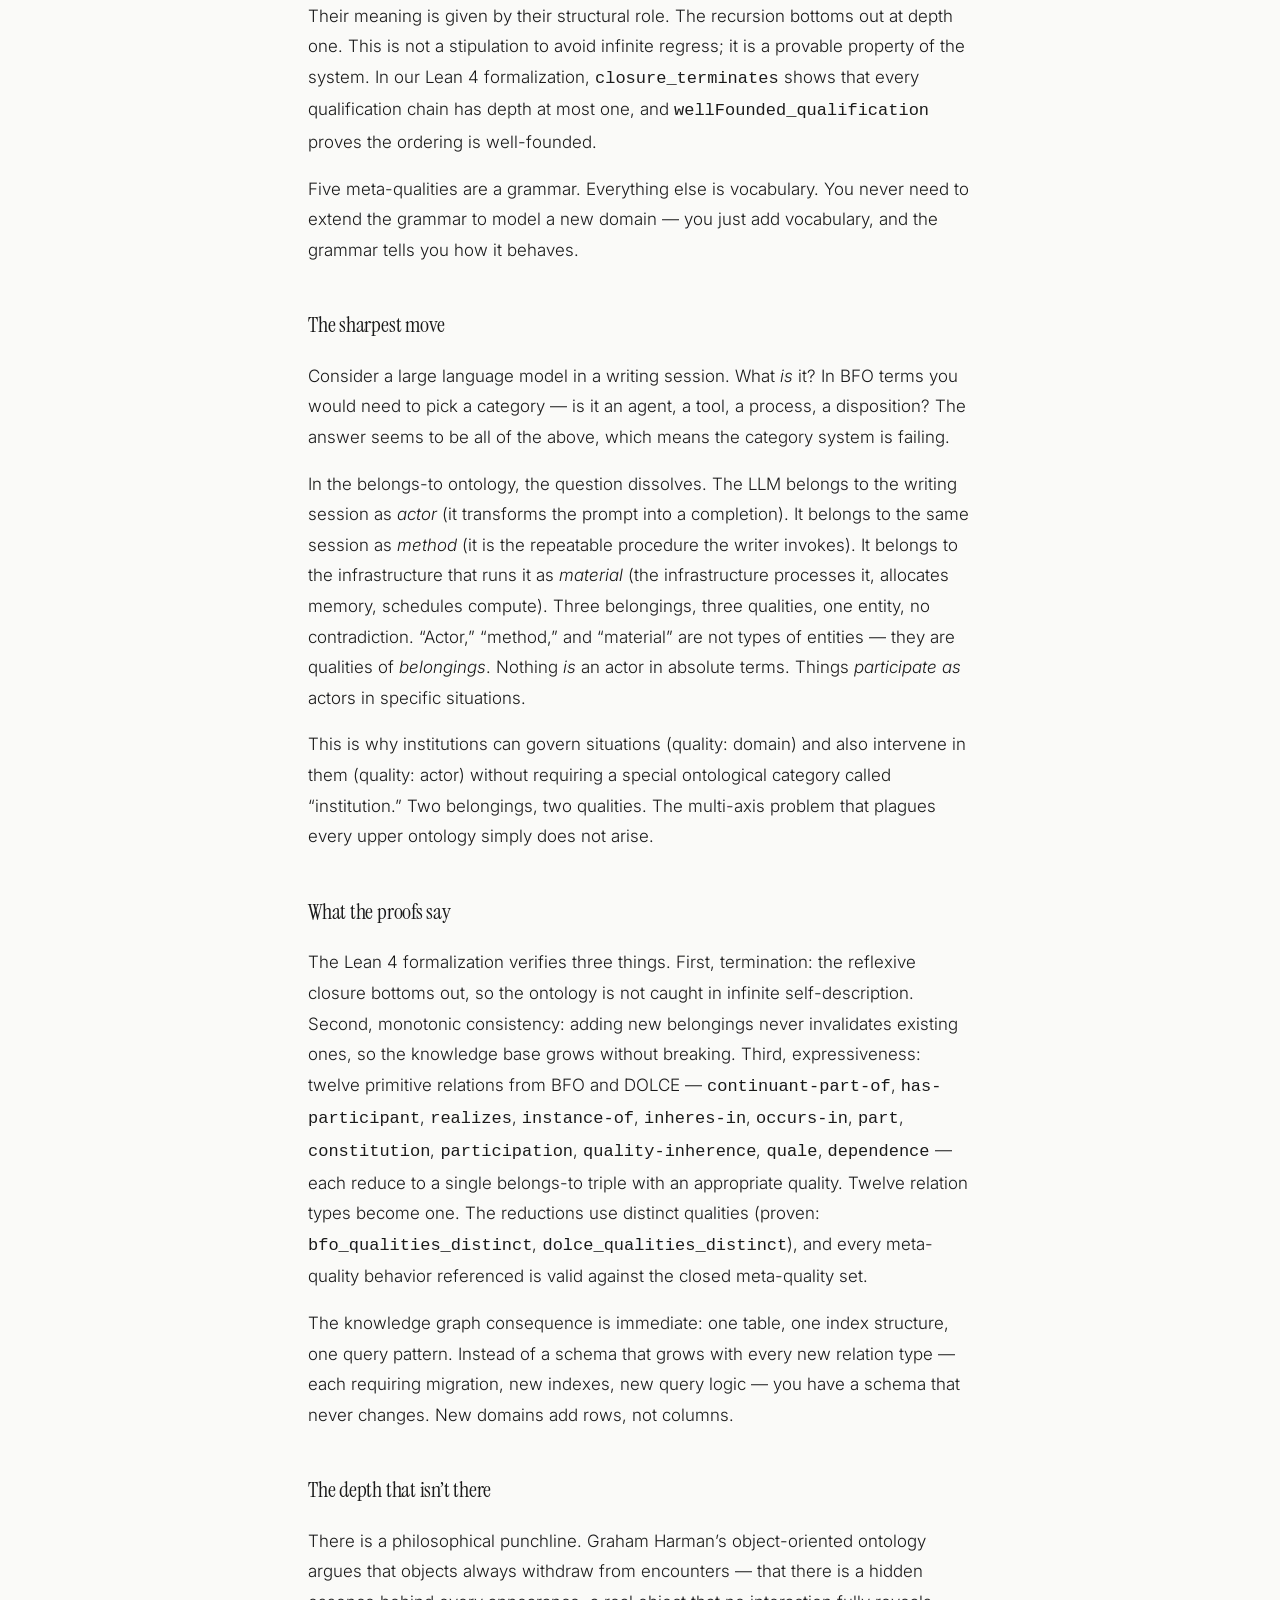
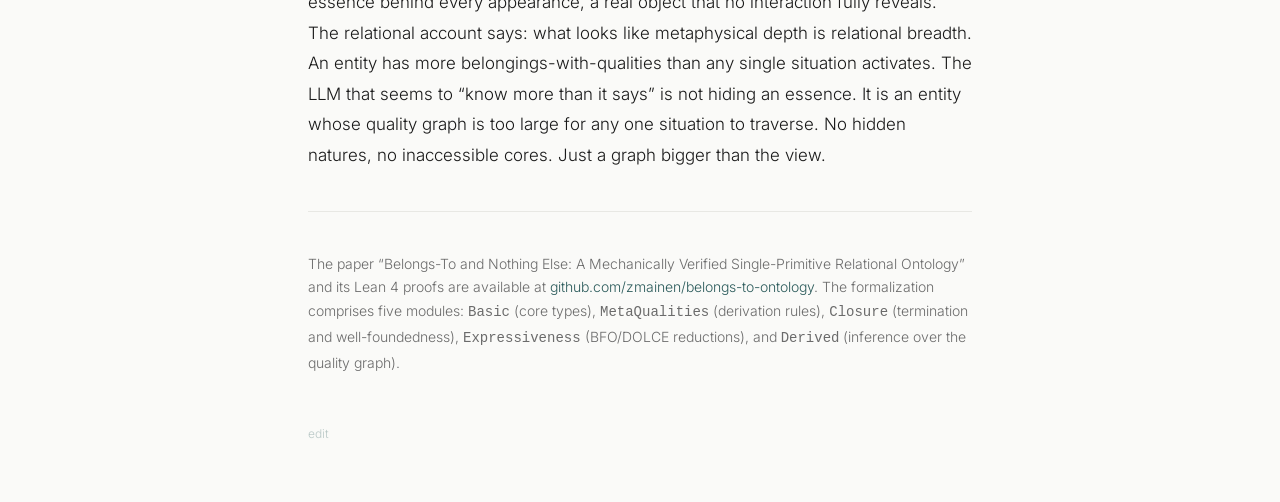
<file: writing/your-knowledge-graph-has-too-many-relations.html>
<!DOCTYPE html>
<html lang="en">
<head>
<meta charset="UTF-8">
<meta name="viewport" content="width=device-width, initial-scale=1.0">
<title>Your Knowledge Graph Has Too Many Relations — Zach Mainen</title>
<link rel="preconnect" href="https://fonts.googleapis.com">
<link rel="preconnect" href="https://fonts.gstatic.com" crossorigin>
<link href="https://fonts.googleapis.com/css2?family=Instrument+Serif:ital@0;1&family=Inter:wght@300;400;500&display=swap" rel="stylesheet">
<link rel="stylesheet" href="style.css">
</head>
<body>
<button id="theme-toggle" aria-label="Toggle dark mode"><span id="toggle-icon">&#9790;</span></button>
<div class="wrap">
<nav><a href="/writing/">&larr; Selected Writing</a></nav>
<header>
<h1>Your Knowledge Graph Has Too Many Relations</h1>
<p class="meta">March 2026</p>
</header>
<article>

      <p>Every ontology project starts the same way. You need to represent that a paper has an author, a protein participates in a pathway, a student is enrolled in a course. So you create relations: <code>authored-by</code>, <code>participates-in</code>, <code>enrolled-in</code>. Then you need <code>part-of</code>, <code>depends-on</code>, <code>realizes</code>, <code>member-of</code>, <code>located-in</code>. Each gets its own axioms, its own transitivity rules, its own inverse specification. BFO, the most widely used upper ontology in biomedical informatics, has six primitive relations. DOLCE has another six. By the time you are modeling anything real, you have dozens of relation types, each requiring its own interpretation logic, its own query patterns, its own index structures. Your schema is doing more work than your data.</p>

      <p>The standard defense is that this complexity is inherent. The world has many kinds of relations, so the ontology must have many kinds of relations. This sounds reasonable. It is wrong.</p>

      <h2>One relation, one field</h2>

      <p>Here is the alternative. You have one primitive relation: <em>belongs-to</em>. Every assertion takes the form &ldquo;A belongs-to B.&rdquo; The relation is directed: A is the dependent, B is the context. A file belongs to a paper. A participant belongs to a situation. A chapter belongs to a book.</p>

      <p>This is obviously too weak by itself. &ldquo;The student belongs to the examination&rdquo; doesn&rsquo;t tell you whether the student is taking the exam, proctoring it, or writing it. So you add a single field: the <em>quality</em>. The quality answers: in what way does A belong to B? The student belongs to the examination as <em>participant</em>. The exam paper belongs to the examination as <em>material</em>. The invigilator belongs to the examination as <em>authority</em>. The room belongs to it as <em>venue</em>. Five edges, one relation type, five different qualities.</p>

      <p>So far this might look like a relabeling trick&nbsp;&mdash; you&rsquo;ve moved the complexity from the relation type into a field. The trick is what happens next.</p>

      <h2>Qualities are entities</h2>

      <p>The quality &ldquo;author&rdquo; is not a label drawn from a flat vocabulary. It is an entity in the same ontology. As an entity, it can itself belong to other entities. &ldquo;Author&rdquo; belongs to &ldquo;creation&rdquo; with quality &ldquo;instance&rdquo;&nbsp;&mdash; it is a specific case of the creation family. &ldquo;Sender&rdquo; belongs to &ldquo;receiver&rdquo; with quality &ldquo;inverse&rdquo;&nbsp;&mdash; they are two sides of the same edge. &ldquo;Principal-investigator&rdquo; belongs to &ldquo;member&rdquo; with quality &ldquo;implies&rdquo;&nbsp;&mdash; being a PI entails being a member.</p>

      <p>This is the reflexive closure: the system that describes the world also describes its own descriptive apparatus. And it terminates. When you ask &ldquo;what is the quality of the quality?&rdquo;, you land on one of five meta-qualities&nbsp;&mdash; <em>instance</em>, <em>inverse</em>, <em>implies</em>, <em>transitive</em>, <em>applies-to</em>&nbsp;&mdash; and those meta-qualities do not require further qualification. Their meaning is given by their structural role. The recursion bottoms out at depth one. This is not a stipulation to avoid infinite regress; it is a provable property of the system. In our Lean 4 formalization, <code>closure_terminates</code> shows that every qualification chain has depth at most one, and <code>wellFounded_qualification</code> proves the ordering is well-founded.</p>

      <p>Five meta-qualities are a grammar. Everything else is vocabulary. You never need to extend the grammar to model a new domain&nbsp;&mdash; you just add vocabulary, and the grammar tells you how it behaves.</p>

      <h2>The sharpest move</h2>

      <p>Consider a large language model in a writing session. What <em>is</em> it? In BFO terms you would need to pick a category&nbsp;&mdash; is it an agent, a tool, a process, a disposition? The answer seems to be all of the above, which means the category system is failing.</p>

      <p>In the belongs-to ontology, the question dissolves. The LLM belongs to the writing session as <em>actor</em> (it transforms the prompt into a completion). It belongs to the same session as <em>method</em> (it is the repeatable procedure the writer invokes). It belongs to the infrastructure that runs it as <em>material</em> (the infrastructure processes it, allocates memory, schedules compute). Three belongings, three qualities, one entity, no contradiction. &ldquo;Actor,&rdquo; &ldquo;method,&rdquo; and &ldquo;material&rdquo; are not types of entities&nbsp;&mdash; they are qualities of <em>belongings</em>. Nothing <em>is</em> an actor in absolute terms. Things <em>participate as</em> actors in specific situations.</p>

      <p>This is why institutions can govern situations (quality: domain) and also intervene in them (quality: actor) without requiring a special ontological category called &ldquo;institution.&rdquo; Two belongings, two qualities. The multi-axis problem that plagues every upper ontology simply does not arise.</p>

      <h2>What the proofs say</h2>

      <p>The Lean 4 formalization verifies three things. First, termination: the reflexive closure bottoms out, so the ontology is not caught in infinite self-description. Second, monotonic consistency: adding new belongings never invalidates existing ones, so the knowledge base grows without breaking. Third, expressiveness: twelve primitive relations from BFO and DOLCE&nbsp;&mdash; <code>continuant-part-of</code>, <code>has-participant</code>, <code>realizes</code>, <code>instance-of</code>, <code>inheres-in</code>, <code>occurs-in</code>, <code>part</code>, <code>constitution</code>, <code>participation</code>, <code>quality-inherence</code>, <code>quale</code>, <code>dependence</code>&nbsp;&mdash; each reduce to a single belongs-to triple with an appropriate quality. Twelve relation types become one. The reductions use distinct qualities (proven: <code>bfo_qualities_distinct</code>, <code>dolce_qualities_distinct</code>), and every meta-quality behavior referenced is valid against the closed meta-quality set.</p>

      <p>The knowledge graph consequence is immediate: one table, one index structure, one query pattern. Instead of a schema that grows with every new relation type&nbsp;&mdash; each requiring migration, new indexes, new query logic&nbsp;&mdash; you have a schema that never changes. New domains add rows, not columns.</p>

      <h2>The depth that isn&rsquo;t there</h2>

      <p>There is a philosophical punchline. Graham Harman&rsquo;s object-oriented ontology argues that objects always withdraw from encounters&nbsp;&mdash; that there is a hidden essence behind every appearance, a real object that no interaction fully reveals. The relational account says: what looks like metaphysical depth is relational breadth. An entity has more belongings-with-qualities than any single situation activates. The LLM that seems to &ldquo;know more than it says&rdquo; is not hiding an essence. It is an entity whose quality graph is too large for any one situation to traverse. No hidden natures, no inaccessible cores. Just a graph bigger than the view.</p>

      <hr class="divider">

      <p class="endnote">The paper &ldquo;Belongs-To and Nothing Else: A Mechanically Verified Single-Primitive Relational Ontology&rdquo; and its Lean 4 proofs are available at <a href="https://github.com/zmainen/belongs-to-ontology">github.com/zmainen/belongs-to-ontology</a>. The formalization comprises five modules: <code>Basic</code> (core types), <code>MetaQualities</code> (derivation rules), <code>Closure</code> (termination and well-foundedness), <code>Expressiveness</code> (BFO/DOLCE reductions), and <code>Derived</code> (inference over the quality graph).</p>

<p class="edit-link"><a href="https://github.com/zmainen/zmainen-web/edit/main/writing/your-knowledge-graph-has-too-many-relations.html">edit</a></p>
</article>
</div>
<script>
const btn=document.getElementById('theme-toggle'),icon=document.getElementById('toggle-icon');function applyTheme(d){document.documentElement.setAttribute('data-theme',d?'dark':'light');icon.innerHTML=d?'&#9788;':'&#9790;';localStorage.setItem('zm-theme',d?'dark':'light')}if(localStorage.getItem('zm-theme')==='dark')applyTheme(true);btn.addEventListener('click',()=>{applyTheme(document.documentElement.getAttribute('data-theme')!=='dark')});
</script>
</body>
</html>
</file>
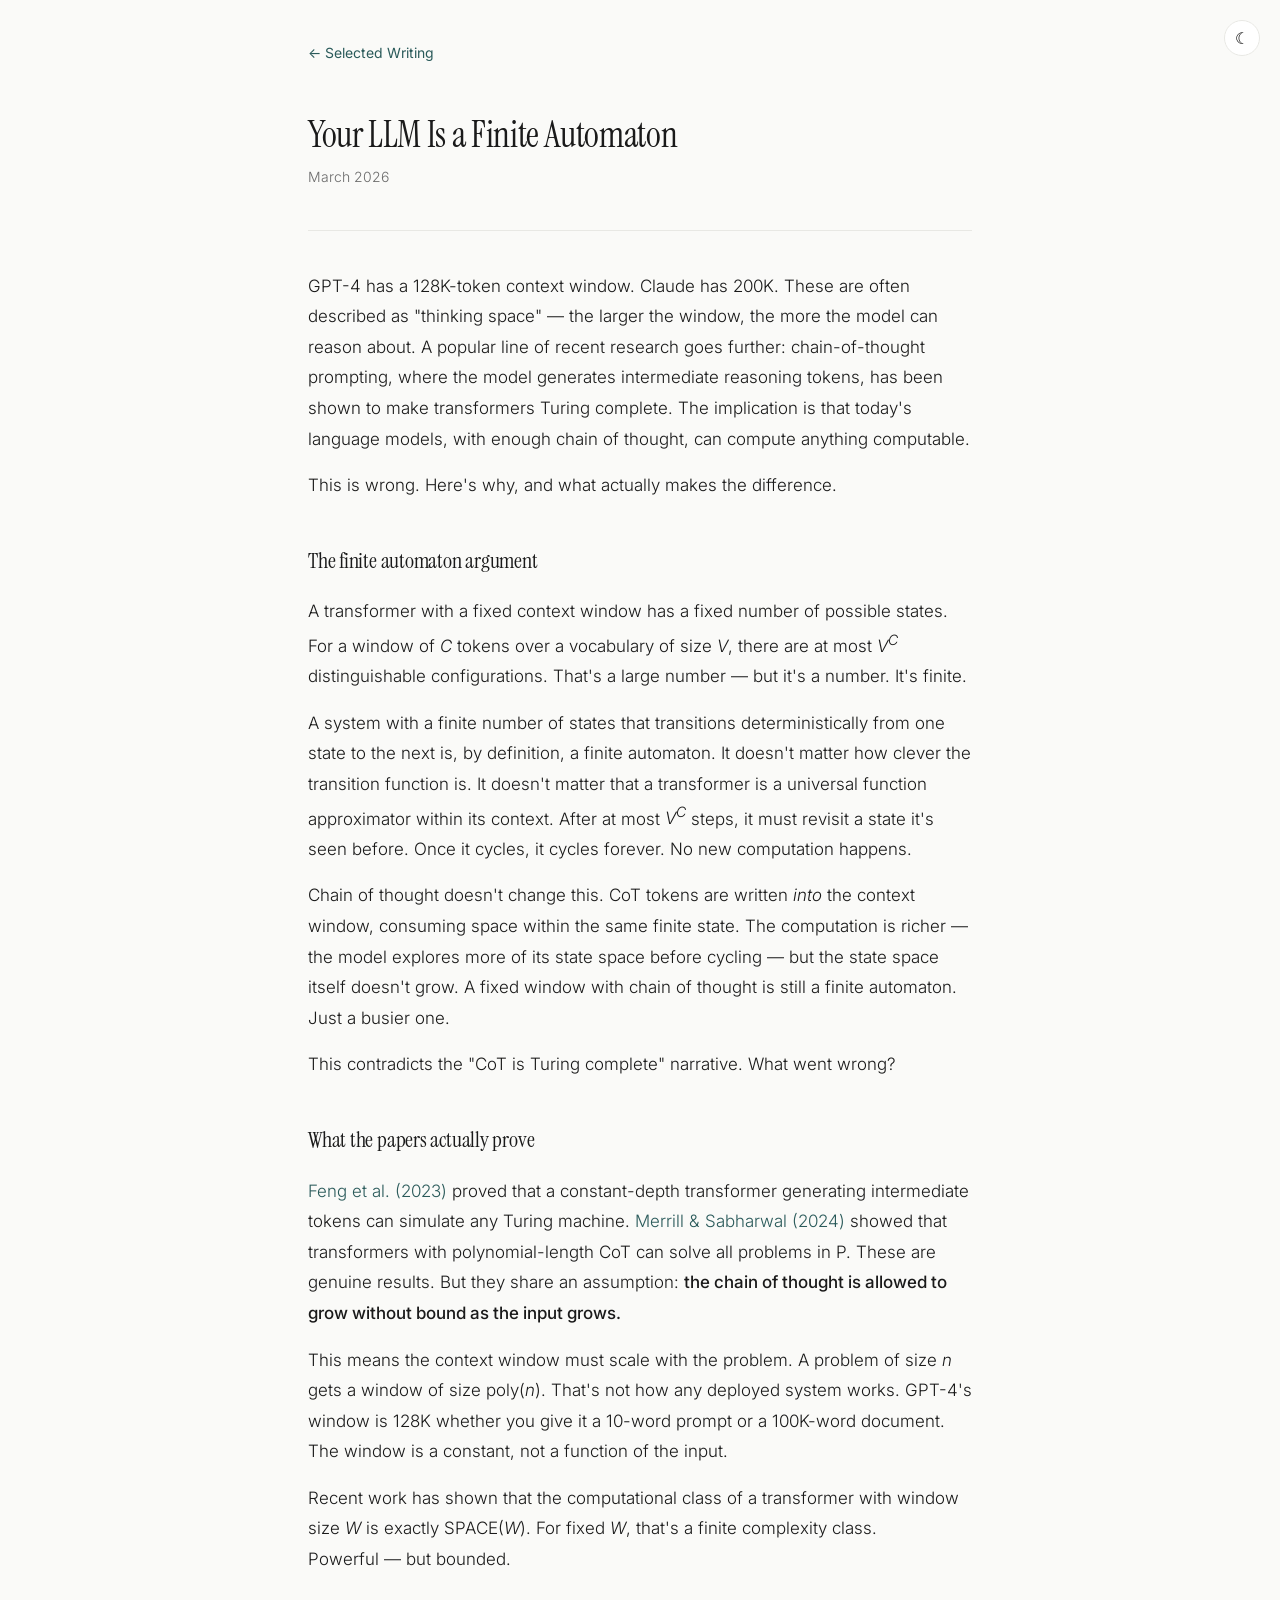
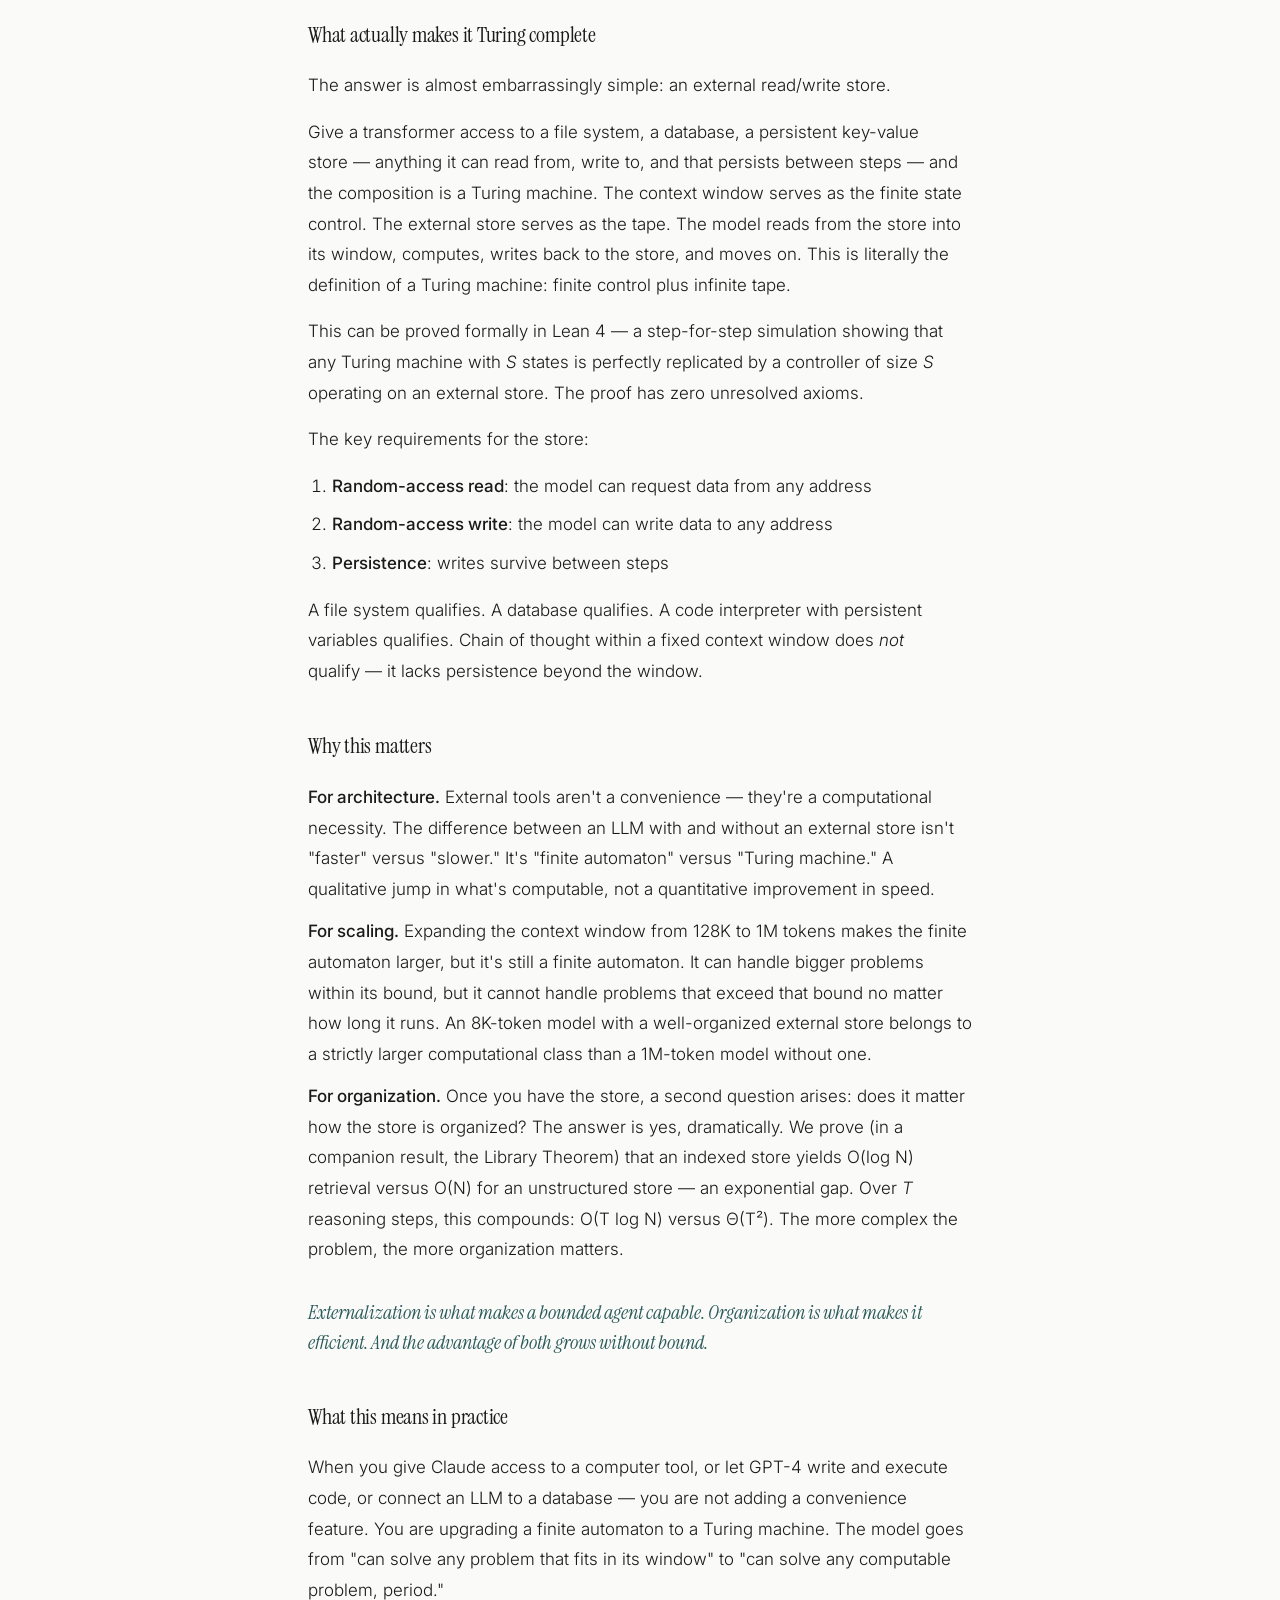
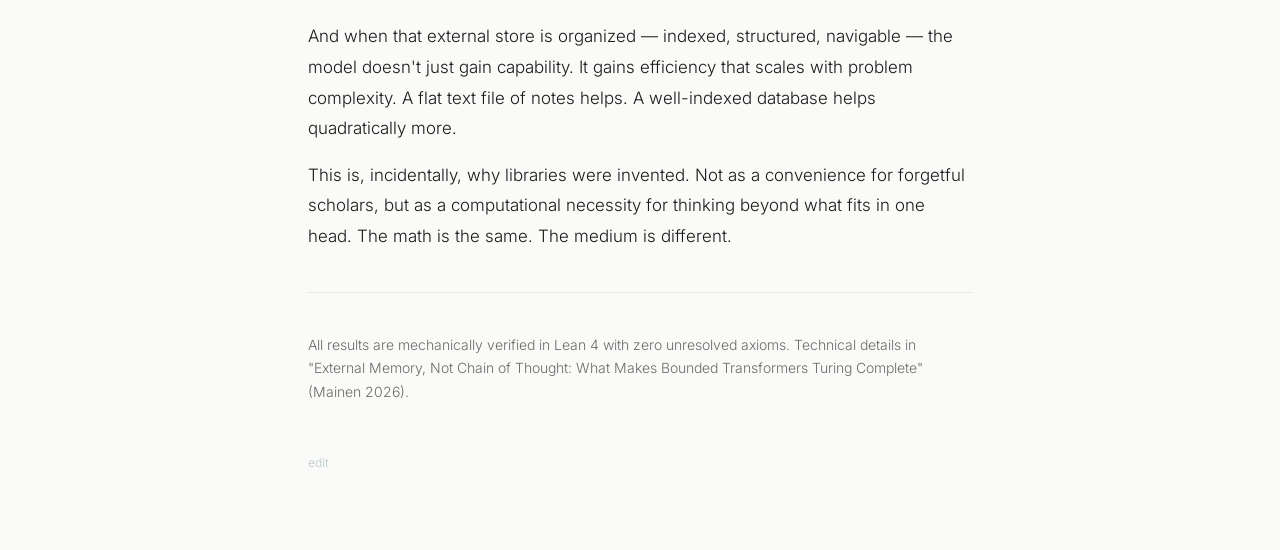
<file: writing/your-llm-is-a-finite-automaton.html>
<!DOCTYPE html>
<html lang="en">
<head>
<meta charset="UTF-8">
<meta name="viewport" content="width=device-width, initial-scale=1.0">
<title>Your LLM Is a Finite Automaton — Zach Mainen</title>
<link rel="preconnect" href="https://fonts.googleapis.com">
<link rel="preconnect" href="https://fonts.gstatic.com" crossorigin>
<link href="https://fonts.googleapis.com/css2?family=Instrument+Serif:ital@0;1&family=Inter:wght@300;400;500&display=swap" rel="stylesheet">
<link rel="stylesheet" href="style.css">
</head>
<body>
<button id="theme-toggle" aria-label="Toggle dark mode"><span id="toggle-icon">&#9790;</span></button>
<div class="wrap">
<nav><a href="/writing/">&larr; Selected Writing</a></nav>
<header>
<h1>Your LLM Is a Finite Automaton</h1>
<p class="meta">March 2026</p>
</header>
<article>

      <p>GPT-4 has a 128K-token context window. Claude has 200K. These are often described as "thinking space"&nbsp;&mdash; the larger the window, the more the model can reason about. A popular line of recent research goes further: chain-of-thought prompting, where the model generates intermediate reasoning tokens, has been shown to make transformers Turing complete. The implication is that today's language models, with enough chain of thought, can compute anything computable.</p>

      <p>This is wrong. Here's why, and what actually makes the difference.</p>

      <h2>The finite automaton argument</h2>

      <p>A transformer with a fixed context window has a fixed number of possible states. For a window of <em>C</em> tokens over a vocabulary of size <em>V</em>, there are at most <em>V<sup>C</sup></em> distinguishable configurations. That's a large number&nbsp;&mdash; but it's a number. It's finite.</p>

      <p>A system with a finite number of states that transitions deterministically from one state to the next is, by definition, a finite automaton. It doesn't matter how clever the transition function is. It doesn't matter that a transformer is a universal function approximator within its context. After at most <em>V<sup>C</sup></em> steps, it must revisit a state it's seen before. Once it cycles, it cycles forever. No new computation happens.</p>

      <p>Chain of thought doesn't change this. CoT tokens are written <em>into</em> the context window, consuming space within the same finite state. The computation is richer&nbsp;&mdash; the model explores more of its state space before cycling&nbsp;&mdash; but the state space itself doesn't grow. A fixed window with chain of thought is still a finite automaton. Just a busier one.</p>

      <p>This contradicts the "CoT is Turing complete" narrative. What went wrong?</p>

      <h2>What the papers actually prove</h2>

      <p><a href="https://arxiv.org/abs/2305.12116">Feng et al. (2023)</a> proved that a constant-depth transformer generating intermediate tokens can simulate any Turing machine. <a href="https://arxiv.org/abs/2310.07923">Merrill &amp; Sabharwal (2024)</a> showed that transformers with polynomial-length CoT can solve all problems in P. These are genuine results. But they share an assumption: <strong>the chain of thought is allowed to grow without bound as the input grows.</strong></p>

      <p>This means the context window must scale with the problem. A problem of size <em>n</em> gets a window of size poly(<em>n</em>). That's not how any deployed system works. GPT-4's window is 128K whether you give it a 10-word prompt or a 100K-word document. The window is a constant, not a function of the input.</p>

      <p>Recent work has shown that the computational class of a transformer with window size <em>W</em> is exactly SPACE(<em>W</em>). For fixed <em>W</em>, that's a finite complexity class. Powerful&nbsp;&mdash; but bounded.</p>

      <h2>What actually makes it Turing complete</h2>

      <p>The answer is almost embarrassingly simple: an external read/write store.</p>

      <p>Give a transformer access to a file system, a database, a persistent key-value store&nbsp;&mdash; anything it can read from, write to, and that persists between steps&nbsp;&mdash; and the composition is a Turing machine. The context window serves as the finite state control. The external store serves as the tape. The model reads from the store into its window, computes, writes back to the store, and moves on. This is literally the definition of a Turing machine: finite control plus infinite tape.</p>

      <p>This can be proved formally in Lean 4&nbsp;&mdash; a step-for-step simulation showing that any Turing machine with <em>S</em> states is perfectly replicated by a controller of size <em>S</em> operating on an external store. The proof has zero unresolved axioms.</p>

      <p>The key requirements for the store:</p>

      <ol>
        <li><strong>Random-access read</strong>: the model can request data from any address</li>
        <li><strong>Random-access write</strong>: the model can write data to any address</li>
        <li><strong>Persistence</strong>: writes survive between steps</li>
      </ol>

      <p>A file system qualifies. A database qualifies. A code interpreter with persistent variables qualifies. Chain of thought within a fixed context window does <em>not</em> qualify&nbsp;&mdash; it lacks persistence beyond the window.</p>

      <h2>Why this matters</h2>

      <div class="consequences">
        <p><strong>For architecture.</strong> External tools aren't a convenience&nbsp;&mdash; they're a computational necessity. The difference between an LLM with and without an external store isn't "faster" versus "slower." It's "finite automaton" versus "Turing machine." A qualitative jump in what's computable, not a quantitative improvement in speed.</p>

        <p><strong>For scaling.</strong> Expanding the context window from 128K to 1M tokens makes the finite automaton larger, but it's still a finite automaton. It can handle bigger problems within its bound, but it cannot handle problems that exceed that bound no matter how long it runs. An 8K-token model with a well-organized external store belongs to a strictly larger computational class than a 1M-token model without one.</p>

        <p><strong>For organization.</strong> Once you have the store, a second question arises: does it matter how the store is organized? The answer is yes, dramatically. We prove (in a companion result, the Library Theorem) that an indexed store yields O(log N) retrieval versus O(N) for an unstructured store&nbsp;&mdash; an exponential gap. Over <em>T</em> reasoning steps, this compounds: O(T&nbsp;log&nbsp;N) versus &Theta;(T&sup2;). The more complex the problem, the more organization matters.</p>
      </div>

      <span class="highlight">Externalization is what makes a bounded agent capable. Organization is what makes it efficient. And the advantage of both grows without bound.</span>

      <h2>What this means in practice</h2>

      <p>When you give Claude access to a computer tool, or let GPT-4 write and execute code, or connect an LLM to a database&nbsp;&mdash; you are not adding a convenience feature. You are upgrading a finite automaton to a Turing machine. The model goes from "can solve any problem that fits in its window" to "can solve any computable problem, period."</p>

      <p>And when that external store is organized&nbsp;&mdash; indexed, structured, navigable&nbsp;&mdash; the model doesn't just gain capability. It gains efficiency that scales with problem complexity. A flat text file of notes helps. A well-indexed database helps quadratically more.</p>

      <p>This is, incidentally, why libraries were invented. Not as a convenience for forgetful scholars, but as a computational necessity for thinking beyond what fits in one head. The math is the same. The medium is different.</p>

      <hr class="divider">

      <p class="endnote">All results are mechanically verified in Lean 4 with zero unresolved axioms. Technical details in "External Memory, Not Chain of Thought: What Makes Bounded Transformers Turing Complete" (Mainen 2026).</p>

<p class="edit-link"><a href="https://github.com/zmainen/zmainen-web/edit/main/writing/your-llm-is-a-finite-automaton.html">edit</a></p>
</article>
</div>
<script>
const btn=document.getElementById('theme-toggle'),icon=document.getElementById('toggle-icon');function applyTheme(d){document.documentElement.setAttribute('data-theme',d?'dark':'light');icon.innerHTML=d?'&#9788;':'&#9790;';localStorage.setItem('zm-theme',d?'dark':'light')}if(localStorage.getItem('zm-theme')==='dark')applyTheme(true);btn.addEventListener('click',()=>{applyTheme(document.documentElement.getAttribute('data-theme')!=='dark')});
</script>
</body>
</html>
</file>
<file: writing/style.css>
*, *::before, *::after { box-sizing: border-box; margin: 0; padding: 0; }

:root {
  --bg: #FAFAF8;
  --text: #1a1a1a;
  --muted: #6b6b6b;
  --accent: #2a5a5a;
  --border: #e8e8e4;
  --card-bg: #ffffff;
}

[data-theme="dark"] {
  --bg: #131313;
  --text: #e8e6e2;
  --muted: #999;
  --accent: #6aaeae;
  --border: #2a2a2a;
  --card-bg: #1a1a1a;
}

html { scroll-behavior: smooth; }

body {
  background: var(--bg);
  color: var(--text);
  font-family: 'Inter', -apple-system, system-ui, sans-serif;
  font-weight: 300;
  font-size: 17px;
  line-height: 1.8;
  transition: background 0.3s, color 0.3s;
}

a { color: var(--accent); text-decoration: none; }
a:hover { text-decoration: underline; }

.wrap {
  max-width: 720px;
  margin: 0 auto;
  padding: 0 28px;
}

nav {
  padding: 40px 0 0;
  font-size: 14px;
  font-weight: 400;
}

header {
  padding: 48px 0 40px;
  border-bottom: 1px solid var(--border);
}

header h1 {
  font-family: 'Instrument Serif', serif;
  font-size: 36px;
  font-weight: 400;
  line-height: 1.2;
  letter-spacing: -0.01em;
  margin-bottom: 8px;
}

header .meta {
  font-size: 14px;
  color: var(--muted);
}

header .intro {
  font-size: 15px;
  color: var(--muted);
  margin-top: 4px;
}

/* Essay body */
article { padding: 40px 0 60px; }

article h2 {
  font-family: 'Instrument Serif', serif;
  font-size: 22px;
  font-weight: 400;
  margin: 40px 0 16px;
  letter-spacing: -0.01em;
}

article p {
  margin-bottom: 16px;
}

article ol, article ul {
  margin: 16px 0;
  padding-left: 24px;
}

article li {
  margin-bottom: 8px;
}

article em { font-style: italic; }
article strong { font-weight: 500; }

article .highlight {
  display: block;
  font-family: 'Instrument Serif', serif;
  font-style: italic;
  font-size: 20px;
  line-height: 1.5;
  color: var(--accent);
  margin: 32px 0;
  padding: 0;
}

article .consequences {
  margin: 16px 0;
}

article .consequences p {
  margin-bottom: 12px;
}

article .divider {
  border: none;
  border-top: 1px solid var(--border);
  margin: 40px 0;
}

article .endnote {
  font-size: 14px;
  color: var(--muted);
  line-height: 1.7;
}

/* Index page */
.essay-list {
  list-style: none;
  padding: 40px 0;
}

.essay-list li {
  padding: 20px 0;
  border-bottom: 1px solid var(--border);
}

.essay-list li:last-child { border-bottom: none; }

.essay-list .meta {
  font-size: 13px;
  color: var(--muted);
}

.essay-list .desc {
  font-size: 14px;
  color: var(--muted);
  line-height: 1.6;
}

.also {
  font-size: 14px;
  color: var(--muted);
  padding-bottom: 60px;
}

footer {
  padding: 32px 0;
  text-align: center;
  font-size: 13px;
  color: var(--muted);
}

#theme-toggle {
  position: fixed;
  top: 20px;
  right: 20px;
  z-index: 100;
  width: 36px; height: 36px;
  border-radius: 50%;
  border: 1px solid var(--border);
  background: var(--card-bg);
  cursor: pointer;
  display: flex; align-items: center; justify-content: center;
  font-size: 16px;
  transition: border-color 0.3s, background 0.3s;
}
#theme-toggle:hover { border-color: var(--accent); }

.edit-link {
  margin-top: 48px;
  font-family: 'Inter', sans-serif;
  font-size: 12px;
  opacity: 0.3;
}
.edit-link:hover {
  opacity: 0.8;
}

@media (max-width: 540px) {
  .wrap { padding: 0 20px; }
  header h1 { font-size: 28px; }
}
</file>
